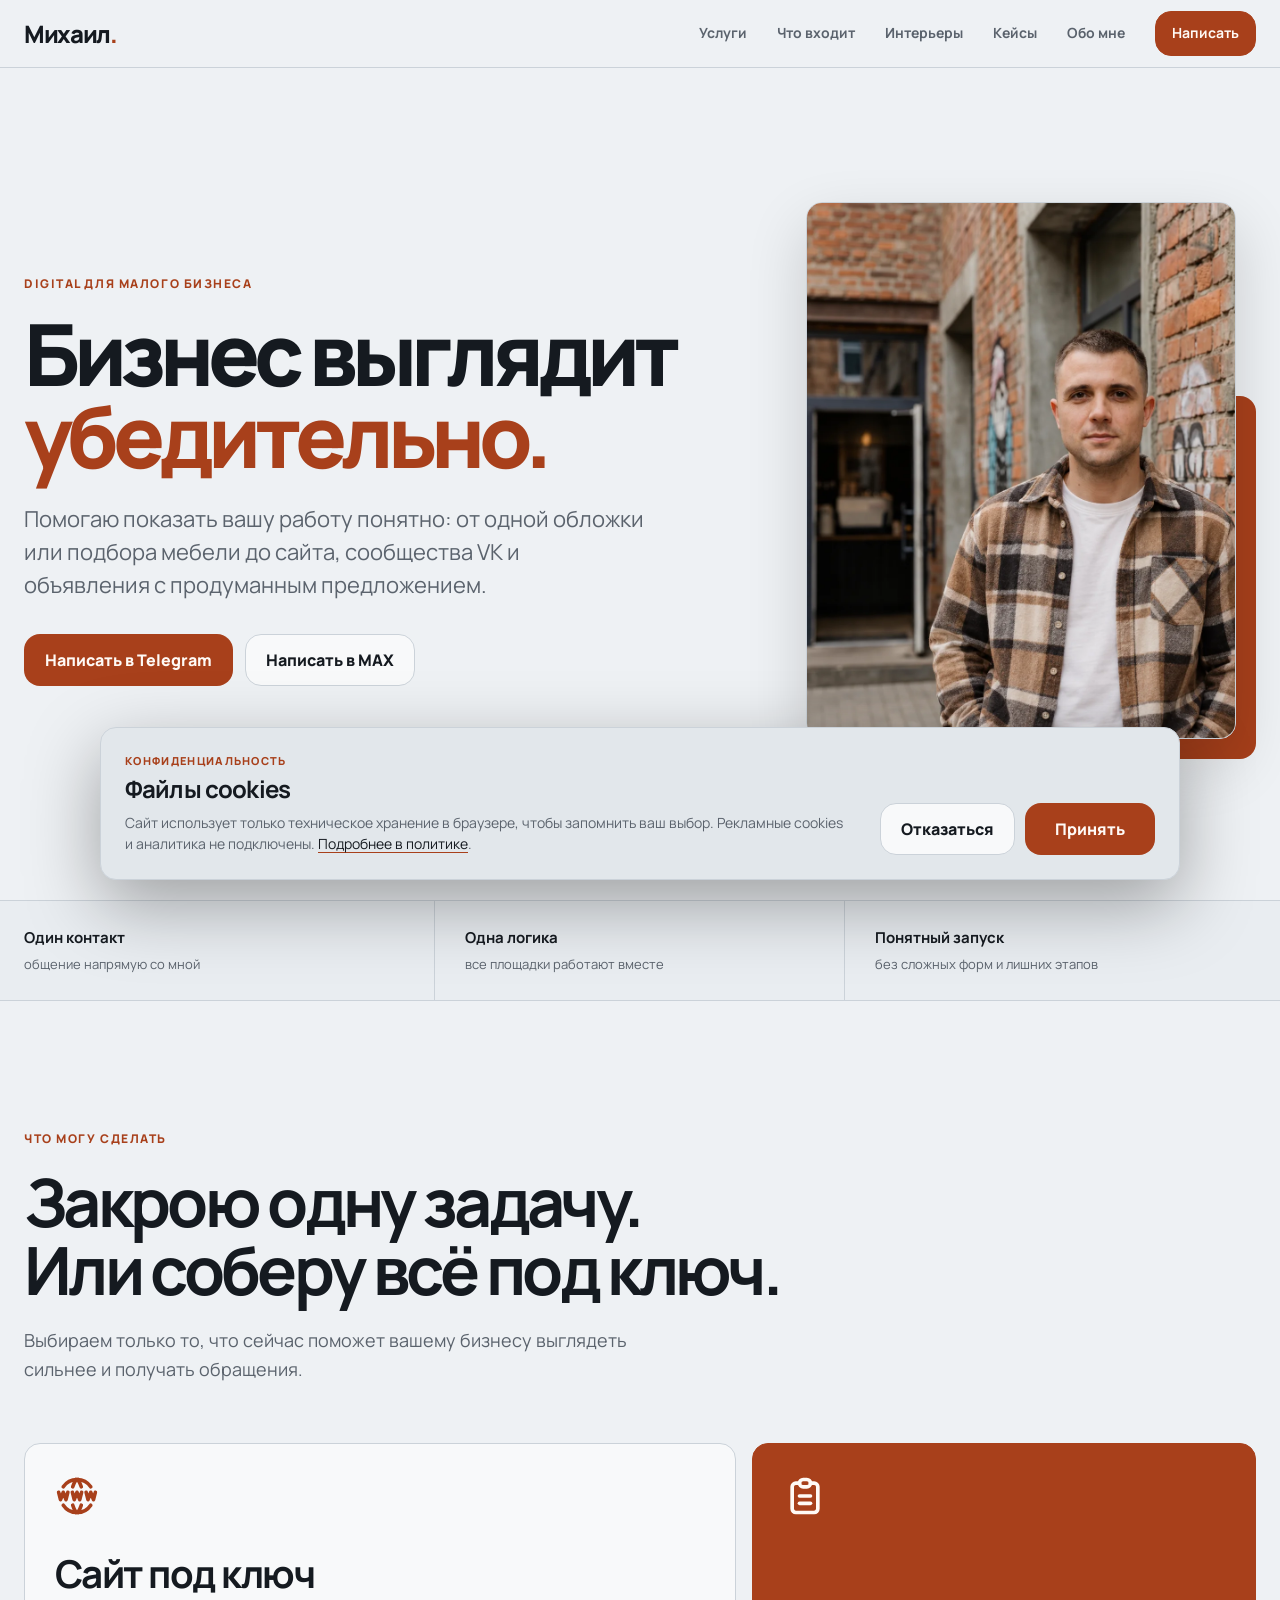
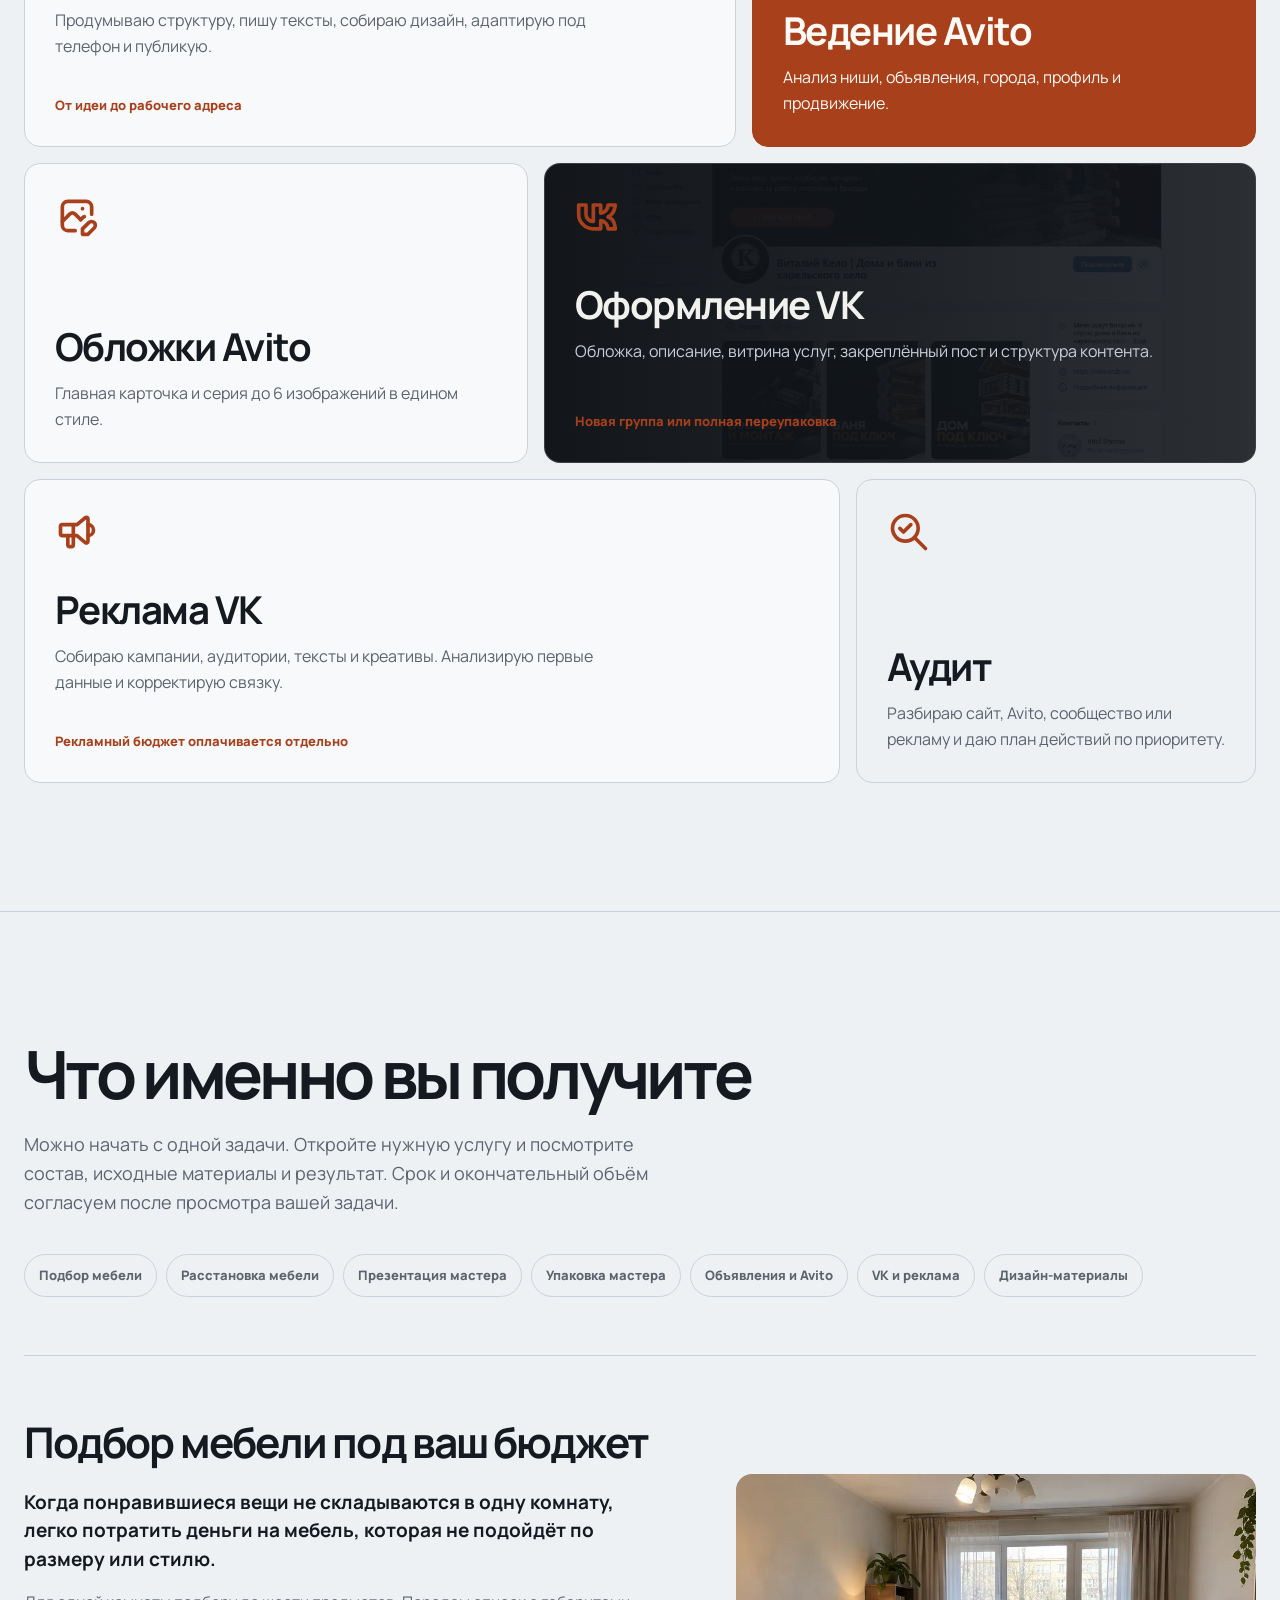
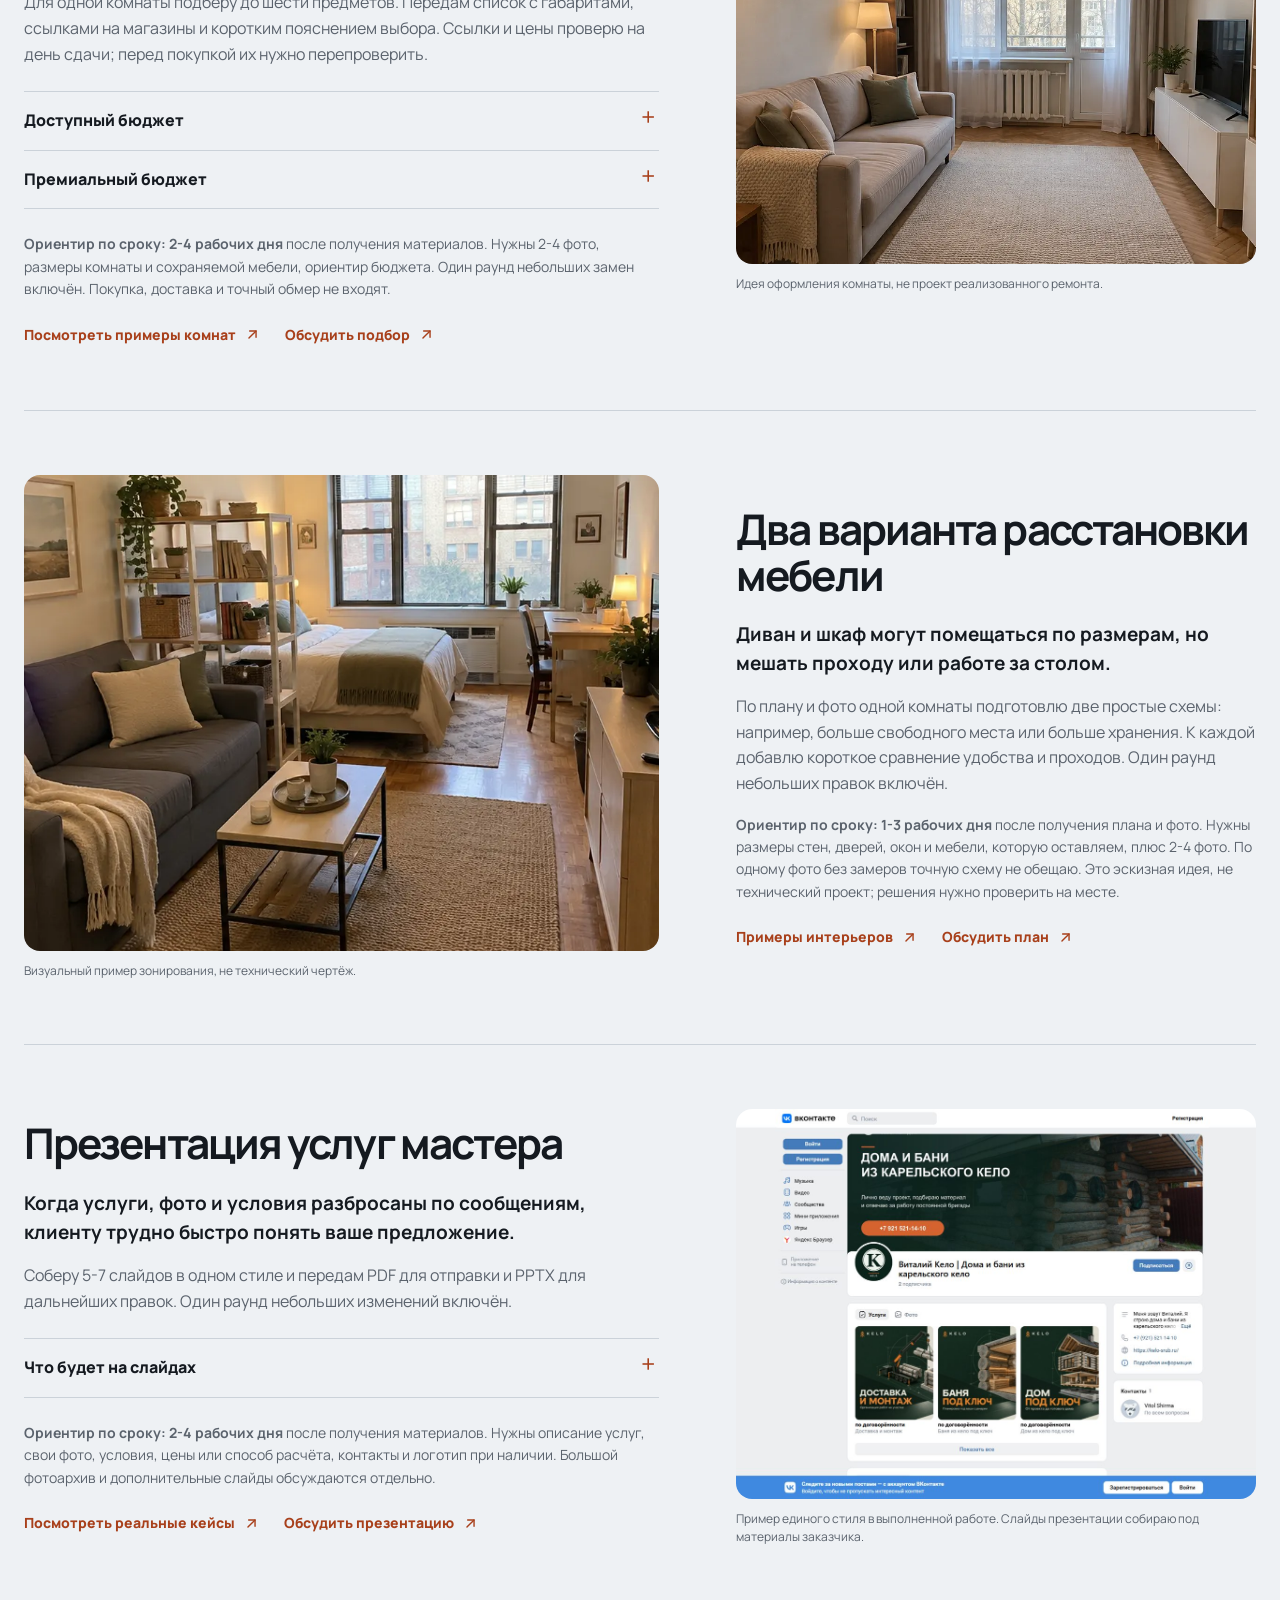
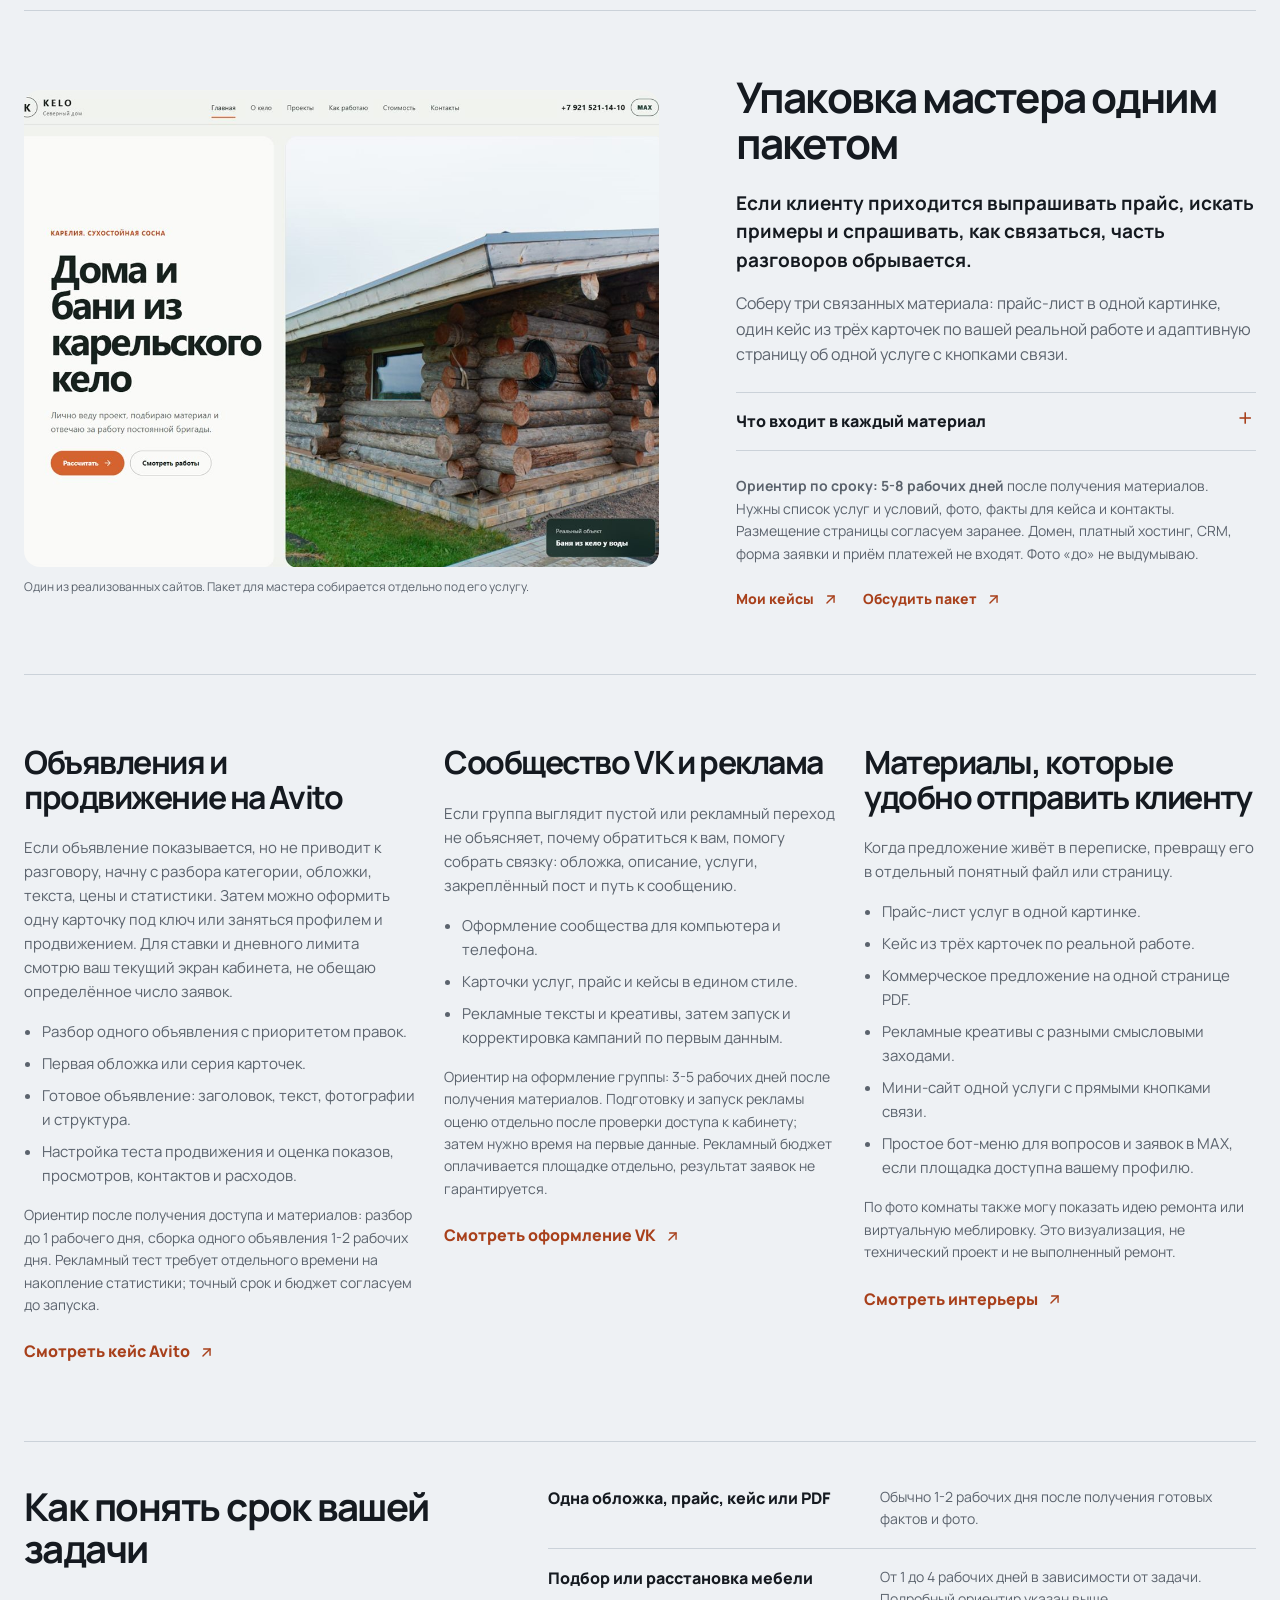
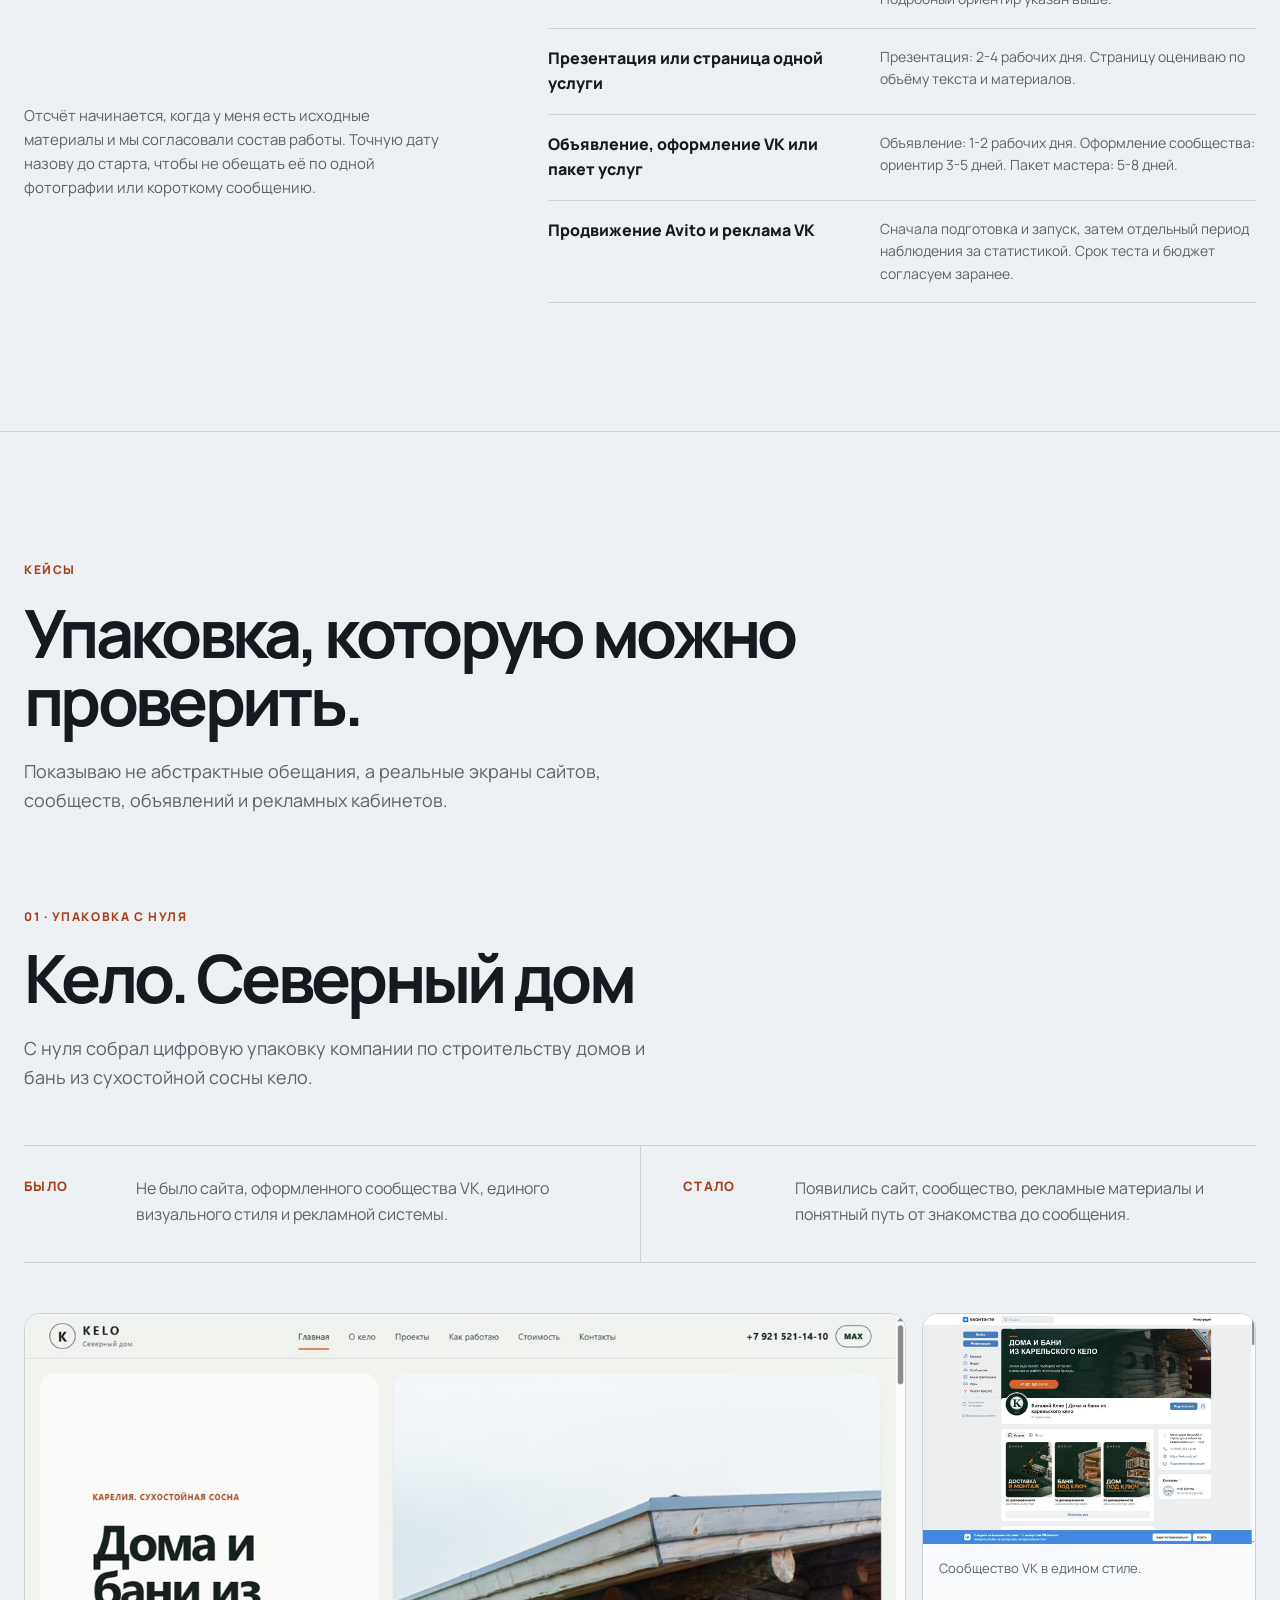
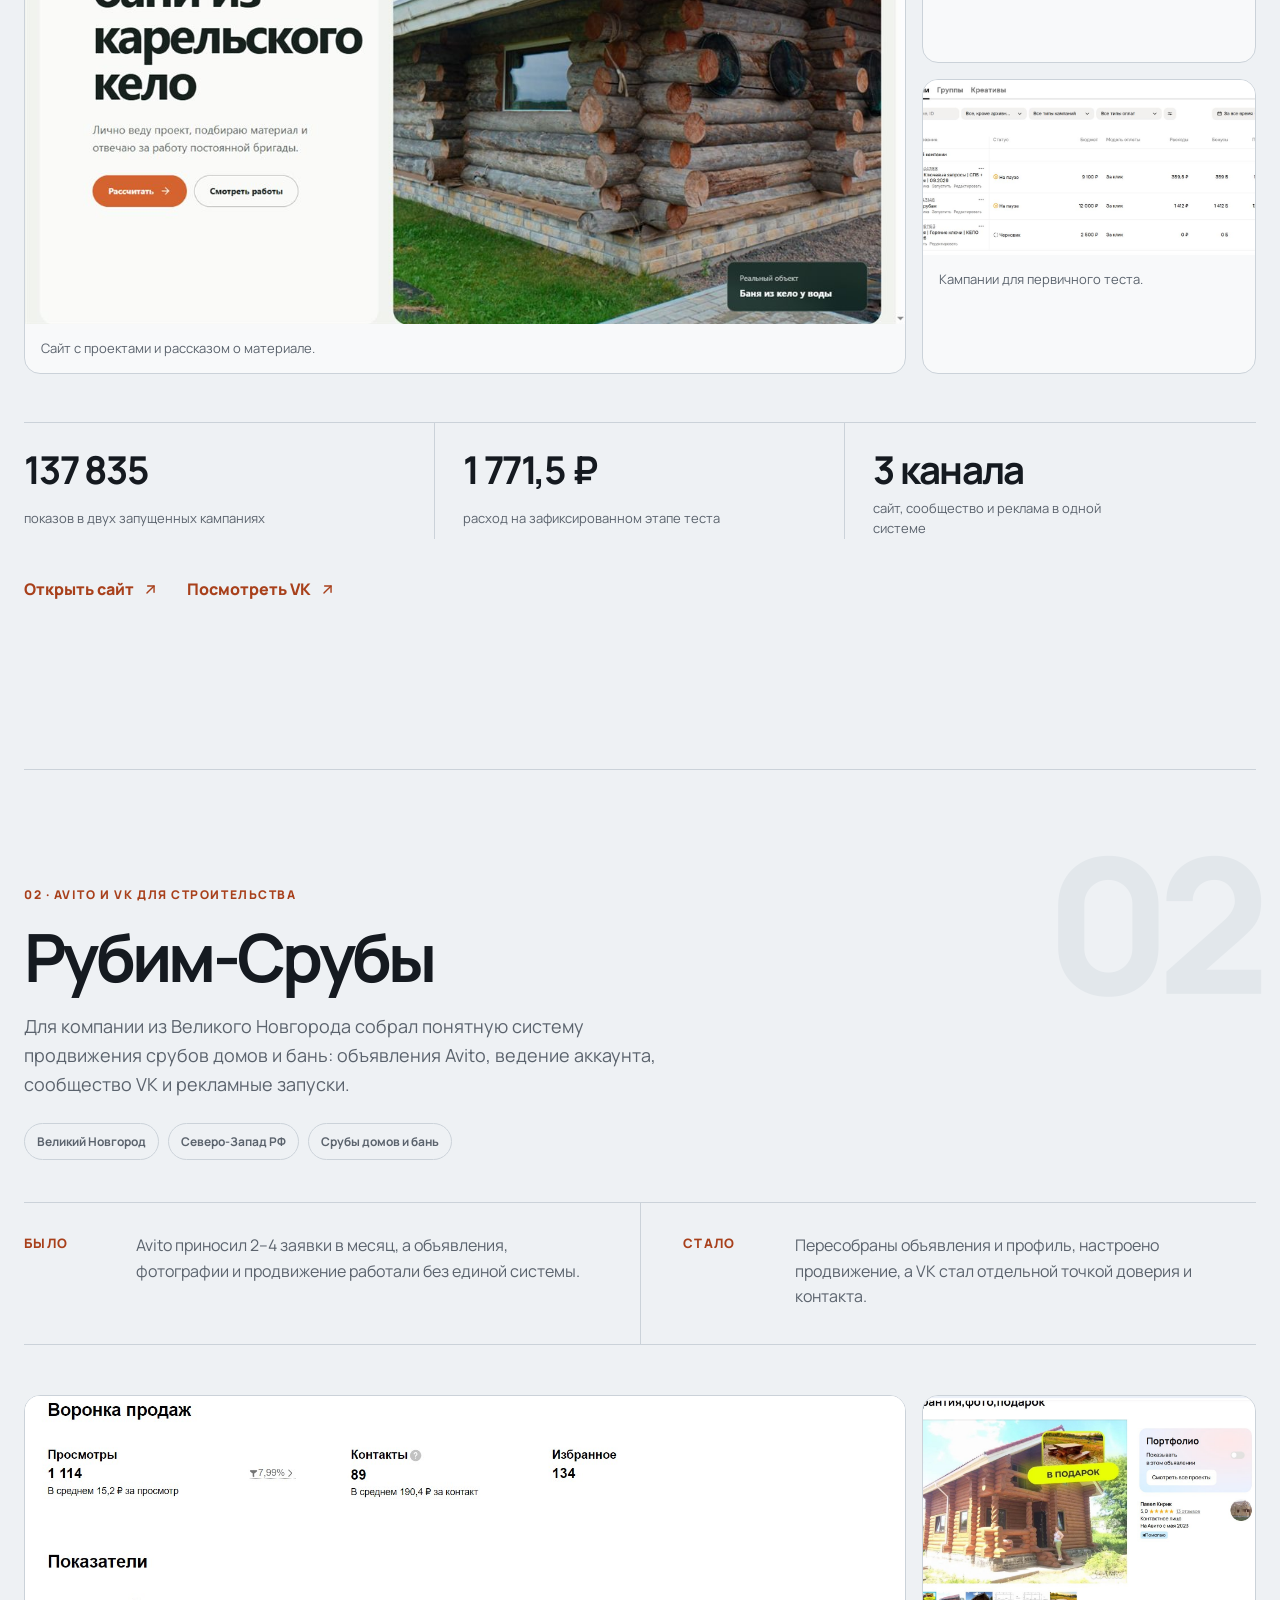
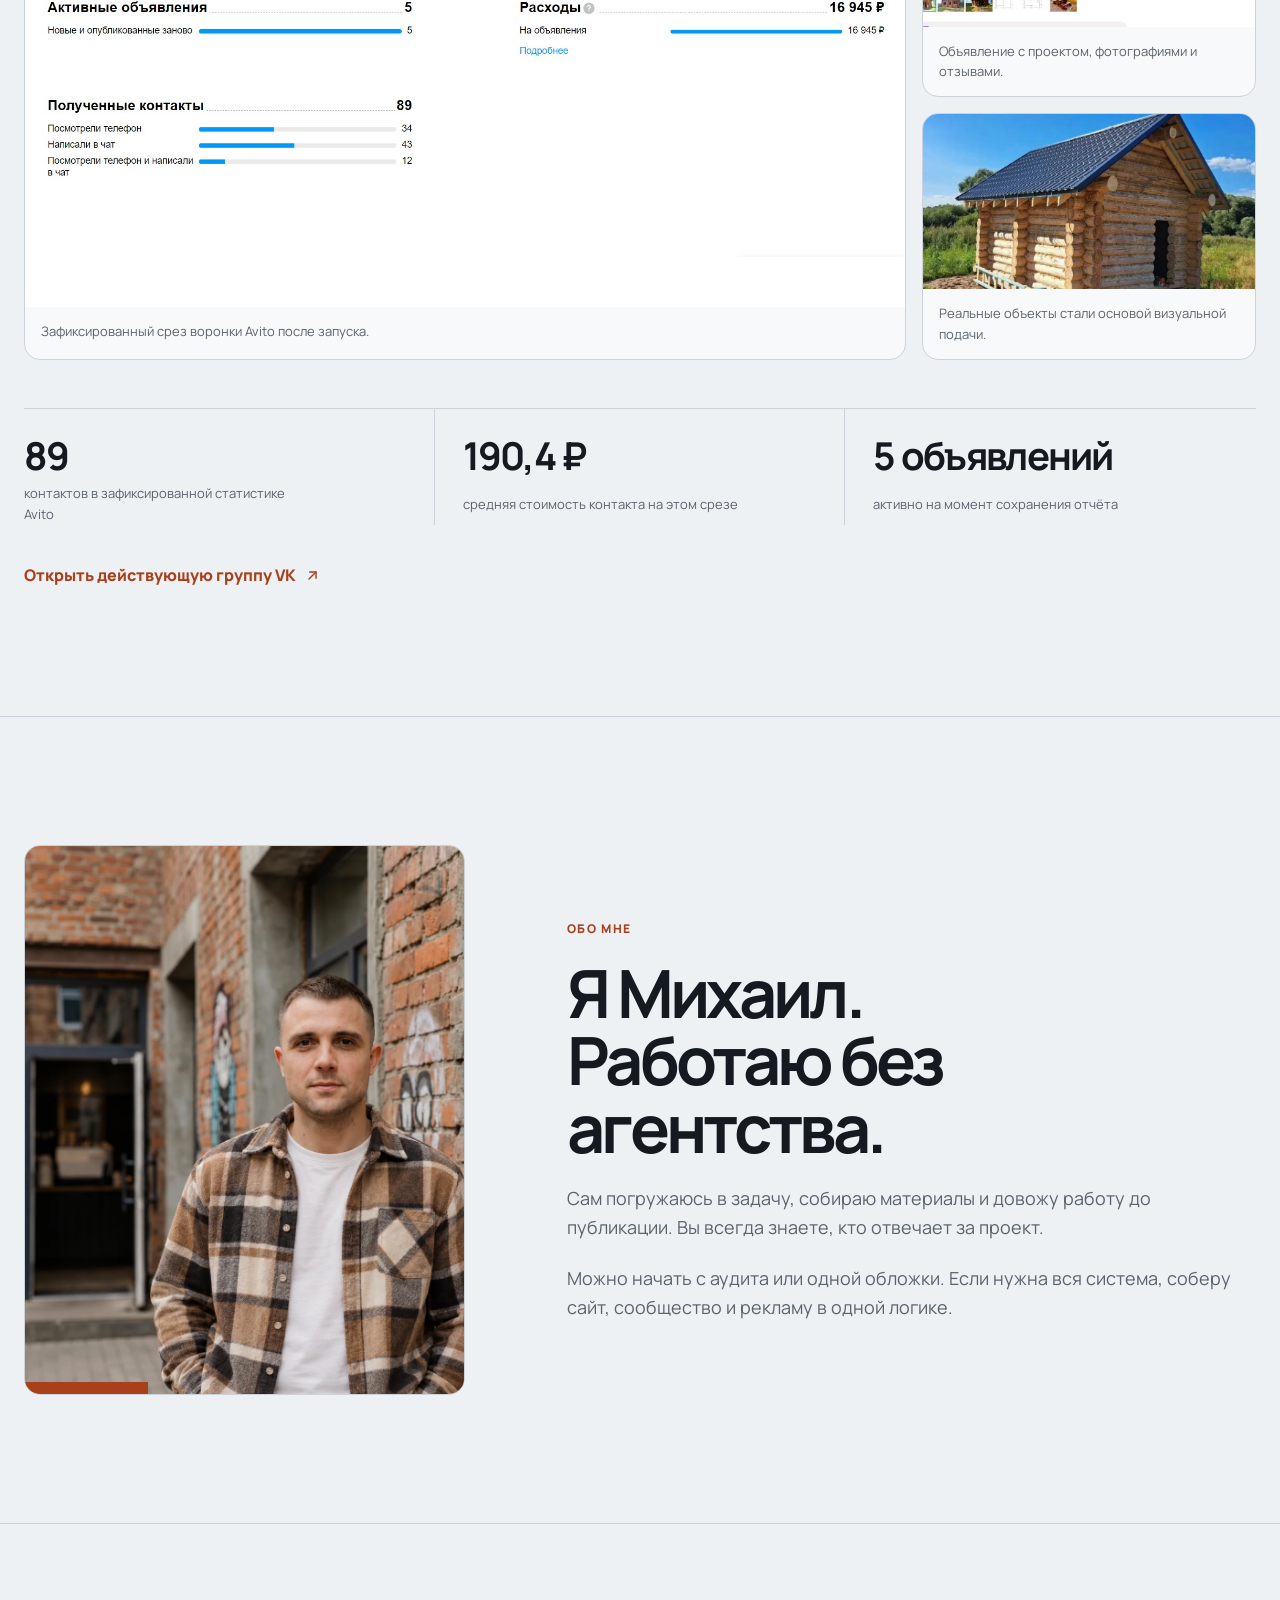
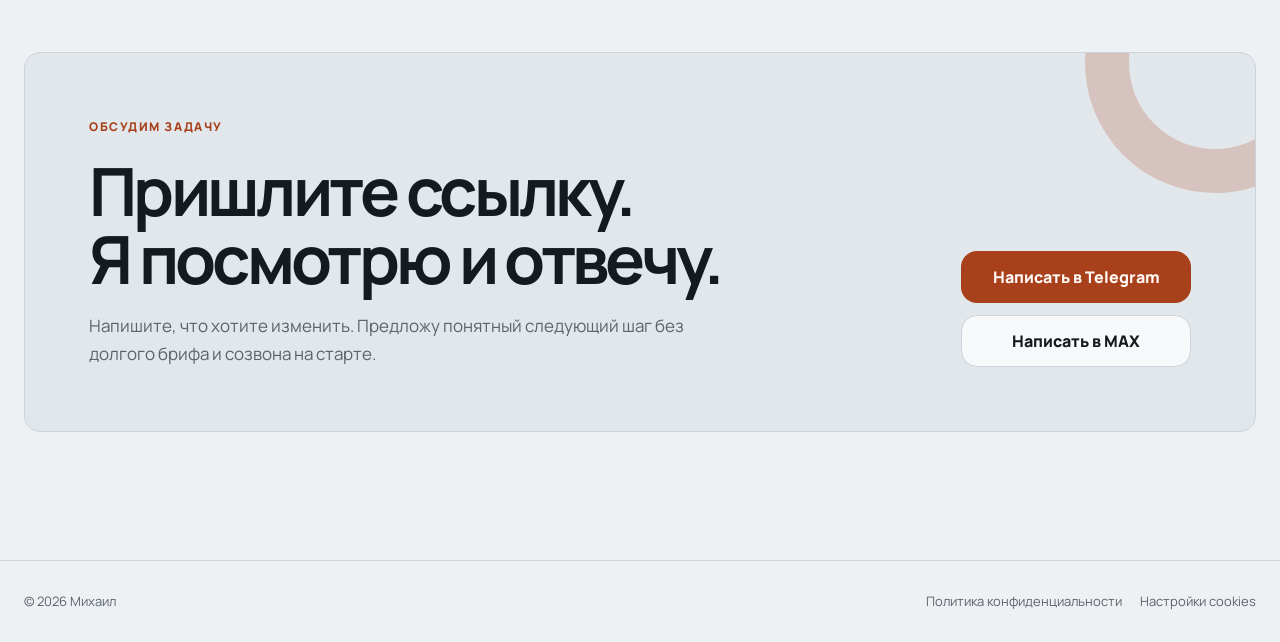
<file: index.html>
<!DOCTYPE html>
<html lang="ru">
<head>
  <meta charset="utf-8">
  <meta name="viewport" content="width=device-width, initial-scale=1">
  <title>Михаил | Портфолио услуг и идей для интерьера</title>
  <meta name="description" content="Портфолио Михаила: подбор и расстановка мебели, презентации и упаковка услуг мастера, объявления Avito, оформление VK, сайты и визуальные материалы.">
  <meta name="theme-color" content="#101318">
  <meta property="og:type" content="website">
  <meta property="og:locale" content="ru_RU">
  <meta property="og:title" content="Михаил | Портфолио услуг и идей для интерьера">
  <meta property="og:description" content="Посмотрите состав услуг и примеры: мебель, презентации, сайты, объявления Avito, оформление VK.">
  <meta property="og:url" content="https://mixailalecseevich-glitch.github.io/mihailavi-ru/">
  <meta property="og:image" content="https://mixailalecseevich-glitch.github.io/mihailavi-ru/assets/images/og-cover.jpg">
  <link rel="canonical" href="https://mixailalecseevich-glitch.github.io/mihailavi-ru/">
  <link rel="icon" href="assets/images/favicon.png" type="image/png">
  <link rel="preload" href="assets/fonts/manrope-700.ttf" as="font" type="font/ttf" crossorigin>
  <link rel="preload" href="assets/images/mikhail-cafe-approved.webp" as="image" type="image/webp" fetchpriority="high">
  <link rel="stylesheet" href="assets/fonts/manrope.css">
  <link rel="stylesheet" href="css/style.css">
  <script src="js/main.js" defer></script>
</head>
<body>
  <a class="skip-link" href="#main">Перейти к содержанию</a>

  <header class="site-header" data-header>
    <div class="shell header-inner">
      <a class="brand" href="#top" aria-label="Михаил, на главную">Михаил<span aria-hidden="true">.</span></a>
      <button class="menu-button" type="button" aria-expanded="false" aria-controls="site-nav" data-menu-button>
        <span class="menu-button-label">Меню</span>
        <span class="menu-button-lines" aria-hidden="true"><i></i><i></i></span>
      </button>
      <nav class="site-nav" id="site-nav" aria-label="Основная навигация" data-menu>
        <a href="#services">Услуги</a>
        <a href="#offer-catalog">Что входит</a>
        <a href="interiors/">Интерьеры</a>
        <a href="#case">Кейсы</a>
        <a href="#about">Обо мне</a>
        <a class="nav-contact" href="https://t.me/Mixail_AVITO" target="_blank" rel="noopener noreferrer">Написать</a>
      </nav>
    </div>
  </header>

  <main id="main">
    <section class="hero" id="top">
      <div class="shell hero-grid">
        <div class="hero-copy">
          <p class="kicker">Digital для малого бизнеса</p>
          <h1>Бизнес выглядит <span>убедительно.</span></h1>
          <p class="hero-lead">Помогаю показать вашу работу понятно: от одной обложки или подбора мебели до сайта, сообщества VK и объявления с продуманным предложением.</p>
          <div class="hero-actions" role="group" aria-label="Связаться с Михаилом">
            <a class="button button-primary" href="https://t.me/Mixail_AVITO" target="_blank" rel="noopener noreferrer">Написать в Telegram</a>
            <a class="button button-secondary" href="https://max.ru/u/f9LHodD0cOINee3s1_-P0YZuIoNThUuMHRry6sGb1ITDshGQPJgu8Gu2pZQ">Написать в MAX</a>
          </div>
        </div>

        <figure class="hero-photo">
          <div class="hero-photo-frame">
            <img src="assets/images/mikhail-cafe-approved.webp" width="1000" height="1200" alt="Михаил у кирпичной кофейни" fetchpriority="high">
          </div>
        </figure>
      </div>
    </section>

    <section class="proof-strip" aria-label="Принципы работы">
      <div class="shell proof-grid">
        <p><strong>Один контакт</strong><span>общение напрямую со мной</span></p>
        <p><strong>Одна логика</strong><span>все площадки работают вместе</span></p>
        <p><strong>Понятный запуск</strong><span>без сложных форм и лишних этапов</span></p>
      </div>
    </section>

    <section class="section services" id="services">
      <div class="shell">
        <header class="section-heading">
          <p class="kicker">Что могу сделать</p>
          <h2>Закрою одну задачу.<br>Или соберу всё под ключ.</h2>
          <p>Выбираем только то, что сейчас поможет вашему бизнесу выглядеть сильнее и получать обращения.</p>
        </header>

        <div class="service-grid">
          <article class="service-card service-card-wide">
            <span class="service-icon icon-site" aria-hidden="true"></span>
            <div><h3>Сайт под ключ</h3><p>Продумываю структуру, пишу тексты, собираю дизайн, адаптирую под телефон и публикую.</p></div>
            <span class="service-note">От идеи до рабочего адреса</span>
          </article>
          <article class="service-card service-card-compact service-card-accent">
            <span class="service-icon icon-avito" aria-hidden="true"></span>
            <div><h3>Ведение Avito</h3><p>Анализ ниши, объявления, города, профиль и продвижение.</p></div>
          </article>
          <article class="service-card service-card-compact">
            <span class="service-icon icon-covers" aria-hidden="true"></span>
            <div><h3>Обложки Avito</h3><p>Главная карточка и серия до 6 изображений в едином стиле.</p></div>
          </article>
          <article class="service-card service-card-wide service-card-photo">
            <span class="service-icon icon-vk" aria-hidden="true"></span>
            <div><h3>Оформление VK</h3><p>Обложка, описание, витрина услуг, закреплённый пост и структура контента.</p></div>
            <span class="service-note">Новая группа или полная переупаковка</span>
          </article>
          <article class="service-card service-card-wide">
            <span class="service-icon icon-ads" aria-hidden="true"></span>
            <div><h3>Реклама VK</h3><p>Собираю кампании, аудитории, тексты и креативы. Анализирую первые данные и корректирую связку.</p></div>
            <span class="service-note">Рекламный бюджет оплачивается отдельно</span>
          </article>
          <article class="service-card service-card-compact service-card-outline">
            <span class="service-icon icon-audit" aria-hidden="true"></span>
            <div><h3>Аудит</h3><p>Разбираю сайт, Avito, сообщество или рекламу и даю план действий по приоритету.</p></div>
          </article>
        </div>
      </div>
    </section>

    <section class="section offer-catalog" id="offer-catalog" aria-labelledby="catalog-title">
      <div class="shell">
        <header class="section-heading offer-heading">
          <h2 id="catalog-title">Что именно вы получите</h2>
          <p>Можно начать с одной задачи. Откройте нужную услугу и посмотрите состав, исходные материалы и результат. Срок и окончательный объём согласуем после просмотра вашей задачи.</p>
        </header>
        <nav class="offer-links" aria-label="Каталог услуг">
          <a href="#furniture-selection">Подбор мебели</a>
          <a href="#furniture-layout">Расстановка мебели</a>
          <a href="#master-presentation">Презентация мастера</a>
          <a href="#master-package">Упаковка мастера</a>
          <a href="#avito-offers">Объявления и Avito</a>
          <a href="#vk-offers">VK и реклама</a>
          <a href="#visual-offers">Дизайн-материалы</a>
        </nav>

        <article class="offer-feature" id="furniture-selection" aria-labelledby="furniture-title">
          <div class="offer-feature-copy">
            <h3 id="furniture-title">Подбор мебели под ваш бюджет</h3>
            <p class="offer-pain">Когда понравившиеся вещи не складываются в одну комнату, легко потратить деньги на мебель, которая не подойдёт по размеру или стилю.</p>
            <p>Для одной комнаты подберу до шести предметов. Передам список с габаритами, ссылками на магазины и коротким пояснением выбора. Ссылки и цены проверю на день сдачи; перед покупкой их нужно перепроверить.</p>
            <div class="offer-accordions" aria-label="Варианты подбора">
              <details><summary>Доступный бюджет</summary><p>Ищу практичные предметы в согласованном диапазоне и показываю, на чём можно сэкономить без потери удобства. Состав результата тот же: до шести предметов, размеры и ссылки.</p></details>
              <details><summary>Премиальный бюджет</summary><p>Подбираю вещи в более высоком ценовом сегменте с акцентом на материалы и сочетание. Состав результата также согласуем до старта; дорогой сегмент сам по себе не увеличивает число предметов.</p></details>
            </div>
            <p class="offer-fine"><strong>Ориентир по сроку: 2-4 рабочих дня</strong> после получения материалов. Нужны 2-4 фото, размеры комнаты и сохраняемой мебели, ориентир бюджета. Один раунд небольших замен включён. Покупка, доставка и точный обмер не входят.</p>
            <div class="offer-actions"><a class="text-link" href="interiors/">Посмотреть примеры комнат<span class="icon icon-arrow" aria-hidden="true"></span></a><a class="text-link" href="https://t.me/Mixail_AVITO" target="_blank" rel="noopener noreferrer">Обсудить подбор<span class="icon icon-arrow" aria-hidden="true"></span></a></div>
          </div>
          <figure class="offer-visual"><img src="interiors/images/living-after.webp" width="900" height="650" loading="lazy" alt="Демонстрационный вариант оформления гостиной"><figcaption>Идея оформления комнаты, не проект реализованного ремонта.</figcaption></figure>
        </article>

        <article class="offer-feature offer-feature-reverse" id="furniture-layout" aria-labelledby="layout-title">
          <div class="offer-feature-copy">
            <h3 id="layout-title">Два варианта расстановки мебели</h3>
            <p class="offer-pain">Диван и шкаф могут помещаться по размерам, но мешать проходу или работе за столом.</p>
            <p>По плану и фото одной комнаты подготовлю две простые схемы: например, больше свободного места или больше хранения. К каждой добавлю короткое сравнение удобства и проходов. Один раунд небольших правок включён.</p>
            <p class="offer-fine"><strong>Ориентир по сроку: 1-3 рабочих дня</strong> после получения плана и фото. Нужны размеры стен, дверей, окон и мебели, которую оставляем, плюс 2-4 фото. По одному фото без замеров точную схему не обещаю. Это эскизная идея, не технический проект; решения нужно проверить на месте.</p>
            <div class="offer-actions"><a class="text-link" href="interiors/">Примеры интерьеров<span class="icon icon-arrow" aria-hidden="true"></span></a><a class="text-link" href="https://t.me/Mixail_AVITO" target="_blank" rel="noopener noreferrer">Обсудить план<span class="icon icon-arrow" aria-hidden="true"></span></a></div>
          </div>
          <figure class="offer-visual"><img src="interiors/images/studio-after.webp" width="900" height="650" loading="lazy" alt="Демонстрационный вариант зонирования студии"><figcaption>Визуальный пример зонирования, не технический чертёж.</figcaption></figure>
        </article>

        <article class="offer-feature" id="master-presentation" aria-labelledby="presentation-title">
          <div class="offer-feature-copy">
            <h3 id="presentation-title">Презентация услуг мастера</h3>
            <p class="offer-pain">Когда услуги, фото и условия разбросаны по сообщениям, клиенту трудно быстро понять ваше предложение.</p>
            <p>Соберу 5-7 слайдов в одном стиле и передам PDF для отправки и PPTX для дальнейших правок. Один раунд небольших изменений включён.</p>
            <details class="offer-details"><summary>Что будет на слайдах</summary><ol><li>Кто вы и чем помогаете.</li><li>Основные услуги.</li><li>Как проходит работа.</li><li>Реальные фото и примеры.</li><li>Условия и порядок расчёта.</li><li>Ответы на частые вопросы, если они нужны.</li><li>Контакты и следующий шаг.</li></ol><p>Точный порядок и число слайдов определим по вашим материалам. Не выдумываю отзывы и результаты.</p></details>
            <p class="offer-fine"><strong>Ориентир по сроку: 2-4 рабочих дня</strong> после получения материалов. Нужны описание услуг, свои фото, условия, цены или способ расчёта, контакты и логотип при наличии. Большой фотоархив и дополнительные слайды обсуждаются отдельно.</p>
            <div class="offer-actions"><a class="text-link" href="#case">Посмотреть реальные кейсы<span class="icon icon-arrow" aria-hidden="true"></span></a><a class="text-link" href="https://t.me/Mixail_AVITO" target="_blank" rel="noopener noreferrer">Обсудить презентацию<span class="icon icon-arrow" aria-hidden="true"></span></a></div>
          </div>
          <figure class="offer-visual offer-photo"><img src="assets/images/kelo-vk.jpg" width="1200" height="833" loading="lazy" alt="Реальный пример визуального оформления сообщества Кело"><figcaption>Пример единого стиля в выполненной работе. Слайды презентации собираю под материалы заказчика.</figcaption></figure>
        </article>

        <article class="offer-feature offer-feature-reverse" id="master-package" aria-labelledby="package-title">
          <div class="offer-feature-copy">
            <h3 id="package-title">Упаковка мастера одним пакетом</h3>
            <p class="offer-pain">Если клиенту приходится выпрашивать прайс, искать примеры и спрашивать, как связаться, часть разговоров обрывается.</p>
            <p>Соберу три связанных материала: прайс-лист в одной картинке, один кейс из трёх карточек по вашей реальной работе и адаптивную страницу об одной услуге с кнопками связи.</p>
            <details class="offer-details"><summary>Что входит в каждый материал</summary><ul><li>Прайс: ваши услуги и цены в читаемом формате.</li><li>Кейс: задача, работа и результат по вашим фактам и фото.</li><li>Страница: описание одной услуги, примеры, условия и способы связи.</li></ul></details>
            <p class="offer-fine"><strong>Ориентир по сроку: 5-8 рабочих дней</strong> после получения материалов. Нужны список услуг и условий, фото, факты для кейса и контакты. Размещение страницы согласуем заранее. Домен, платный хостинг, CRM, форма заявки и приём платежей не входят. Фото «до» не выдумываю.</p>
            <div class="offer-actions"><a class="text-link" href="#case">Мои кейсы<span class="icon icon-arrow" aria-hidden="true"></span></a><a class="text-link" href="https://t.me/Mixail_AVITO" target="_blank" rel="noopener noreferrer">Обсудить пакет<span class="icon icon-arrow" aria-hidden="true"></span></a></div>
          </div>
          <figure class="offer-visual offer-photo"><img src="assets/images/kelo-site.jpg" width="1200" height="833" loading="lazy" alt="Главный экран выполненного сайта Кело"><figcaption>Один из реализованных сайтов. Пакет для мастера собирается отдельно под его услугу.</figcaption></figure>
        </article>

        <div class="offer-groups">
          <section class="offer-group" id="avito-offers" aria-labelledby="avito-title"><h3 id="avito-title">Объявления и продвижение на Avito</h3><p>Если объявление показывается, но не приводит к разговору, начну с разбора категории, обложки, текста, цены и статистики. Затем можно оформить одну карточку под ключ или заняться профилем и продвижением. Для ставки и дневного лимита смотрю ваш текущий экран кабинета, не обещаю определённое число заявок.</p><ul><li>Разбор одного объявления с приоритетом правок.</li><li>Первая обложка или серия карточек.</li><li>Готовое объявление: заголовок, текст, фотографии и структура.</li><li>Настройка теста продвижения и оценка показов, просмотров, контактов и расходов.</li></ul><p class="offer-fine">Ориентир после получения доступа и материалов: разбор до 1 рабочего дня, сборка одного объявления 1-2 рабочих дня. Рекламный тест требует отдельного времени на накопление статистики; точный срок и бюджет согласуем до запуска.</p><a class="text-link" href="#case-sruby">Смотреть кейс Avito<span class="icon icon-arrow" aria-hidden="true"></span></a></section>
          <section class="offer-group" id="vk-offers" aria-labelledby="vk-title"><h3 id="vk-title">Сообщество VK и реклама</h3><p>Если группа выглядит пустой или рекламный переход не объясняет, почему обратиться к вам, помогу собрать связку: обложка, описание, услуги, закреплённый пост и путь к сообщению.</p><ul><li>Оформление сообщества для компьютера и телефона.</li><li>Карточки услуг, прайс и кейсы в едином стиле.</li><li>Рекламные тексты и креативы, затем запуск и корректировка кампаний по первым данным.</li></ul><p class="offer-fine">Ориентир на оформление группы: 3-5 рабочих дней после получения материалов. Подготовку и запуск рекламы оценю отдельно после проверки доступа к кабинету; затем нужно время на первые данные. Рекламный бюджет оплачивается площадке отдельно, результат заявок не гарантируется.</p><a class="text-link" href="#case">Смотреть оформление VK<span class="icon icon-arrow" aria-hidden="true"></span></a></section>
          <section class="offer-group" id="visual-offers" aria-labelledby="visual-title"><h3 id="visual-title">Материалы, которые удобно отправить клиенту</h3><p>Когда предложение живёт в переписке, превращу его в отдельный понятный файл или страницу.</p><ul><li>Прайс-лист услуг в одной картинке.</li><li>Кейс из трёх карточек по реальной работе.</li><li>Коммерческое предложение на одной странице PDF.</li><li>Рекламные креативы с разными смысловыми заходами.</li><li>Мини-сайт одной услуги с прямыми кнопками связи.</li><li>Простое бот-меню для вопросов и заявок в MAX, если площадка доступна вашему профилю.</li></ul><p class="offer-fine">По фото комнаты также могу показать идею ремонта или виртуальную меблировку. Это визуализация, не технический проект и не выполненный ремонт.</p><a class="text-link" href="interiors/">Смотреть интерьеры<span class="icon icon-arrow" aria-hidden="true"></span></a></section>
        </div>
        <div class="delivery-guide" aria-labelledby="delivery-title">
          <h3 id="delivery-title">Как понять срок вашей задачи</h3>
          <p>Отсчёт начинается, когда у меня есть исходные материалы и мы согласовали состав работы. Точную дату назову до старта, чтобы не обещать её по одной фотографии или короткому сообщению.</p>
          <dl>
            <div><dt>Одна обложка, прайс, кейс или PDF</dt><dd>Обычно 1-2 рабочих дня после получения готовых фактов и фото.</dd></div>
            <div><dt>Подбор или расстановка мебели</dt><dd>От 1 до 4 рабочих дней в зависимости от задачи. Подробный ориентир указан выше.</dd></div>
            <div><dt>Презентация или страница одной услуги</dt><dd>Презентация: 2-4 рабочих дня. Страницу оцениваю по объёму текста и материалов.</dd></div>
            <div><dt>Объявление, оформление VK или пакет услуг</dt><dd>Объявление: 1-2 рабочих дня. Оформление сообщества: ориентир 3-5 дней. Пакет мастера: 5-8 дней.</dd></div>
            <div><dt>Продвижение Avito и реклама VK</dt><dd>Сначала подготовка и запуск, затем отдельный период наблюдения за статистикой. Срок теста и бюджет согласуем заранее.</dd></div>
          </dl>
        </div>
      </div>
    </section>

    <section class="section case" id="case">
      <div class="shell">
        <header class="section-heading case-overview">
          <p class="kicker">Кейсы</p>
          <h2>Упаковка, которую можно проверить.</h2>
          <p>Показываю не абстрактные обещания, а реальные экраны сайтов, сообществ, объявлений и рекламных кабинетов.</p>
        </header>

        <article class="project-case">
          <header class="section-heading case-intro">
            <p class="case-label">01 · упаковка с нуля</p>
            <h3>Кело. Северный дом</h3>
            <p>С нуля собрал цифровую упаковку компании по строительству домов и бань из сухостойной сосны кело.</p>
          </header>

          <div class="case-story">
            <div class="case-state"><span>Было</span><p>Не было сайта, оформленного сообщества VK, единого визуального стиля и рекламной системы.</p></div>
            <div class="case-state case-state-result"><span>Стало</span><p>Появились сайт, сообщество, рекламные материалы и понятный путь от знакомства до сообщения.</p></div>
          </div>

          <div class="case-gallery">
            <figure class="case-main-shot"><img src="assets/images/kelo-site.jpg" width="1200" height="833" loading="lazy" alt="Главный экран сайта Кело Северный дом"><figcaption>Сайт с проектами и рассказом о материале.</figcaption></figure>
            <div class="case-side-shots">
              <figure><img src="assets/images/kelo-vk.jpg" width="1200" height="833" loading="lazy" alt="Оформленное сообщество Кело Северный дом во ВКонтакте"><figcaption>Сообщество VK в едином стиле.</figcaption></figure>
              <figure><img src="assets/images/kelo-ads.jpg" width="1200" height="515" loading="lazy" alt="Рекламные кампании проекта Кело в кабинете VK"><figcaption>Кампании для первичного теста.</figcaption></figure>
            </div>
          </div>

          <div class="case-facts">
            <p><strong>137 835</strong><span>показов в двух запущенных кампаниях</span></p>
            <p><strong>1 771,5 ₽</strong><span>расход на зафиксированном этапе теста</span></p>
            <p><strong>3 канала</strong><span>сайт, сообщество и реклама в одной системе</span></p>
          </div>

          <div class="case-links">
            <a class="text-link" href="https://kelo-srub.ru/" target="_blank" rel="noopener">Открыть сайт<span class="icon icon-arrow" aria-hidden="true"></span></a>
            <a class="text-link" href="https://vk.ru/kelosevernyidom" target="_blank" rel="noopener">Посмотреть VK<span class="icon icon-arrow" aria-hidden="true"></span></a>
          </div>
        </article>

        <article class="project-case project-case-srub" id="case-sruby">
          <header class="section-heading case-intro">
            <p class="case-label">02 · Avito и VK для строительства</p>
            <h3>Рубим-Срубы</h3>
            <p>Для компании из Великого Новгорода собрал понятную систему продвижения срубов домов и бань: объявления Avito, ведение аккаунта, сообщество VK и рекламные запуски.</p>
          </header>

          <div class="case-meta">
            <span>Великий Новгород</span>
            <span>Северо-Запад РФ</span>
            <span>Срубы домов и бань</span>
          </div>

          <div class="case-story">
            <div class="case-state"><span>Было</span><p>Avito приносил 2–4 заявки в месяц, а объявления, фотографии и продвижение работали без единой системы.</p></div>
            <div class="case-state case-state-result"><span>Стало</span><p>Пересобраны объявления и профиль, настроено продвижение, а VK стал отдельной точкой доверия и контакта.</p></div>
          </div>

          <div class="case-gallery case-gallery-reverse">
            <figure class="case-main-shot case-main-shot-stats"><img src="assets/images/srub-avito-stats.jpg" width="1600" height="870" loading="lazy" alt="Статистика продвижения объявлений срубов на Avito"><figcaption>Зафиксированный срез воронки Avito после запуска.</figcaption></figure>
            <div class="case-side-shots">
              <figure><img src="assets/images/srub-avito-listing.jpg" width="1500" height="798" loading="lazy" alt="Оформленное объявление о строительстве сруба на Avito"><figcaption>Объявление с проектом, фотографиями и отзывами.</figcaption></figure>
              <figure class="case-photo-shot"><img src="assets/images/srub-house.jpg" width="880" height="868" loading="lazy" alt="Построенная баня из бревна"><figcaption>Реальные объекты стали основой визуальной подачи.</figcaption></figure>
            </div>
          </div>

          <div class="case-facts">
            <p><strong>89</strong><span>контактов в зафиксированной статистике Avito</span></p>
            <p><strong>190,4 ₽</strong><span>средняя стоимость контакта на этом срезе</span></p>
            <p><strong>5 объявлений</strong><span>активно на момент сохранения отчёта</span></p>
          </div>

          <div class="case-links">
            <a class="text-link" href="https://vk.ru/rubim_srubi53" target="_blank" rel="noopener">Открыть действующую группу VK<span class="icon icon-arrow" aria-hidden="true"></span></a>
          </div>
        </article>
      </div>
    </section>

    <section class="section about" id="about">
      <div class="shell about-grid">
        <figure class="about-photo"><img src="assets/images/mikhail-cafe-approved.webp" width="1000" height="1200" loading="lazy" alt="Михаил у кирпичной кофейни в клетчатой рубашке"></figure>
        <div class="about-copy">
          <p class="kicker">Обо мне</p>
          <h2>Я Михаил.<br>Работаю без агентства.</h2>
          <p>Сам погружаюсь в задачу, собираю материалы и довожу работу до публикации. Вы всегда знаете, кто отвечает за проект.</p>
          <p>Можно начать с аудита или одной обложки. Если нужна вся система, соберу сайт, сообщество и рекламу в одной логике.</p>
        </div>
      </div>
    </section>

    <section class="section contact" id="contact">
      <div class="shell contact-panel">
        <div class="contact-copy">
          <p class="kicker">Обсудим задачу</p>
          <h2>Пришлите ссылку.<br>Я посмотрю и отвечу.</h2>
          <p>Напишите, что хотите изменить. Предложу понятный следующий шаг без долгого брифа и созвона на старте.</p>
        </div>
        <div class="contact-actions">
          <a class="button button-primary" href="https://t.me/Mixail_AVITO" target="_blank" rel="noopener noreferrer">Написать в Telegram</a>
          <a class="button button-secondary" href="https://max.ru/u/f9LHodD0cOINee3s1_-P0YZuIoNThUuMHRry6sGb1ITDshGQPJgu8Gu2pZQ">Написать в MAX</a>
        </div>
      </div>
    </section>
  </main>

  <footer class="site-footer">
    <div class="shell footer-inner">
      <p>© <span data-year>2026</span> Михаил</p>
      <nav class="footer-links" aria-label="Правовая информация">
        <a href="privacy.html">Политика конфиденциальности</a>
        <button type="button" data-cookie-settings>Настройки cookies</button>
      </nav>
    </div>
  </footer>

  <aside class="cookie-banner" data-cookie-banner role="dialog" aria-labelledby="cookie-title" aria-describedby="cookie-description" hidden>
    <div class="cookie-copy">
      <p class="cookie-label">Конфиденциальность</p>
      <h2 id="cookie-title">Файлы cookies</h2>
      <p id="cookie-description">Сайт использует только техническое хранение в браузере, чтобы запомнить ваш выбор. Рекламные cookies и аналитика не подключены. <a href="privacy.html">Подробнее в политике</a>.</p>
    </div>
    <div class="cookie-actions" role="group" aria-label="Выбор использования cookies">
      <button class="button button-secondary" type="button" data-cookie-reject>Отказаться</button>
      <button class="button button-primary" type="button" data-cookie-accept>Принять</button>
    </div>
  </aside>
</body>
</html>
</file>
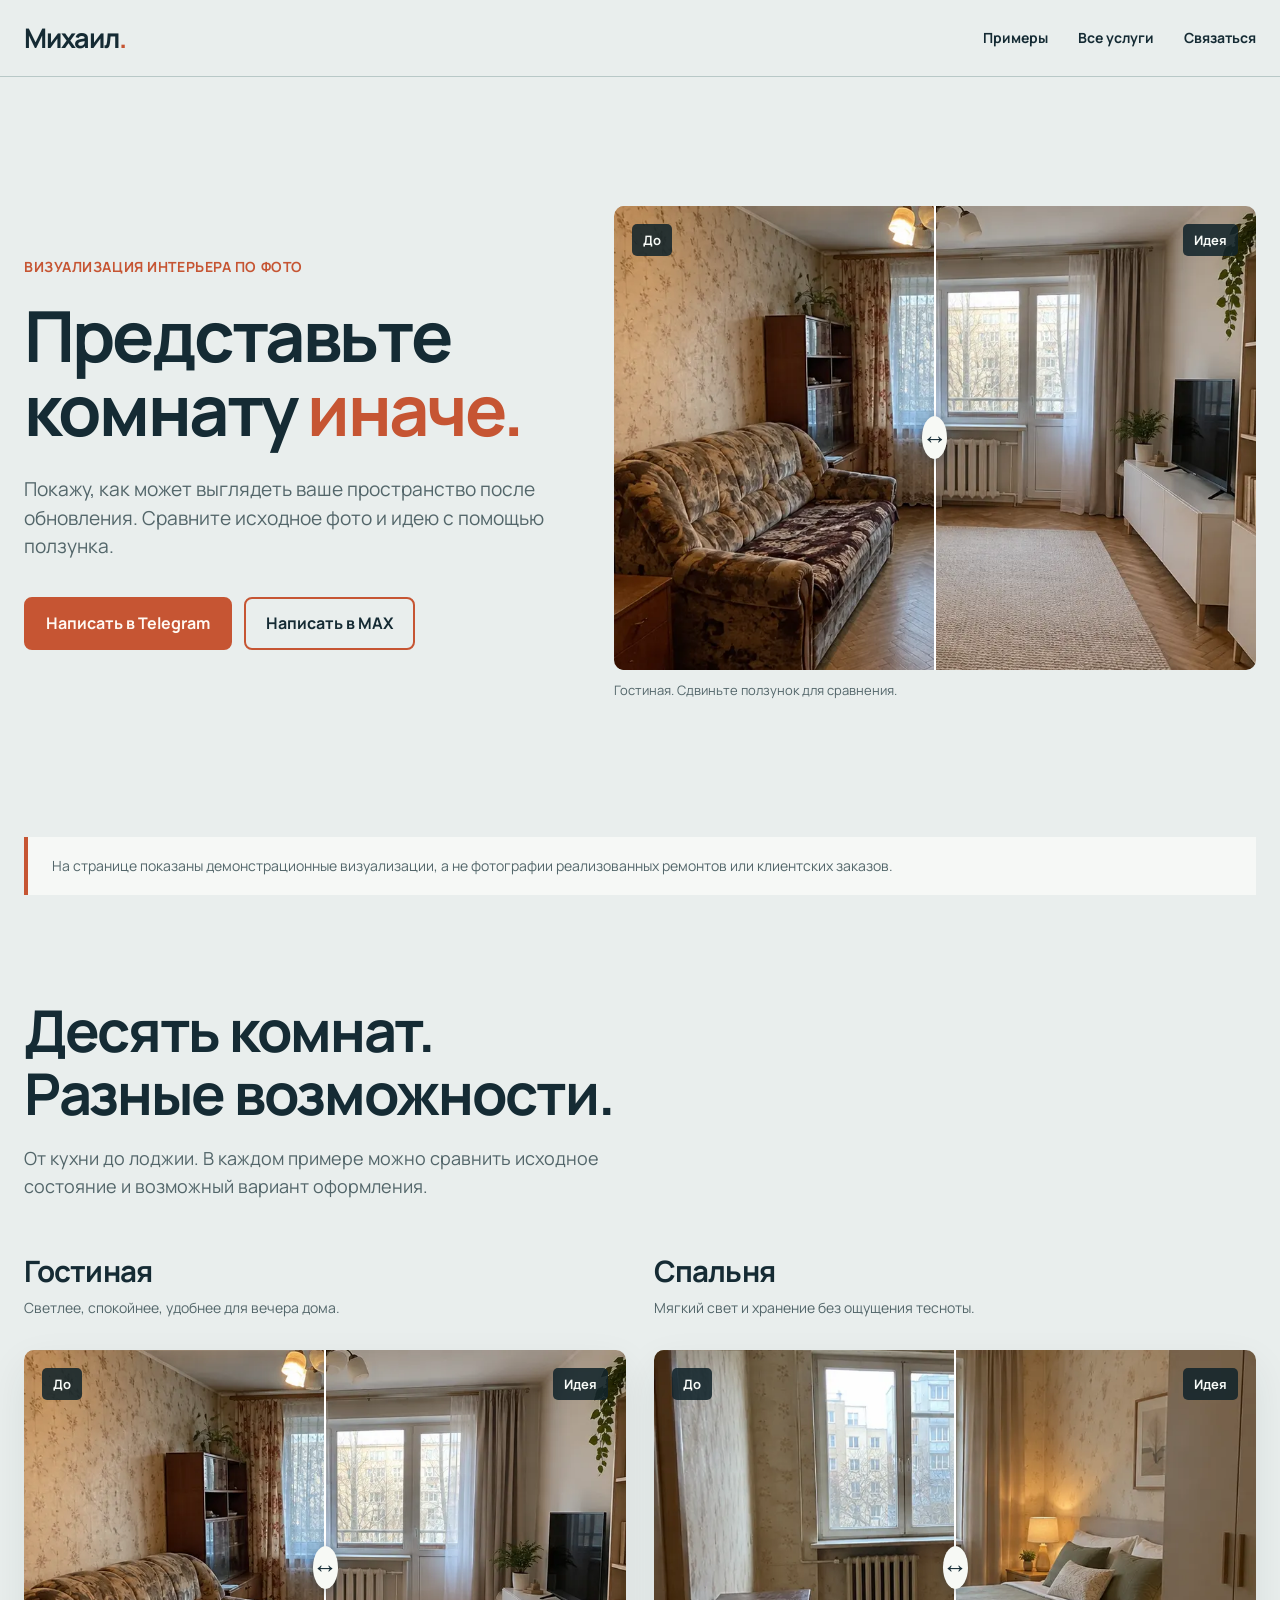
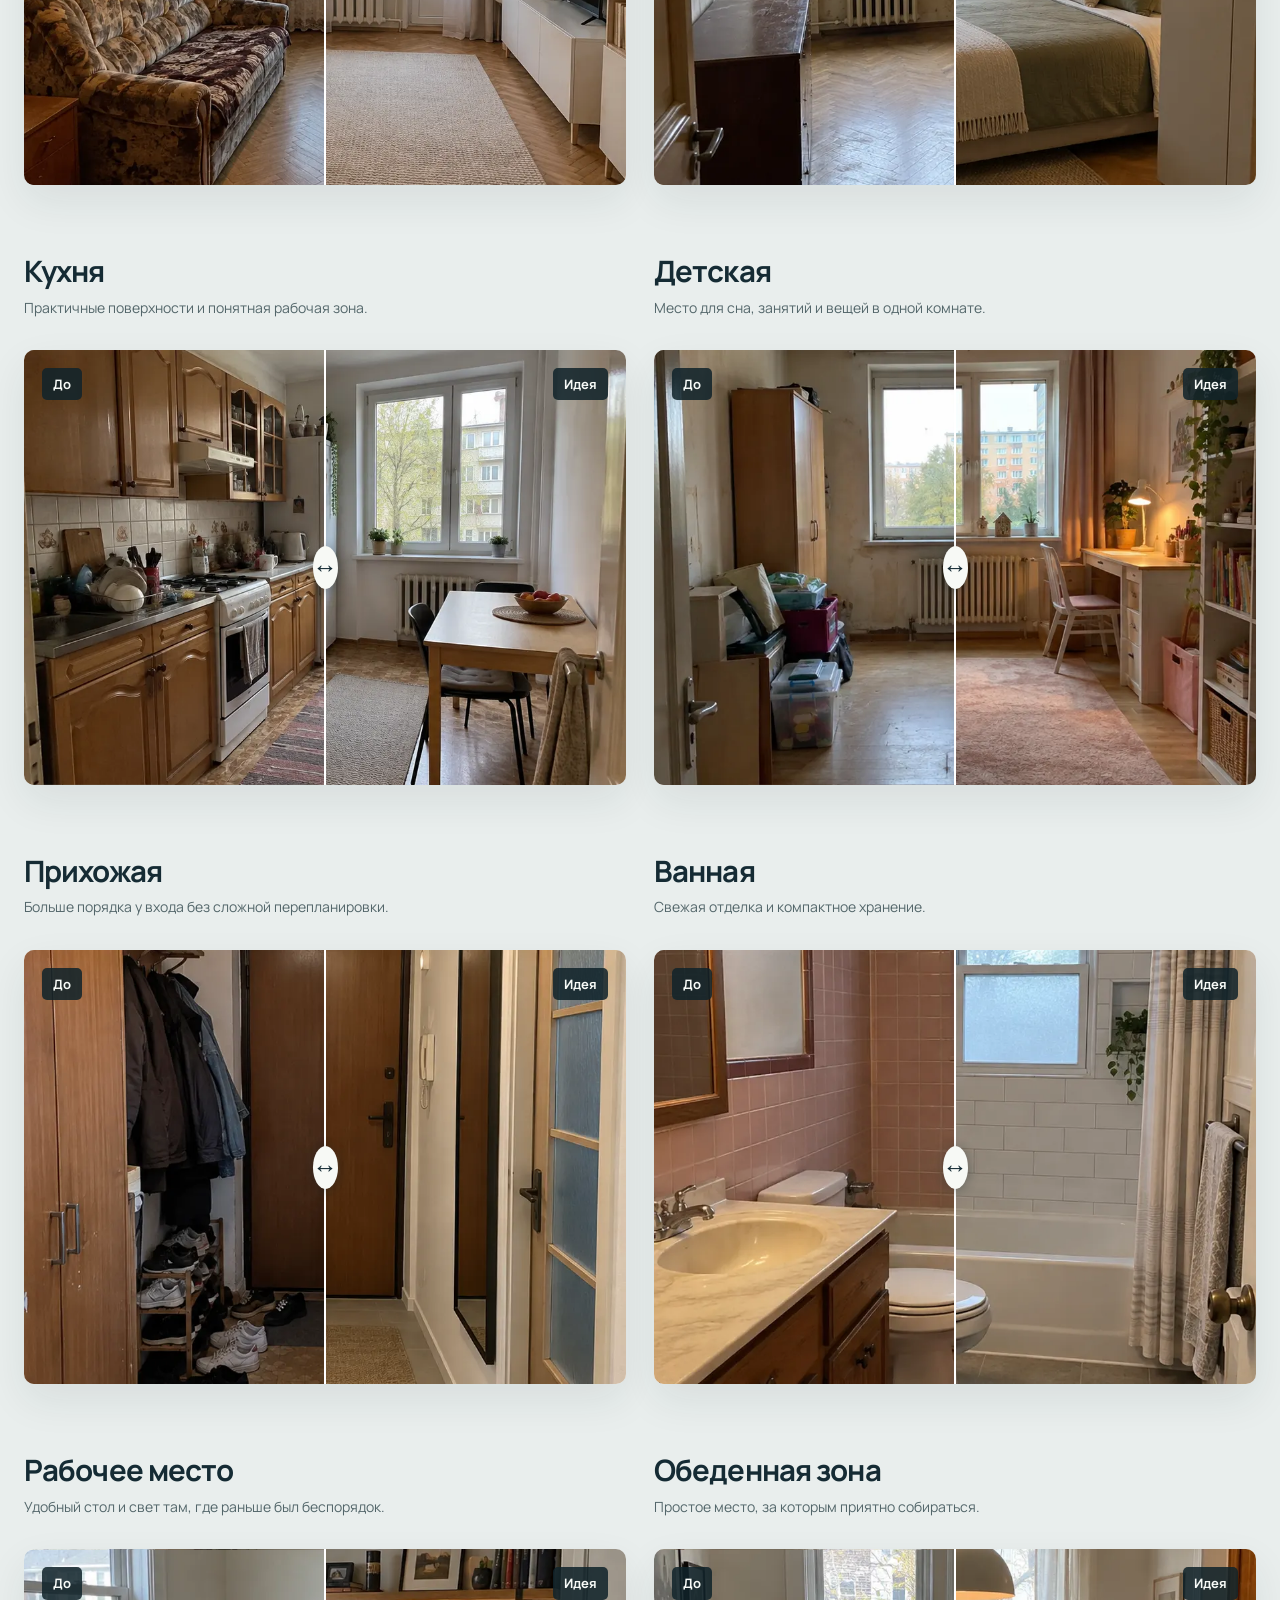
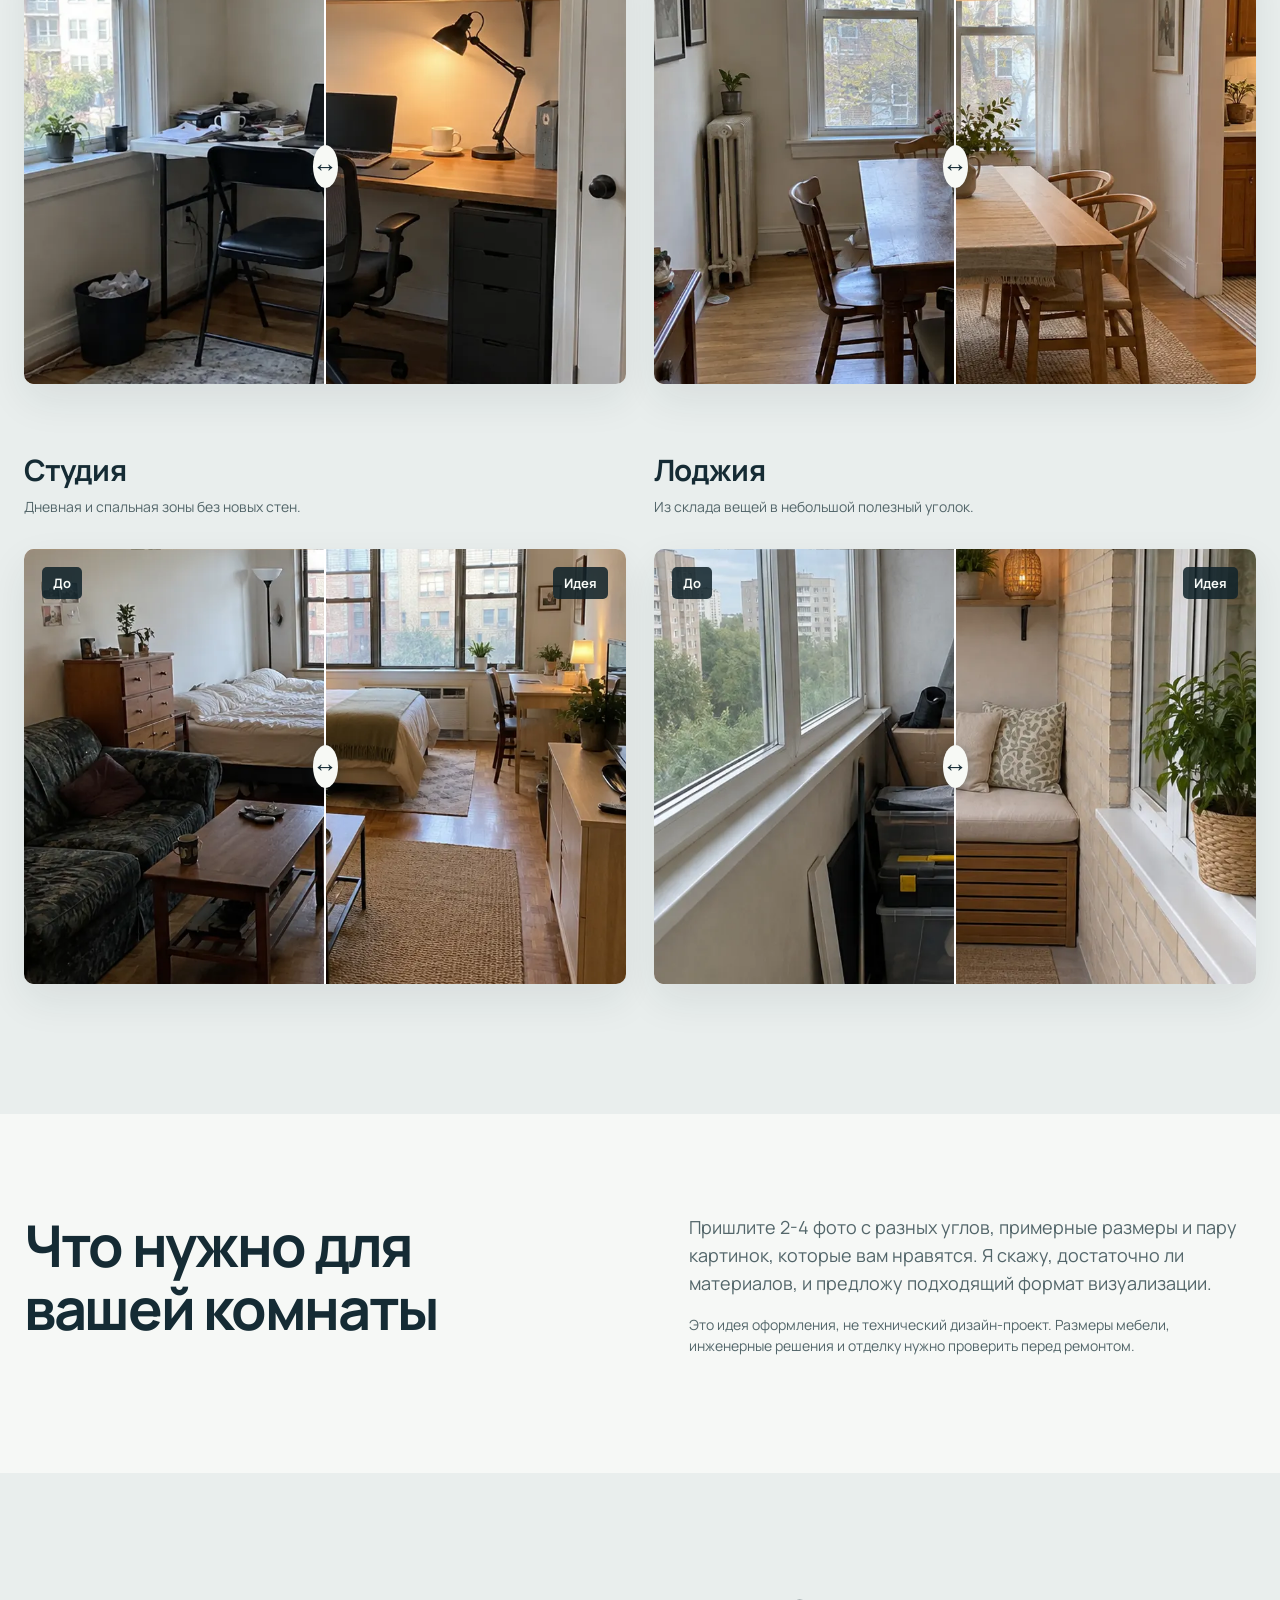
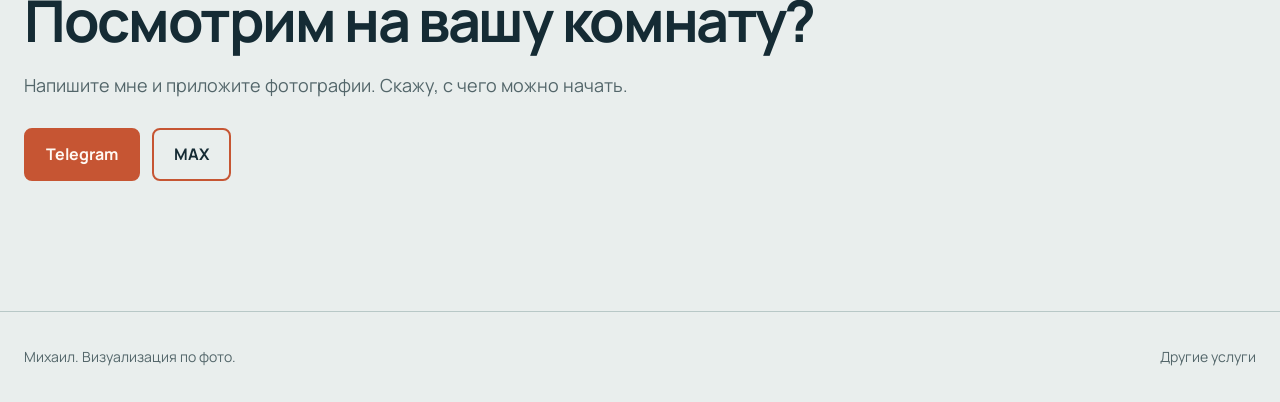
<file: interiors/index.html>
<!doctype html>
<html lang="ru">
<head>
  <meta charset="utf-8">
  <meta name="viewport" content="width=device-width, initial-scale=1">
  <meta name="theme-color" content="#e9eeed">
  <meta name="description" content="Демонстрационное портфолио визуализации интерьеров: десять комнат до и после. Идеи ремонта и меблировки по фото. Написать Михаилу в Telegram или MAX.">
  <title>Комната до и после | Интерьерные идеи Михаила</title>
  <link rel="icon" href="../assets/images/favicon.png" type="image/png">
  <link rel="canonical" href="https://mixailalecseevich-glitch.github.io/mihailavi-ru/interiors/">
  <link rel="stylesheet" href="../assets/fonts/manrope.css">
  <link rel="stylesheet" href="style.css">
  <script src="script.js" defer></script>
</head>
<body>
  <a class="skip" href="#gallery">К примерам комнат</a>
  <header class="header">
    <div class="wrap header-inner">
      <a class="wordmark" href="../" aria-label="Михаил, перейти на основной сайт">Михаил<span>.</span></a>
      <nav aria-label="Навигация"><a href="#gallery">Примеры</a><a href="../#offer-catalog">Все услуги</a><a href="#contact">Связаться</a></nav>
    </div>
  </header>

  <main>
    <section class="hero wrap" aria-labelledby="title">
      <div class="hero-copy">
        <p class="eyebrow">Визуализация интерьера по фото</p>
        <h1 id="title">Представьте комнату <em>иначе.</em></h1>
        <p class="lead">Покажу, как может выглядеть ваше пространство после обновления. Сравните исходное фото и идею с помощью ползунка.</p>
        <div class="actions">
          <a class="button button-primary" href="https://t.me/Mixail_AVITO" target="_blank" rel="noopener noreferrer">Написать в Telegram</a>
          <a class="button button-outline" href="https://max.ru/u/f9LHodD0cOINee3s1_-P0YZuIoNThUuMHRry6sGb1ITDshGQPJgu8Gu2pZQ" target="_blank" rel="noopener noreferrer">Написать в MAX</a>
        </div>
      </div>
      <div class="hero-visual">
        <div class="comparison" data-comparison style="--split:50%">
          <img class="after" src="images/living-after.webp" width="900" height="650" alt="Пример визуализации обновлённой гостиной" fetchpriority="high">
          <img class="before" src="images/living-before.webp" width="900" height="650" alt="Исходный вариант гостиной" fetchpriority="high">
          <span class="image-label label-before" aria-hidden="true">До</span><span class="image-label label-after" aria-hidden="true">Идея</span>
          <span class="divider" aria-hidden="true"><span>↔</span></span>
          <input type="range" min="0" max="100" value="50" aria-label="Сравнить гостиную до и после">
        </div>
        <p class="hero-caption">Гостиная. Сдвиньте ползунок для сравнения.</p>
      </div>
    </section>

    <div class="notice wrap" role="note">На странице показаны демонстрационные визуализации, а не фотографии реализованных ремонтов или клиентских заказов.</div>

    <section class="gallery-section wrap" id="gallery" aria-labelledby="gallery-title">
      <div class="section-intro"><h2 id="gallery-title">Десять комнат.<br>Разные возможности.</h2><p>От кухни до лоджии. В каждом примере можно сравнить исходное состояние и возможный вариант оформления.</p></div>
      <div class="gallery">
        <article class="project"><div class="project-head"><h3>Гостиная</h3><p>Светлее, спокойнее, удобнее для вечера дома.</p></div><div class="comparison" data-comparison style="--split:50%"><img class="after" src="images/living-after.webp" width="900" height="650" alt="Визуализация гостиной после обновления" loading="lazy"><img class="before" src="images/living-before.webp" width="900" height="650" alt="Гостиная до обновления" loading="lazy"><span class="image-label label-before" aria-hidden="true">До</span><span class="image-label label-after" aria-hidden="true">Идея</span><span class="divider" aria-hidden="true"><span>↔</span></span><input type="range" min="0" max="100" value="50" aria-label="Сравнить гостиную до и после"></div></article>
        <article class="project"><div class="project-head"><h3>Спальня</h3><p>Мягкий свет и хранение без ощущения тесноты.</p></div><div class="comparison" data-comparison style="--split:50%"><img class="after" src="images/bedroom-after.webp" width="900" height="650" alt="Визуализация спальни после обновления" loading="lazy"><img class="before" src="images/bedroom-before.webp" width="900" height="650" alt="Спальня до обновления" loading="lazy"><span class="image-label label-before" aria-hidden="true">До</span><span class="image-label label-after" aria-hidden="true">Идея</span><span class="divider" aria-hidden="true"><span>↔</span></span><input type="range" min="0" max="100" value="50" aria-label="Сравнить спальню до и после"></div></article>
        <article class="project"><div class="project-head"><h3>Кухня</h3><p>Практичные поверхности и понятная рабочая зона.</p></div><div class="comparison" data-comparison style="--split:50%"><img class="after" src="images/kitchen-after.webp" width="900" height="650" alt="Визуализация кухни после обновления" loading="lazy"><img class="before" src="images/kitchen-before.webp" width="900" height="650" alt="Кухня до обновления" loading="lazy"><span class="image-label label-before" aria-hidden="true">До</span><span class="image-label label-after" aria-hidden="true">Идея</span><span class="divider" aria-hidden="true"><span>↔</span></span><input type="range" min="0" max="100" value="50" aria-label="Сравнить кухню до и после"></div></article>
        <article class="project"><div class="project-head"><h3>Детская</h3><p>Место для сна, занятий и вещей в одной комнате.</p></div><div class="comparison" data-comparison style="--split:50%"><img class="after" src="images/kids-after.webp" width="900" height="650" alt="Визуализация детской после обновления" loading="lazy"><img class="before" src="images/kids-before.webp" width="900" height="650" alt="Детская до обновления" loading="lazy"><span class="image-label label-before" aria-hidden="true">До</span><span class="image-label label-after" aria-hidden="true">Идея</span><span class="divider" aria-hidden="true"><span>↔</span></span><input type="range" min="0" max="100" value="50" aria-label="Сравнить детскую до и после"></div></article>
        <article class="project"><div class="project-head"><h3>Прихожая</h3><p>Больше порядка у входа без сложной перепланировки.</p></div><div class="comparison" data-comparison style="--split:50%"><img class="after" src="images/hall-after.webp" width="900" height="650" alt="Визуализация прихожей после обновления" loading="lazy"><img class="before" src="images/hall-before.webp" width="900" height="650" alt="Прихожая до обновления" loading="lazy"><span class="image-label label-before" aria-hidden="true">До</span><span class="image-label label-after" aria-hidden="true">Идея</span><span class="divider" aria-hidden="true"><span>↔</span></span><input type="range" min="0" max="100" value="50" aria-label="Сравнить прихожую до и после"></div></article>
        <article class="project"><div class="project-head"><h3>Ванная</h3><p>Свежая отделка и компактное хранение.</p></div><div class="comparison" data-comparison style="--split:50%"><img class="after" src="images/bath-after.webp" width="900" height="650" alt="Визуализация ванной после обновления" loading="lazy"><img class="before" src="images/bath-before.webp" width="900" height="650" alt="Ванная до обновления" loading="lazy"><span class="image-label label-before" aria-hidden="true">До</span><span class="image-label label-after" aria-hidden="true">Идея</span><span class="divider" aria-hidden="true"><span>↔</span></span><input type="range" min="0" max="100" value="50" aria-label="Сравнить ванную до и после"></div></article>
        <article class="project"><div class="project-head"><h3>Рабочее место</h3><p>Удобный стол и свет там, где раньше был беспорядок.</p></div><div class="comparison" data-comparison style="--split:50%"><img class="after" src="images/office-after.webp" width="900" height="650" alt="Визуализация рабочего места после обновления" loading="lazy"><img class="before" src="images/office-before.webp" width="900" height="650" alt="Рабочее место до обновления" loading="lazy"><span class="image-label label-before" aria-hidden="true">До</span><span class="image-label label-after" aria-hidden="true">Идея</span><span class="divider" aria-hidden="true"><span>↔</span></span><input type="range" min="0" max="100" value="50" aria-label="Сравнить рабочее место до и после"></div></article>
        <article class="project"><div class="project-head"><h3>Обеденная зона</h3><p>Простое место, за которым приятно собираться.</p></div><div class="comparison" data-comparison style="--split:50%"><img class="after" src="images/dining-after.webp" width="900" height="650" alt="Визуализация обеденной зоны после обновления" loading="lazy"><img class="before" src="images/dining-before.webp" width="900" height="650" alt="Обеденная зона до обновления" loading="lazy"><span class="image-label label-before" aria-hidden="true">До</span><span class="image-label label-after" aria-hidden="true">Идея</span><span class="divider" aria-hidden="true"><span>↔</span></span><input type="range" min="0" max="100" value="50" aria-label="Сравнить обеденную зону до и после"></div></article>
        <article class="project"><div class="project-head"><h3>Студия</h3><p>Дневная и спальная зоны без новых стен.</p></div><div class="comparison" data-comparison style="--split:50%"><img class="after" src="images/studio-after.webp" width="900" height="650" alt="Визуализация студии после обновления" loading="lazy"><img class="before" src="images/studio-before.webp" width="900" height="650" alt="Студия до обновления" loading="lazy"><span class="image-label label-before" aria-hidden="true">До</span><span class="image-label label-after" aria-hidden="true">Идея</span><span class="divider" aria-hidden="true"><span>↔</span></span><input type="range" min="0" max="100" value="50" aria-label="Сравнить студию до и после"></div></article>
        <article class="project"><div class="project-head"><h3>Лоджия</h3><p>Из склада вещей в небольшой полезный уголок.</p></div><div class="comparison" data-comparison style="--split:50%"><img class="after" src="images/loggia-after.webp" width="900" height="650" alt="Визуализация лоджии после обновления" loading="lazy"><img class="before" src="images/loggia-before.webp" width="900" height="650" alt="Лоджия до обновления" loading="lazy"><span class="image-label label-before" aria-hidden="true">До</span><span class="image-label label-after" aria-hidden="true">Идея</span><span class="divider" aria-hidden="true"><span>↔</span></span><input type="range" min="0" max="100" value="50" aria-label="Сравнить лоджию до и после"></div></article>
      </div>
    </section>

    <section class="approach" id="approach"><div class="wrap approach-inner"><h2>Что нужно для вашей комнаты</h2><p>Пришлите 2-4 фото с разных углов, примерные размеры и пару картинок, которые вам нравятся. Я скажу, достаточно ли материалов, и предложу подходящий формат визуализации.</p><p class="small">Это идея оформления, не технический дизайн-проект. Размеры мебели, инженерные решения и отделку нужно проверить перед ремонтом.</p></div></section>
    <section class="contact wrap" id="contact"><h2>Посмотрим на вашу комнату?</h2><p>Напишите мне и приложите фотографии. Скажу, с чего можно начать.</p><div class="actions"><a class="button button-primary" href="https://t.me/Mixail_AVITO" target="_blank" rel="noopener noreferrer">Telegram</a><a class="button button-outline" href="https://max.ru/u/f9LHodD0cOINee3s1_-P0YZuIoNThUuMHRry6sGb1ITDshGQPJgu8Gu2pZQ" target="_blank" rel="noopener noreferrer">MAX</a></div></section>
  </main>
  <footer class="footer"><div class="wrap footer-inner"><span>Михаил. Визуализация по фото.</span><a href="../">Другие услуги</a></div></footer>
</body>
</html>
</file>
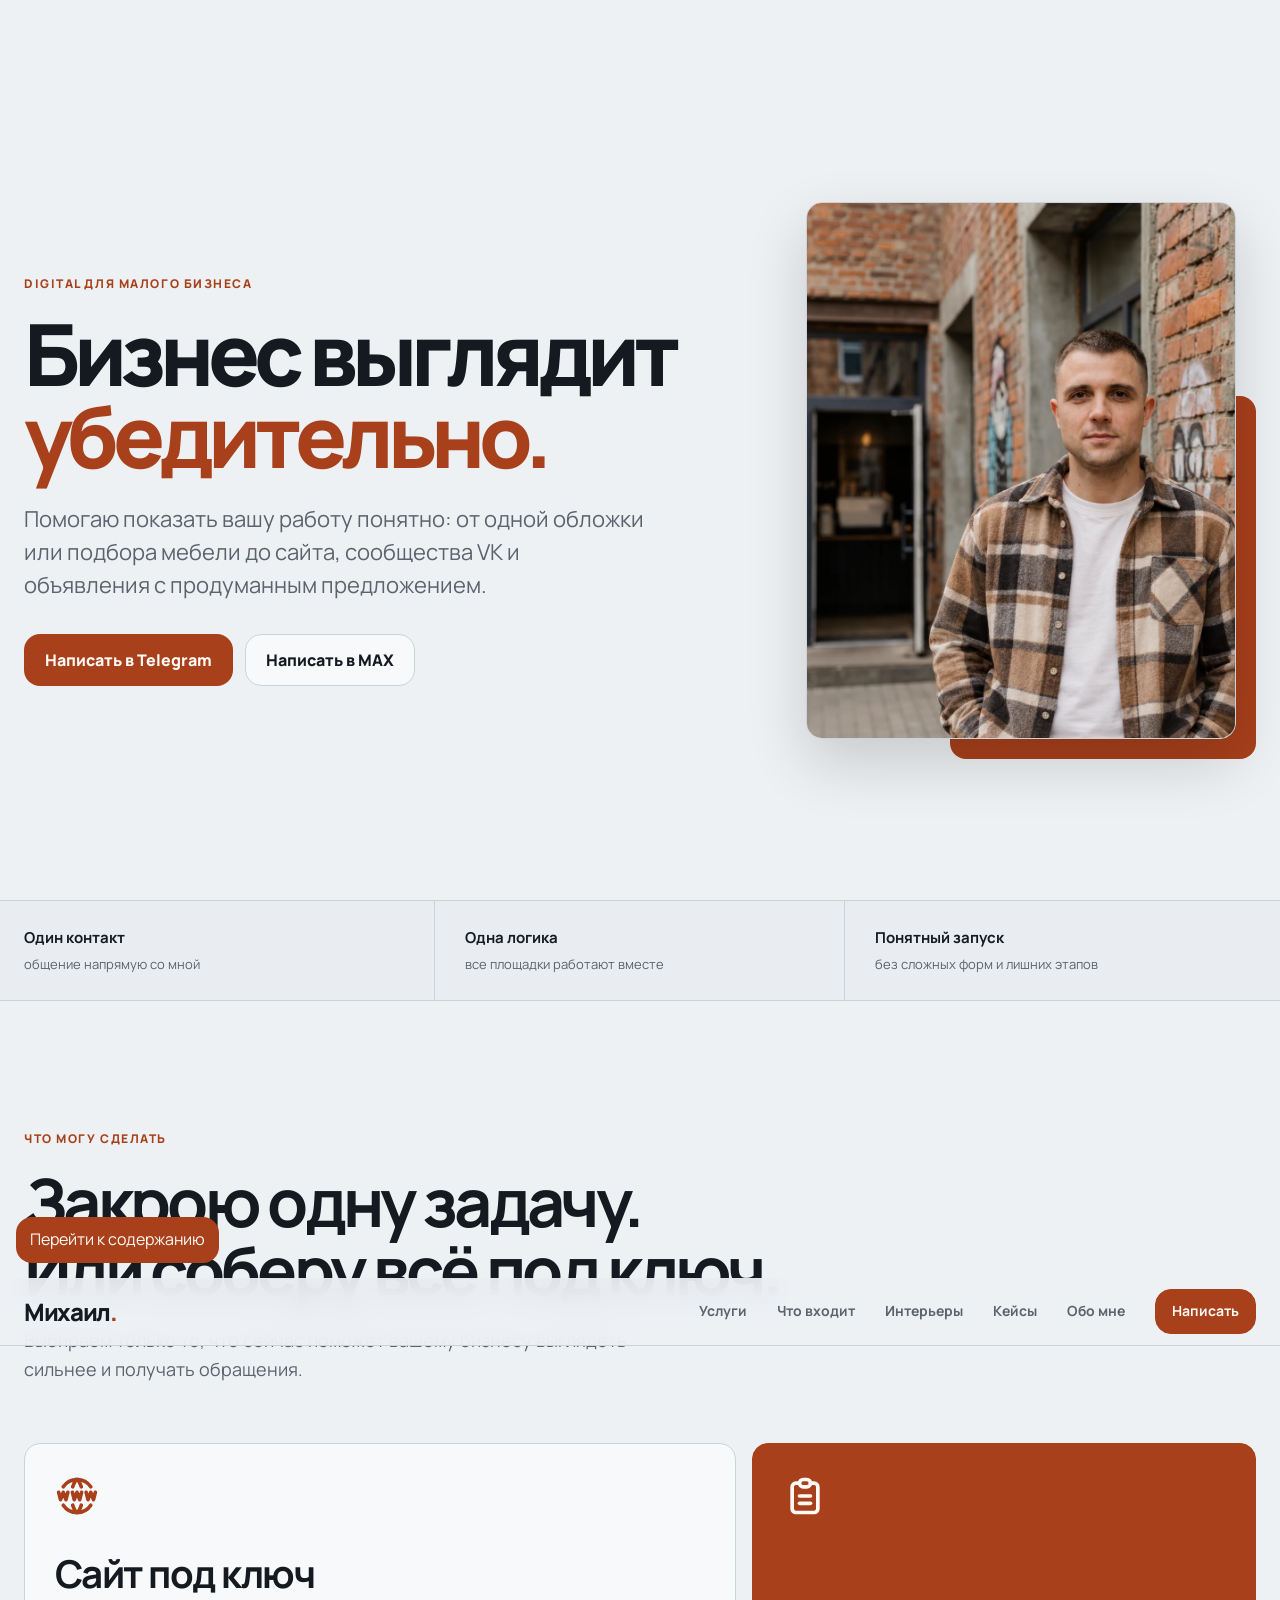
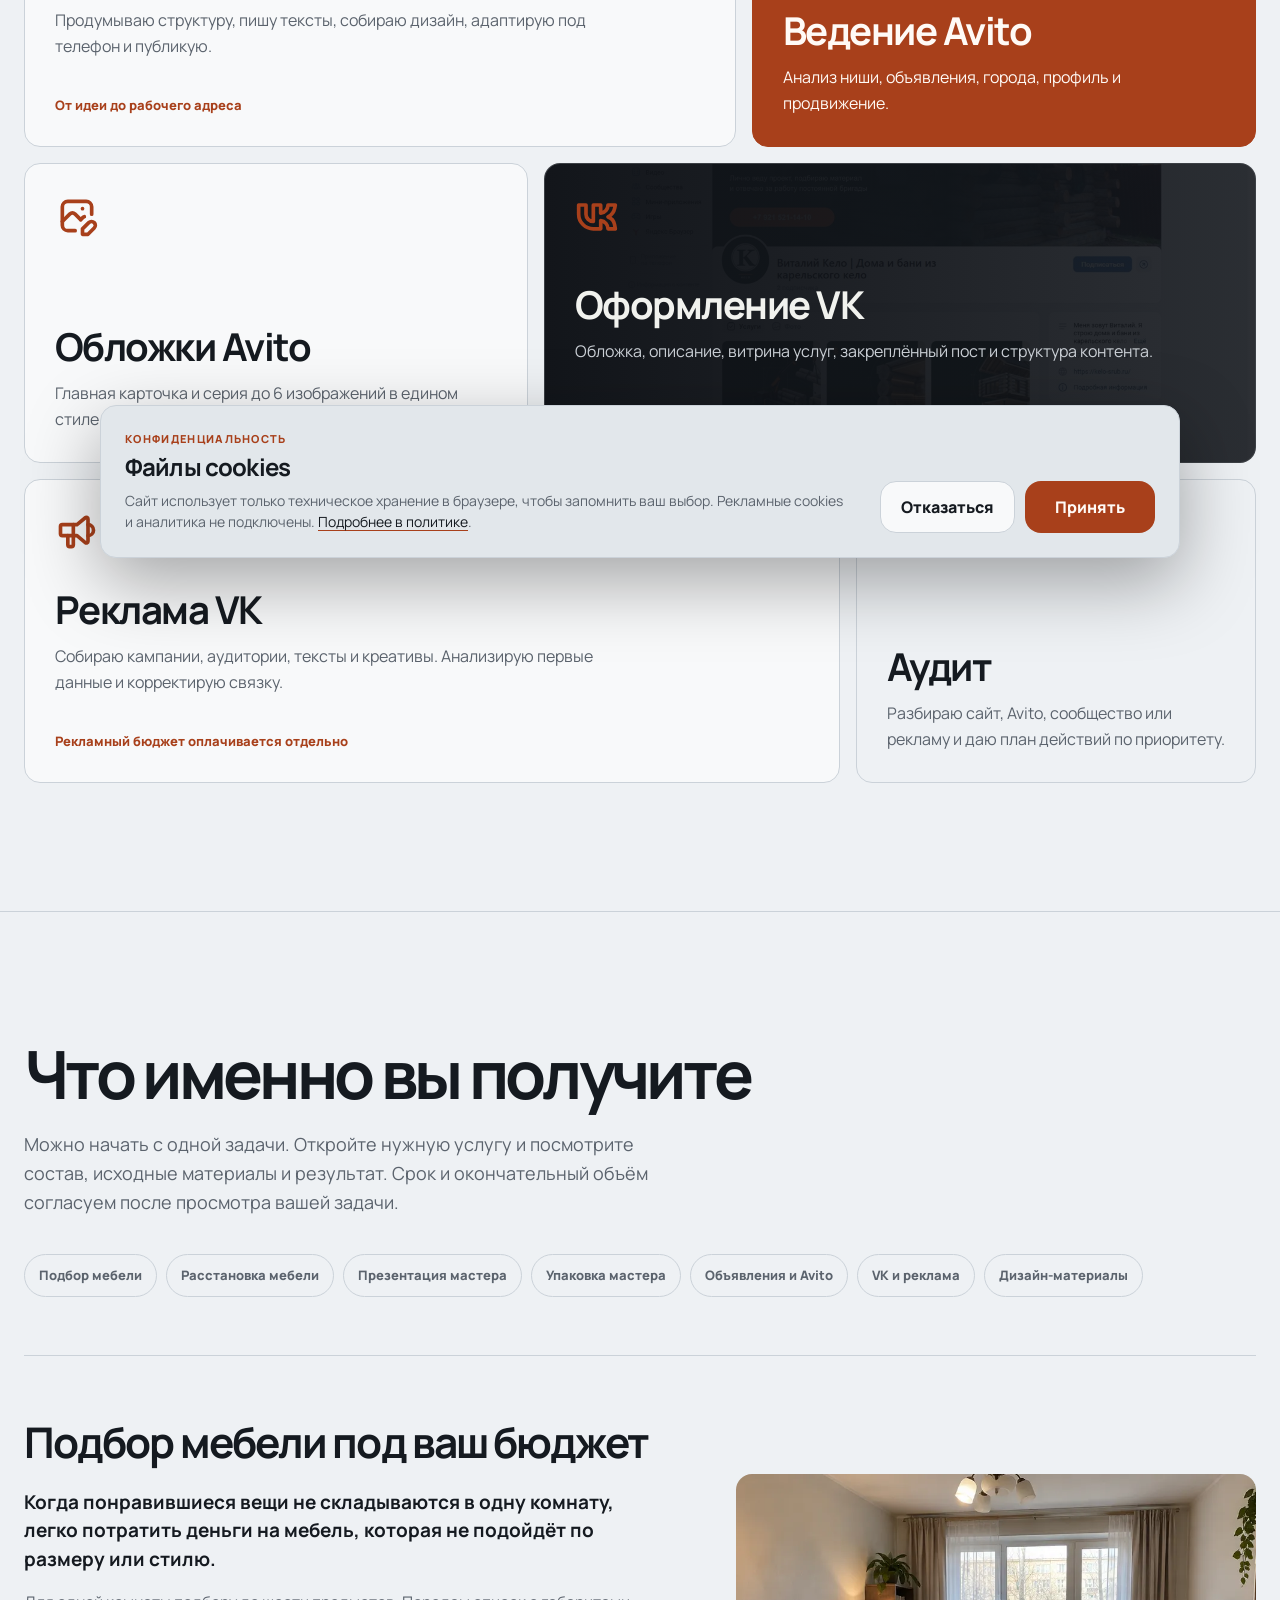
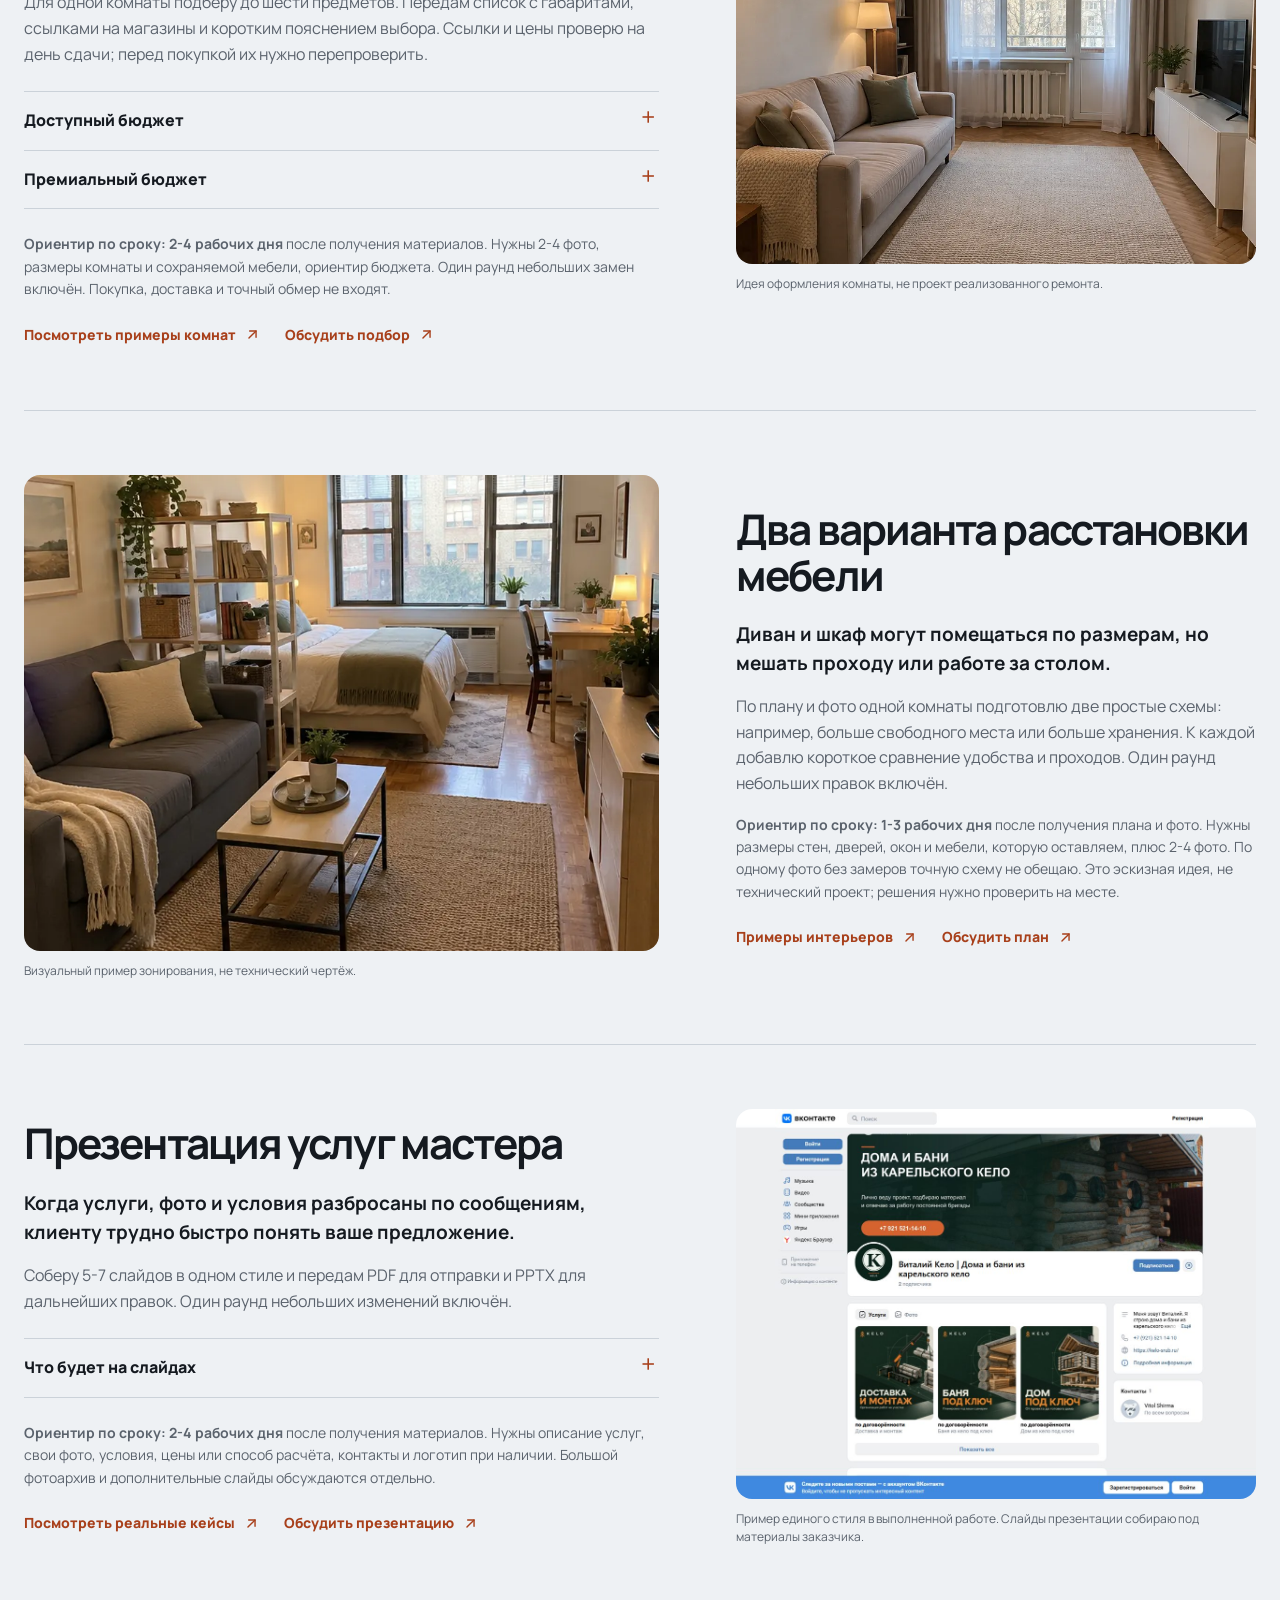
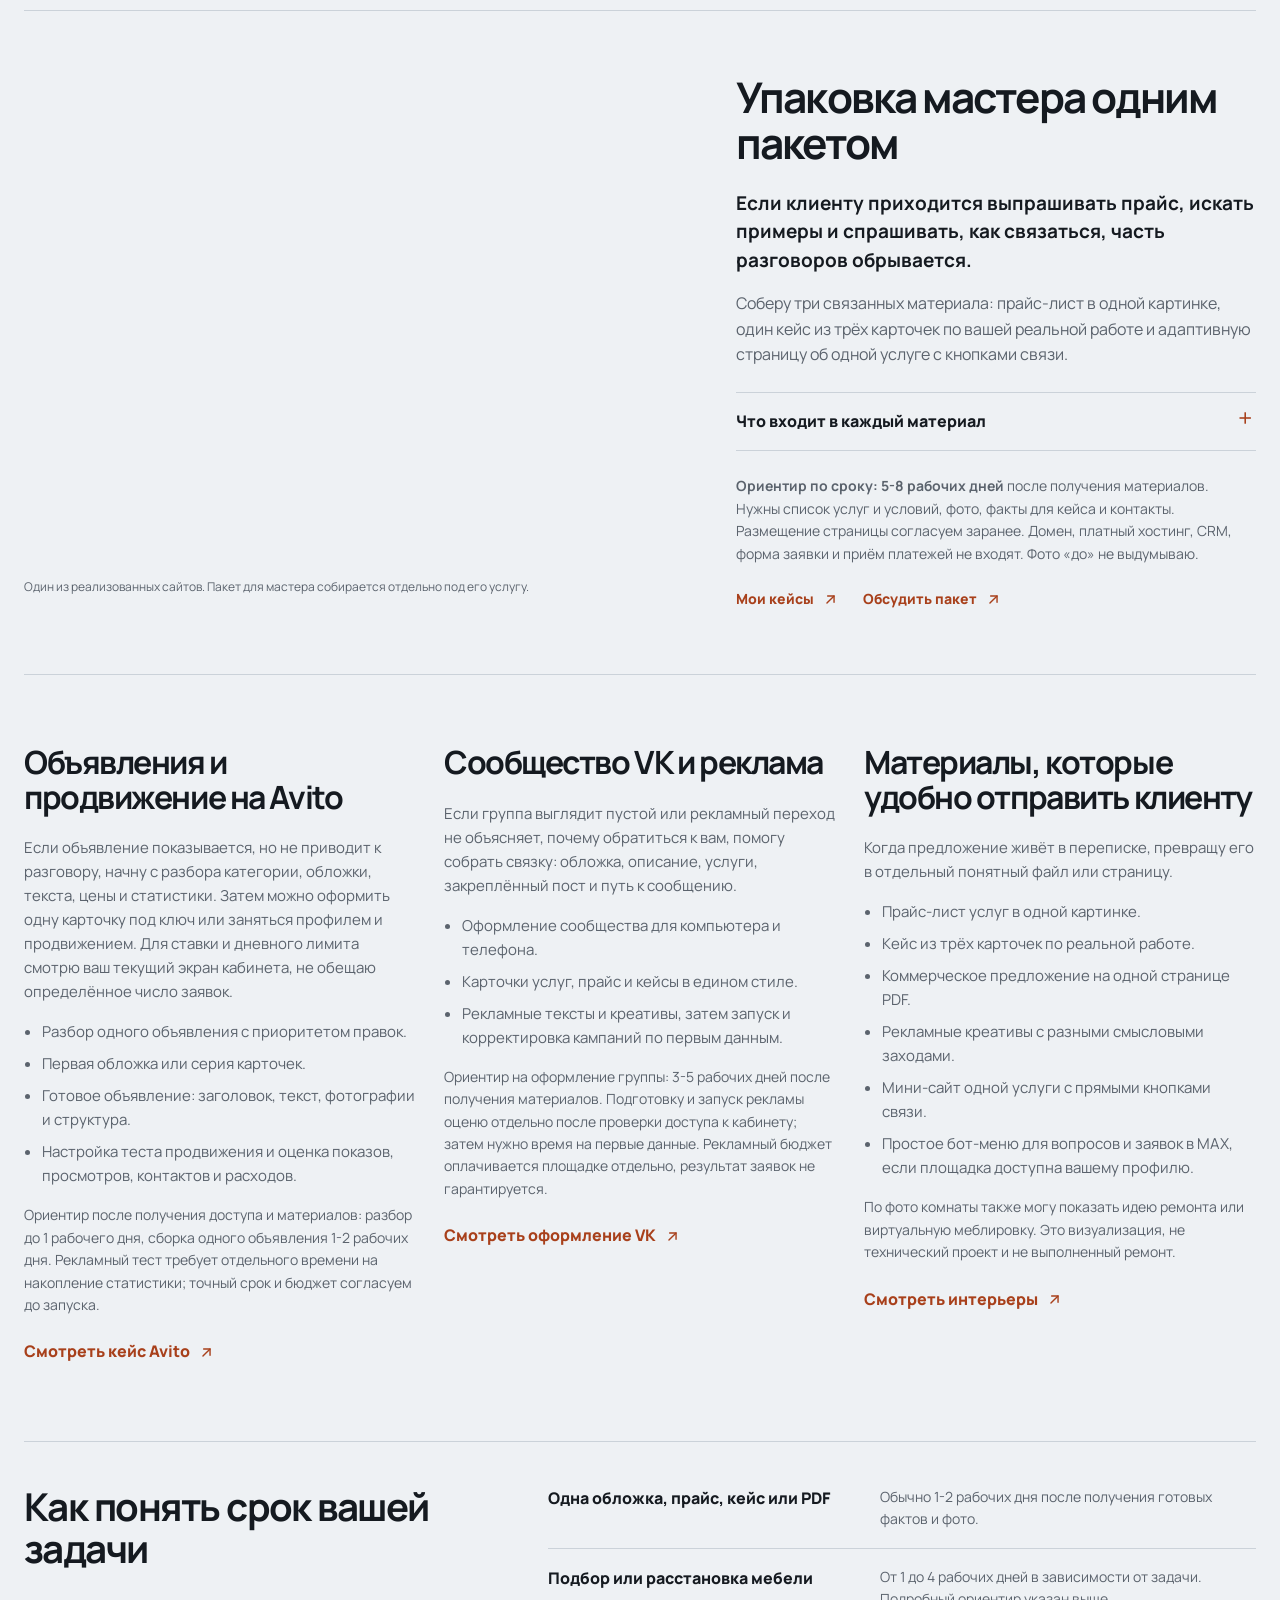
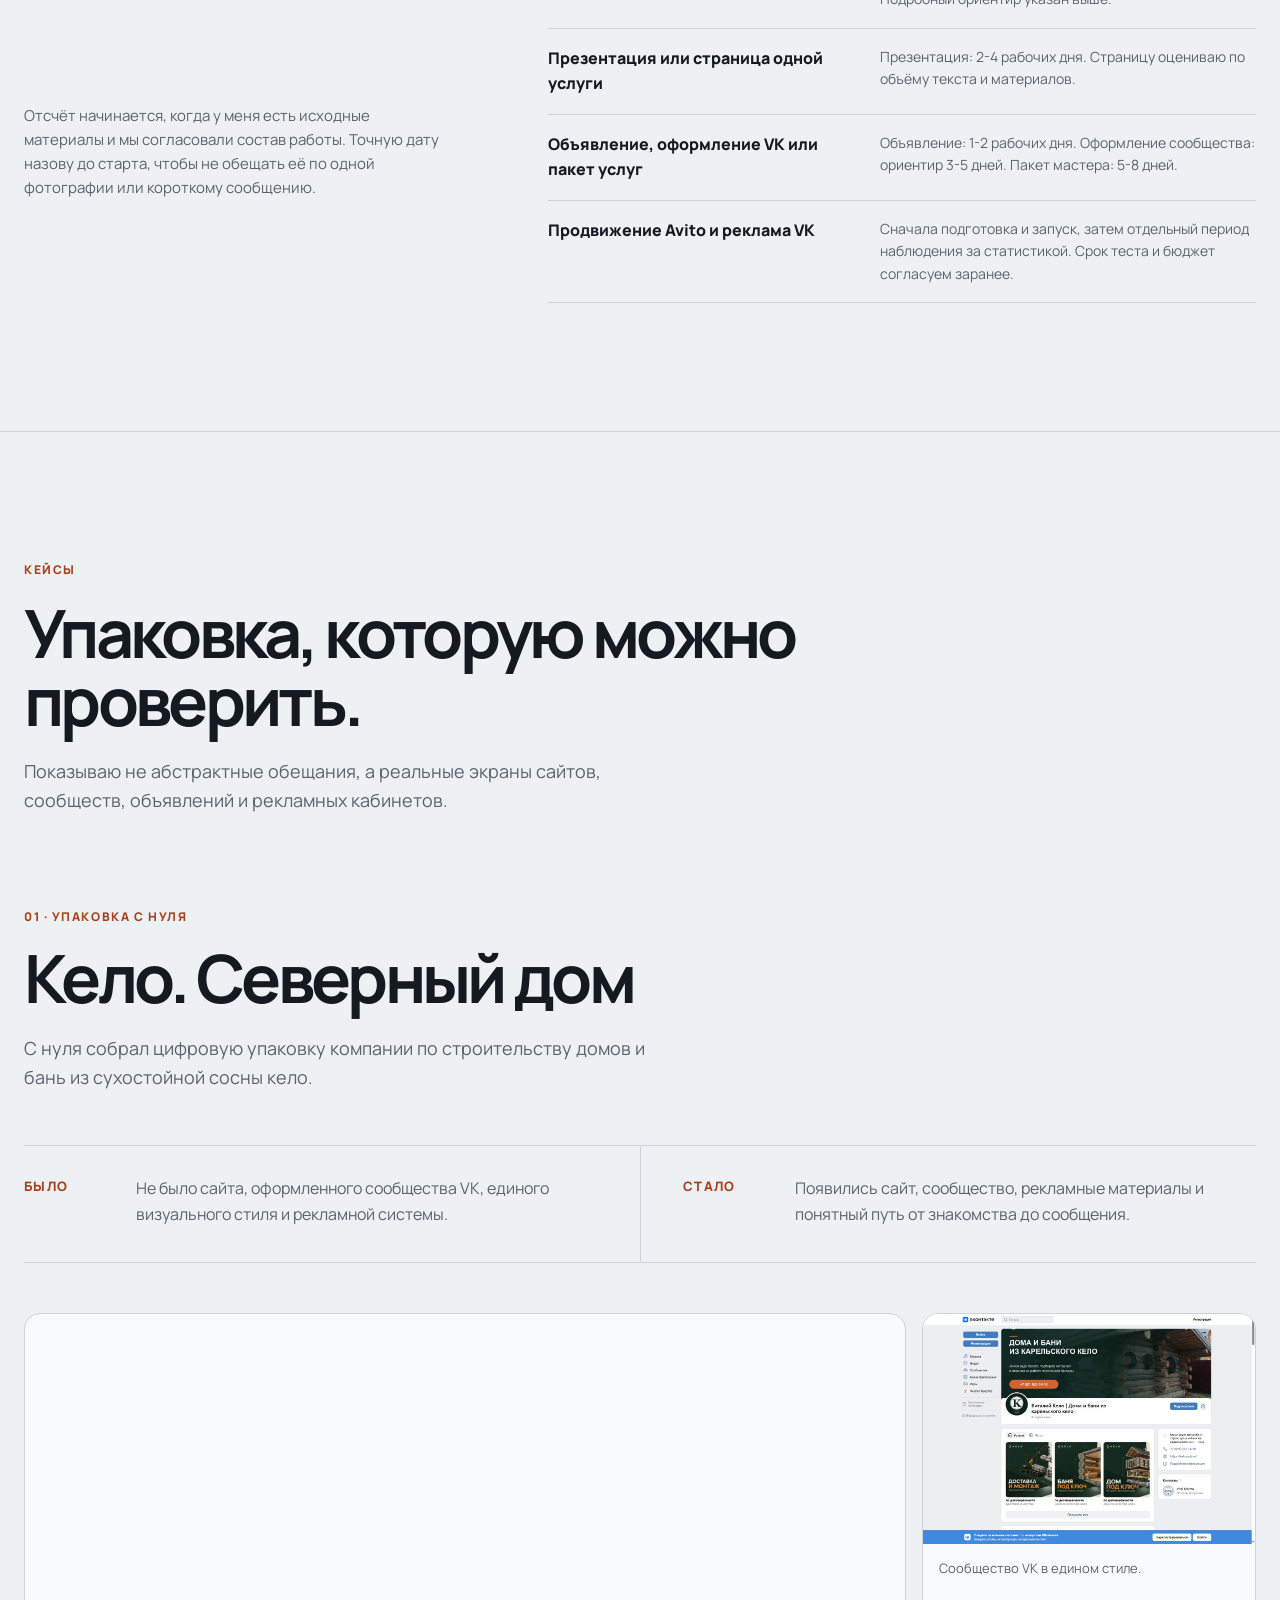
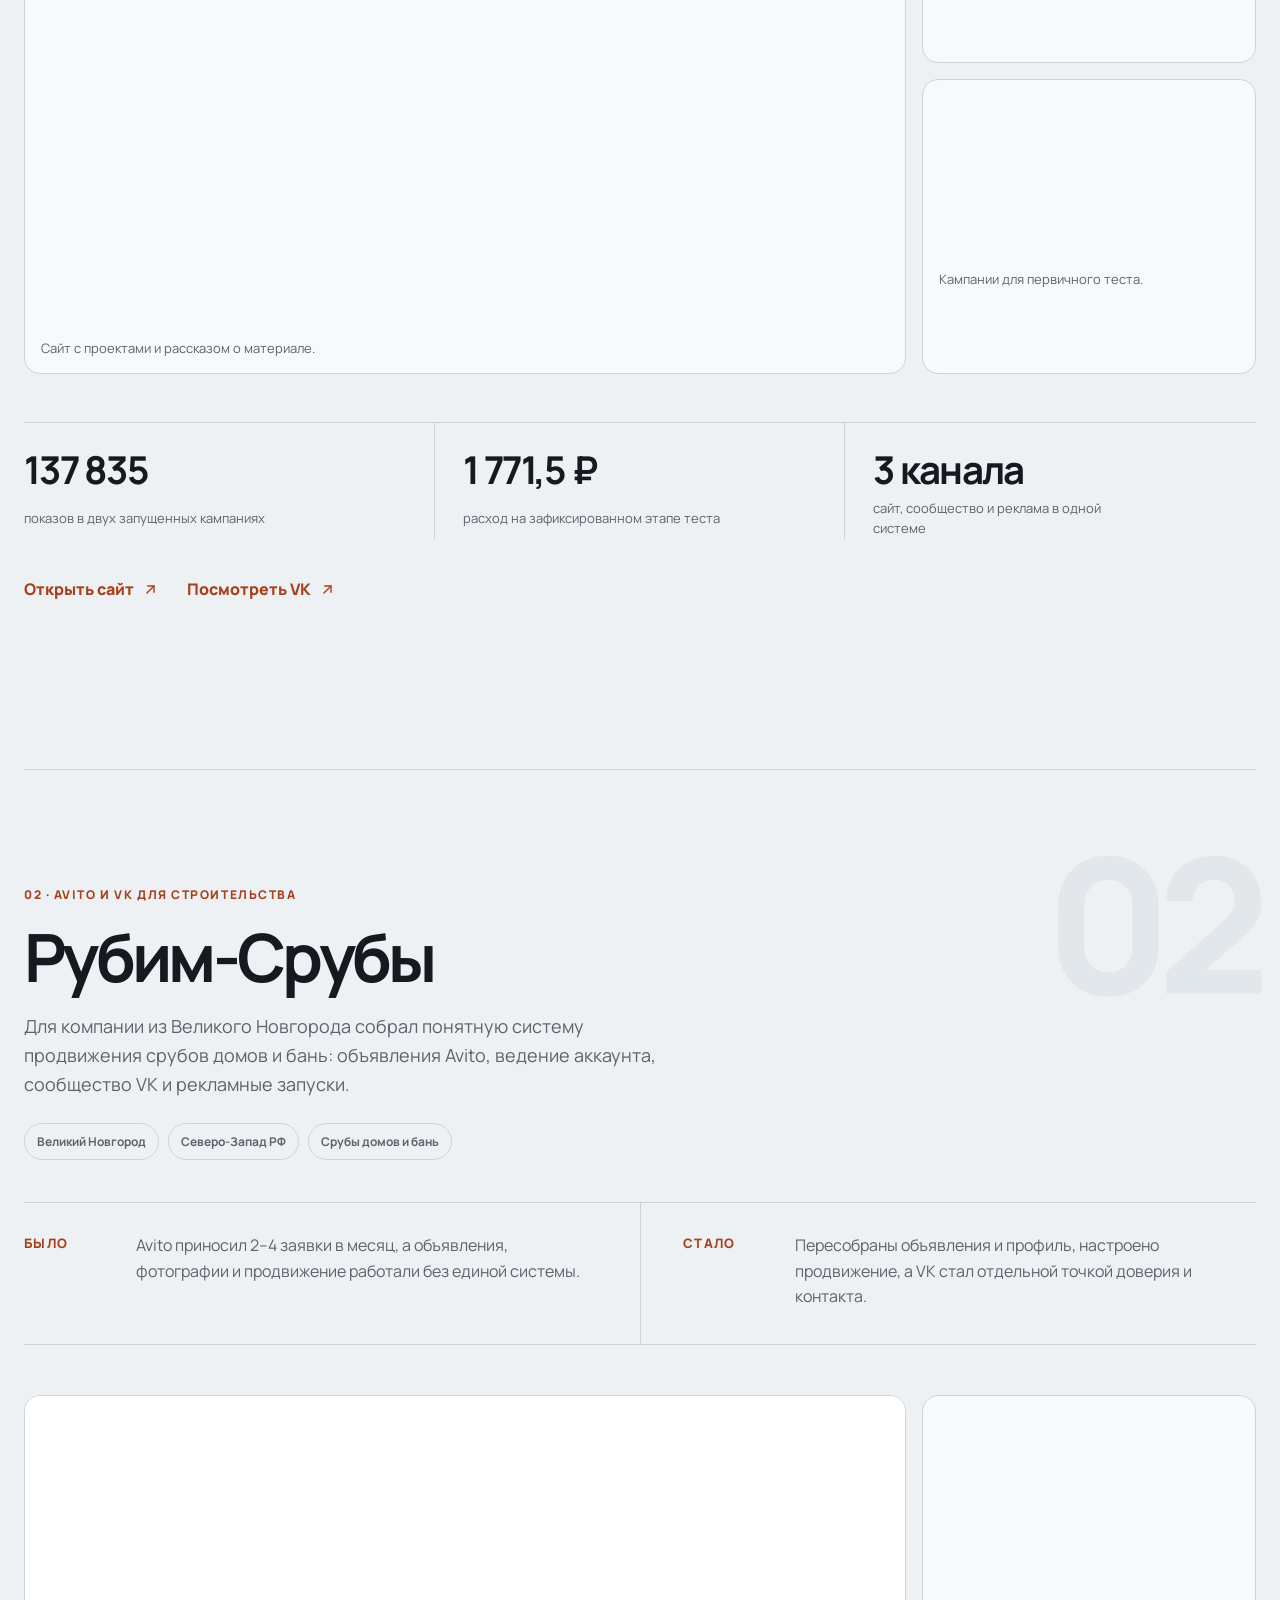
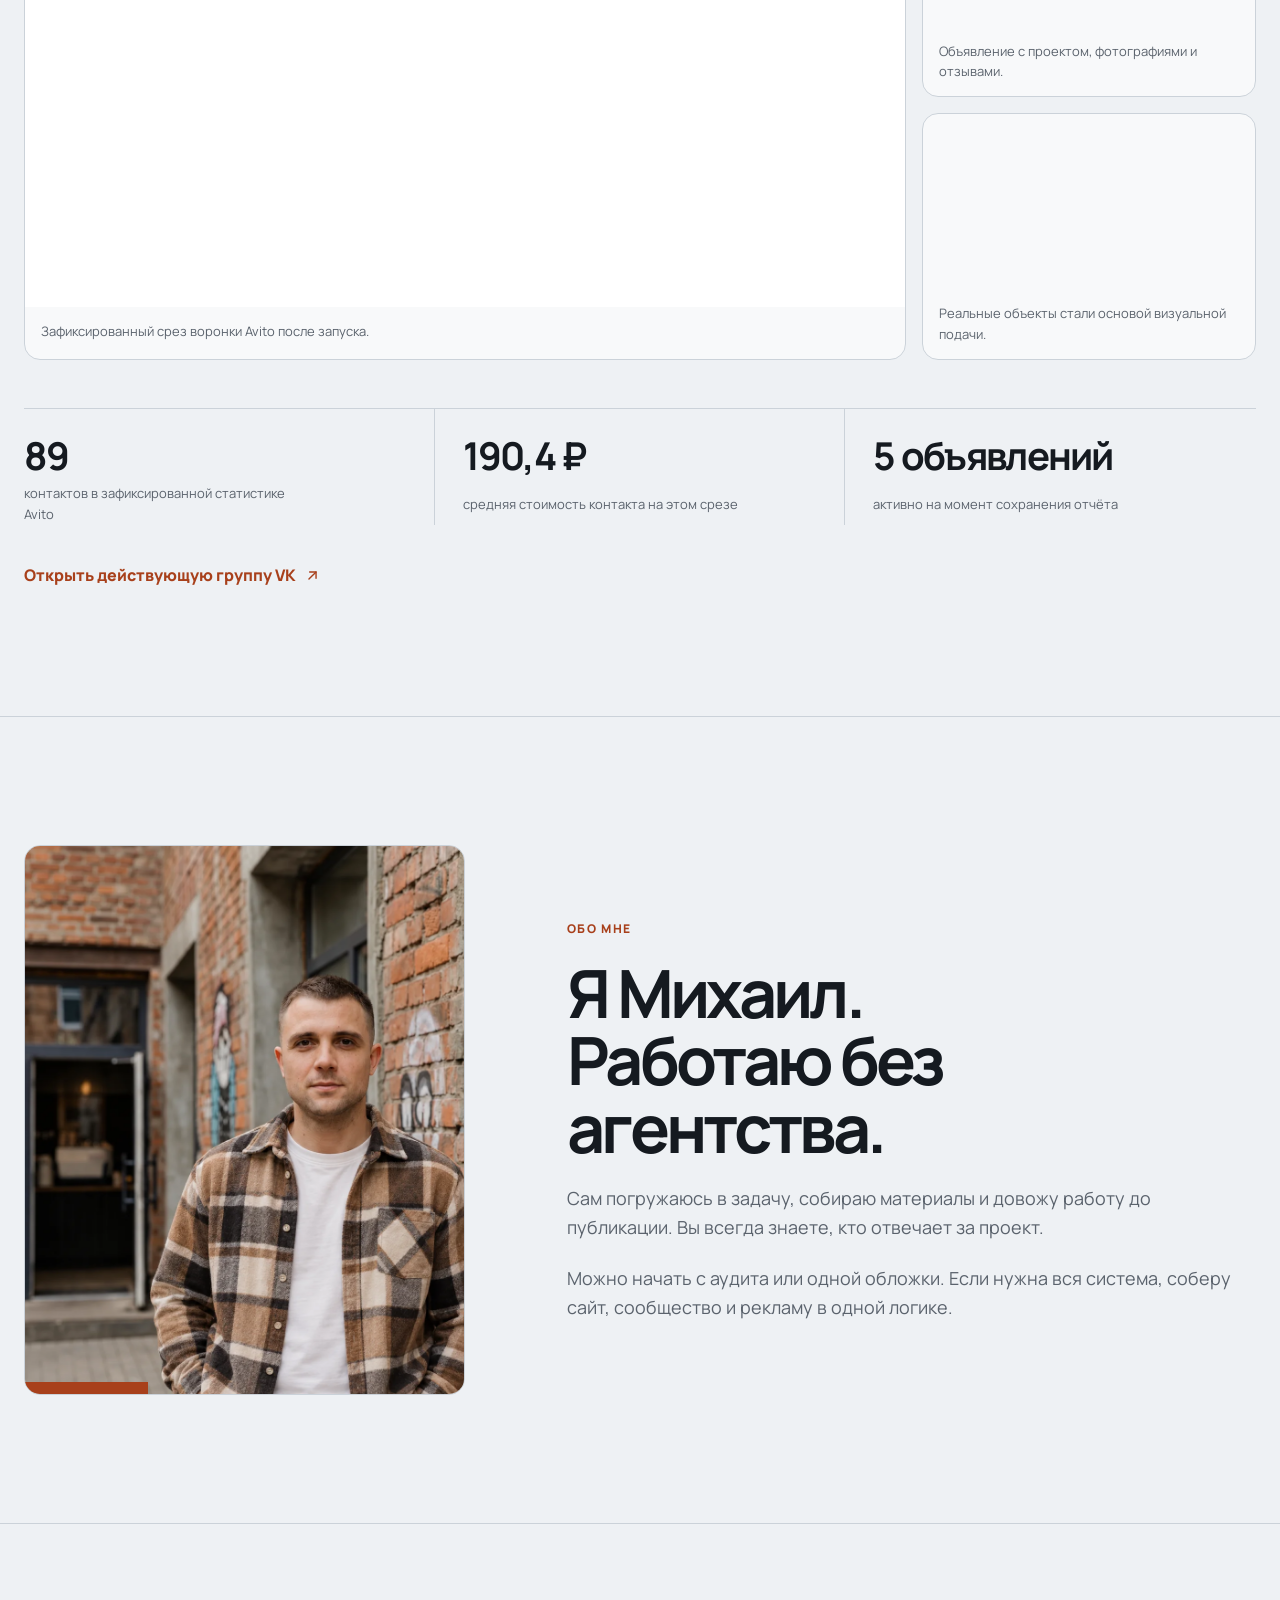
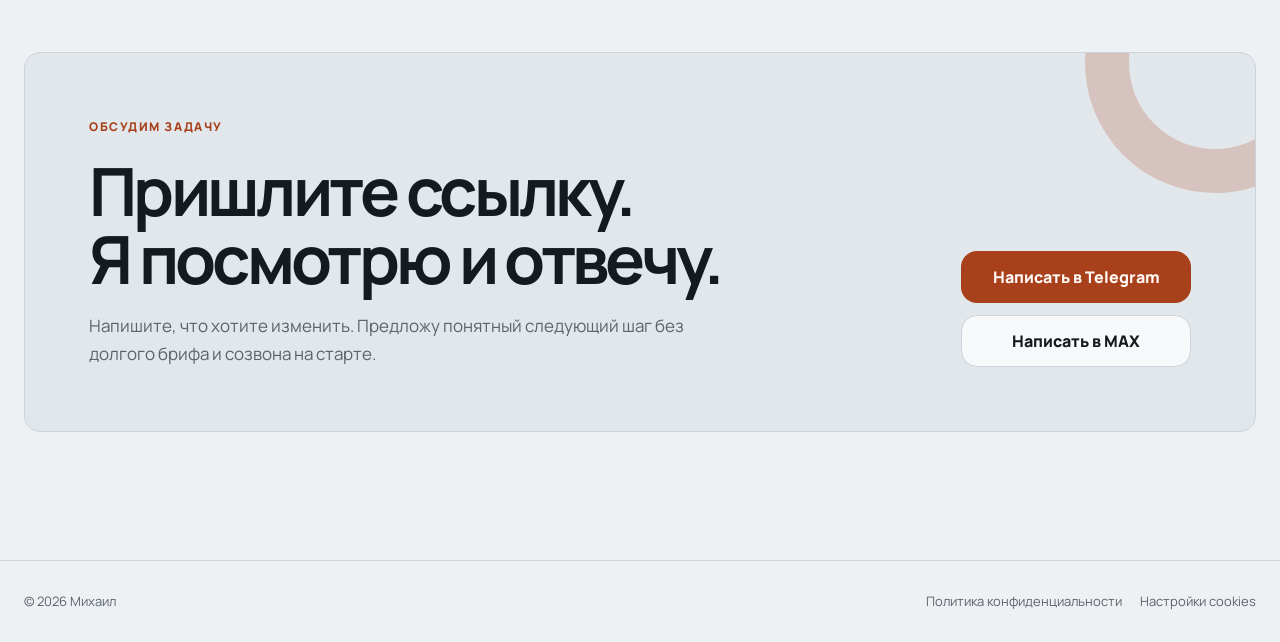
<file: contact.html>
<!doctype html><html lang="ru"><head><meta charset="utf-8"><meta name="viewport" content="width=device-width,initial-scale=1"><meta http-equiv="refresh" content="0;url=index.html#contact"><link rel="canonical" href="index.html#contact"><title>Связаться с Михаилом Косорубовым</title></head><body><p><a href="index.html#contact">Перейти к контактам</a></p></body></html>
</file>
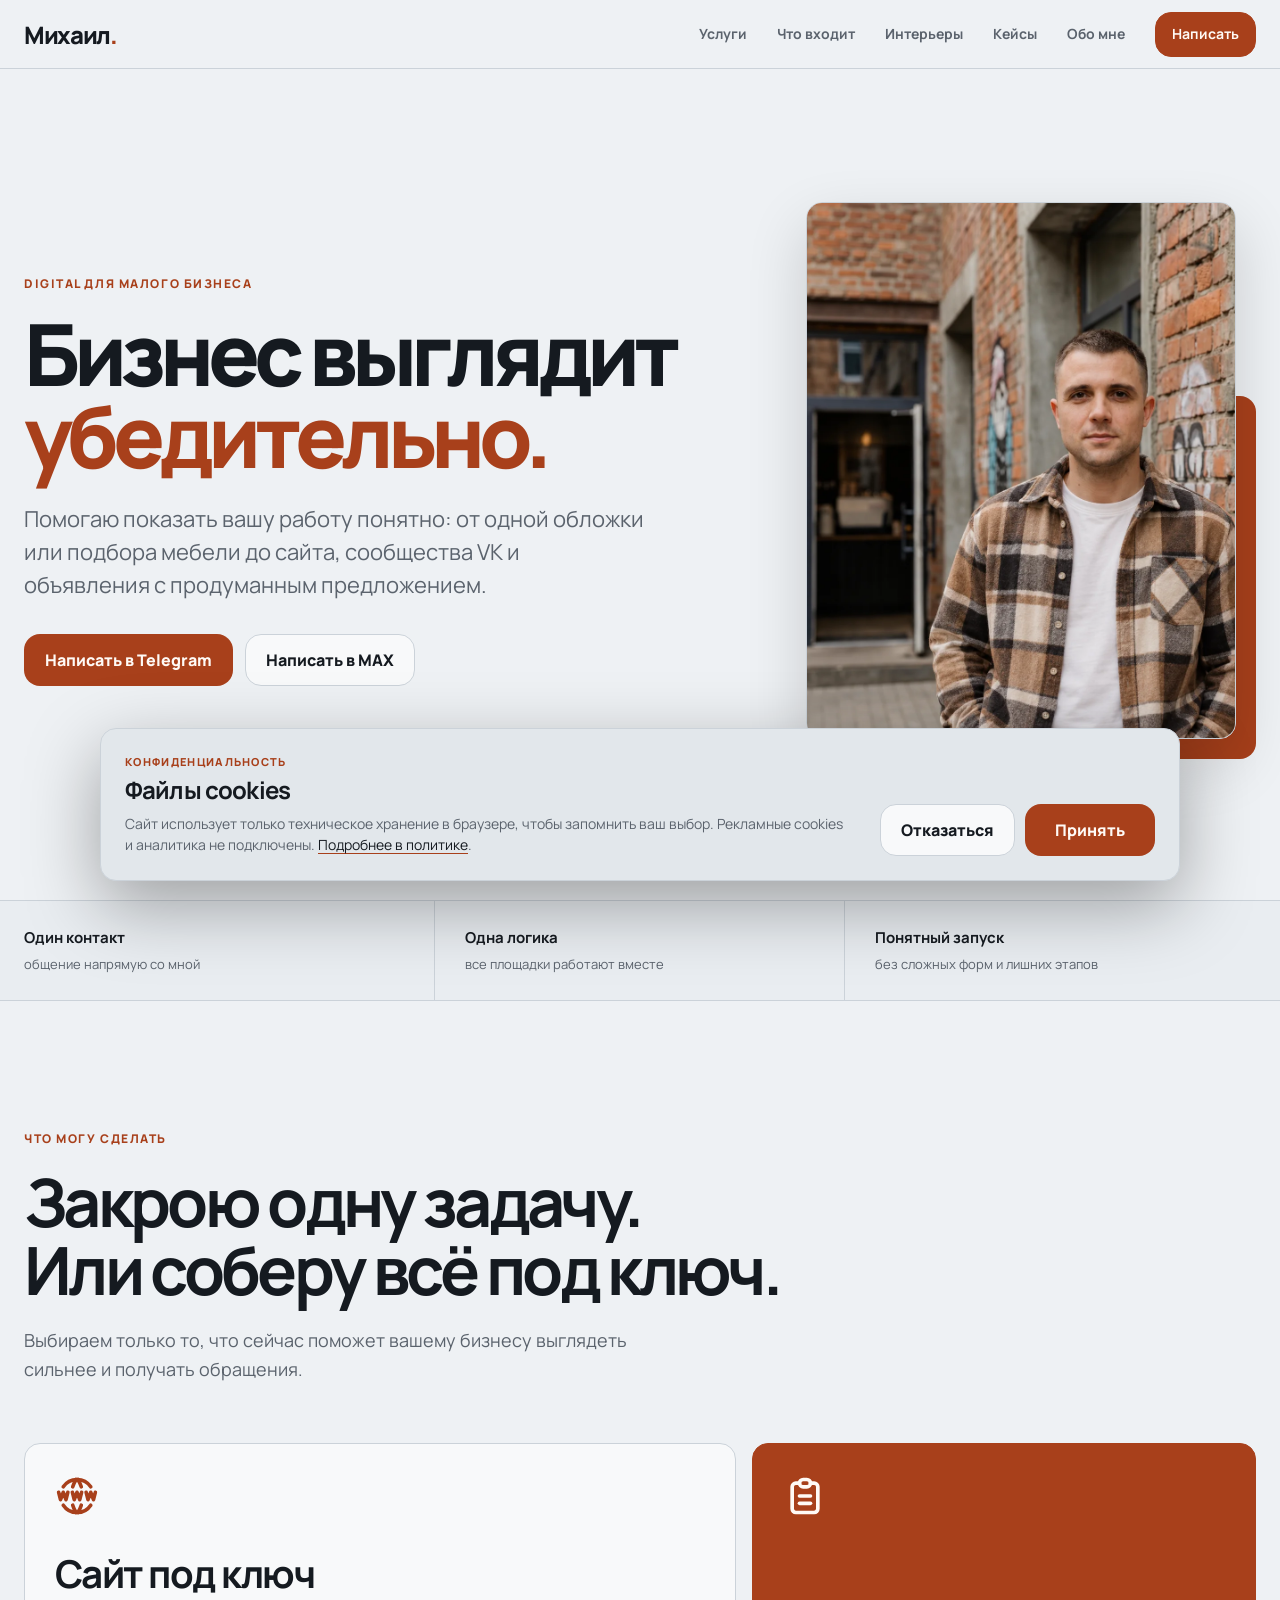
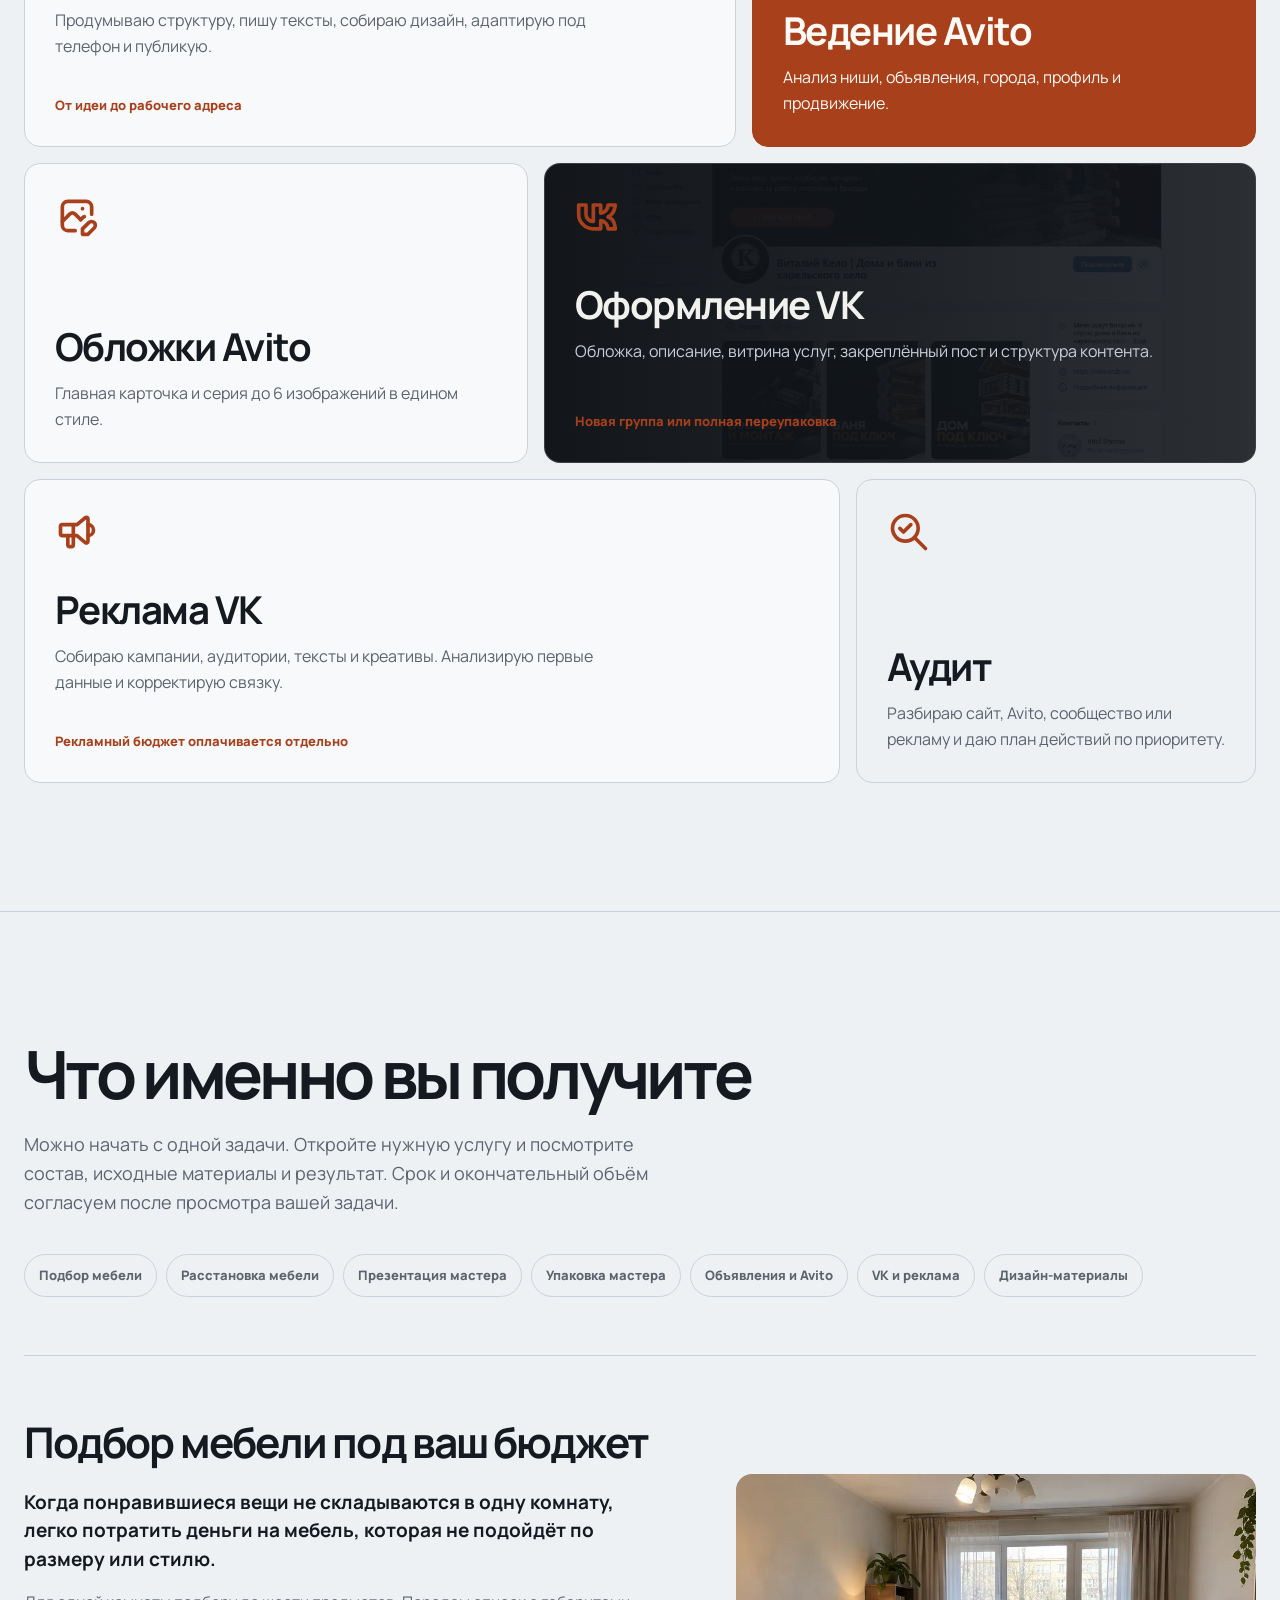
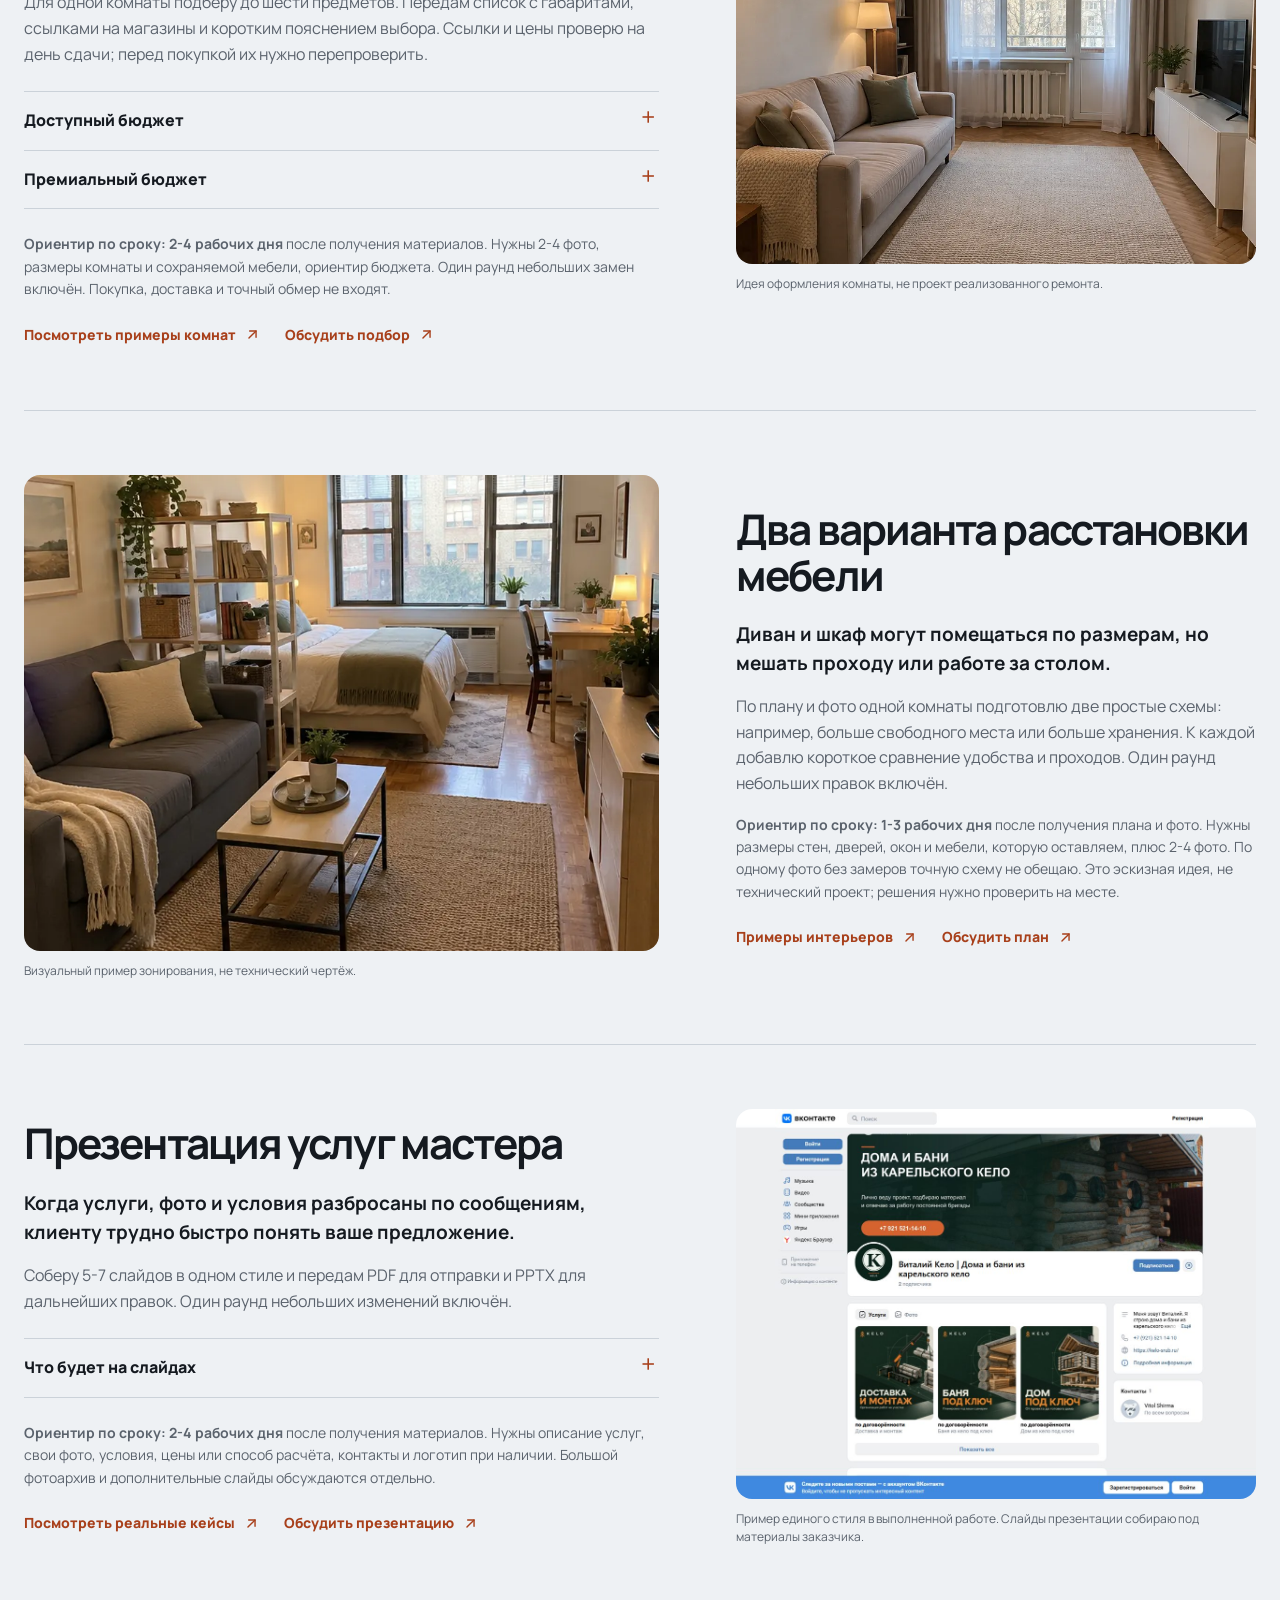
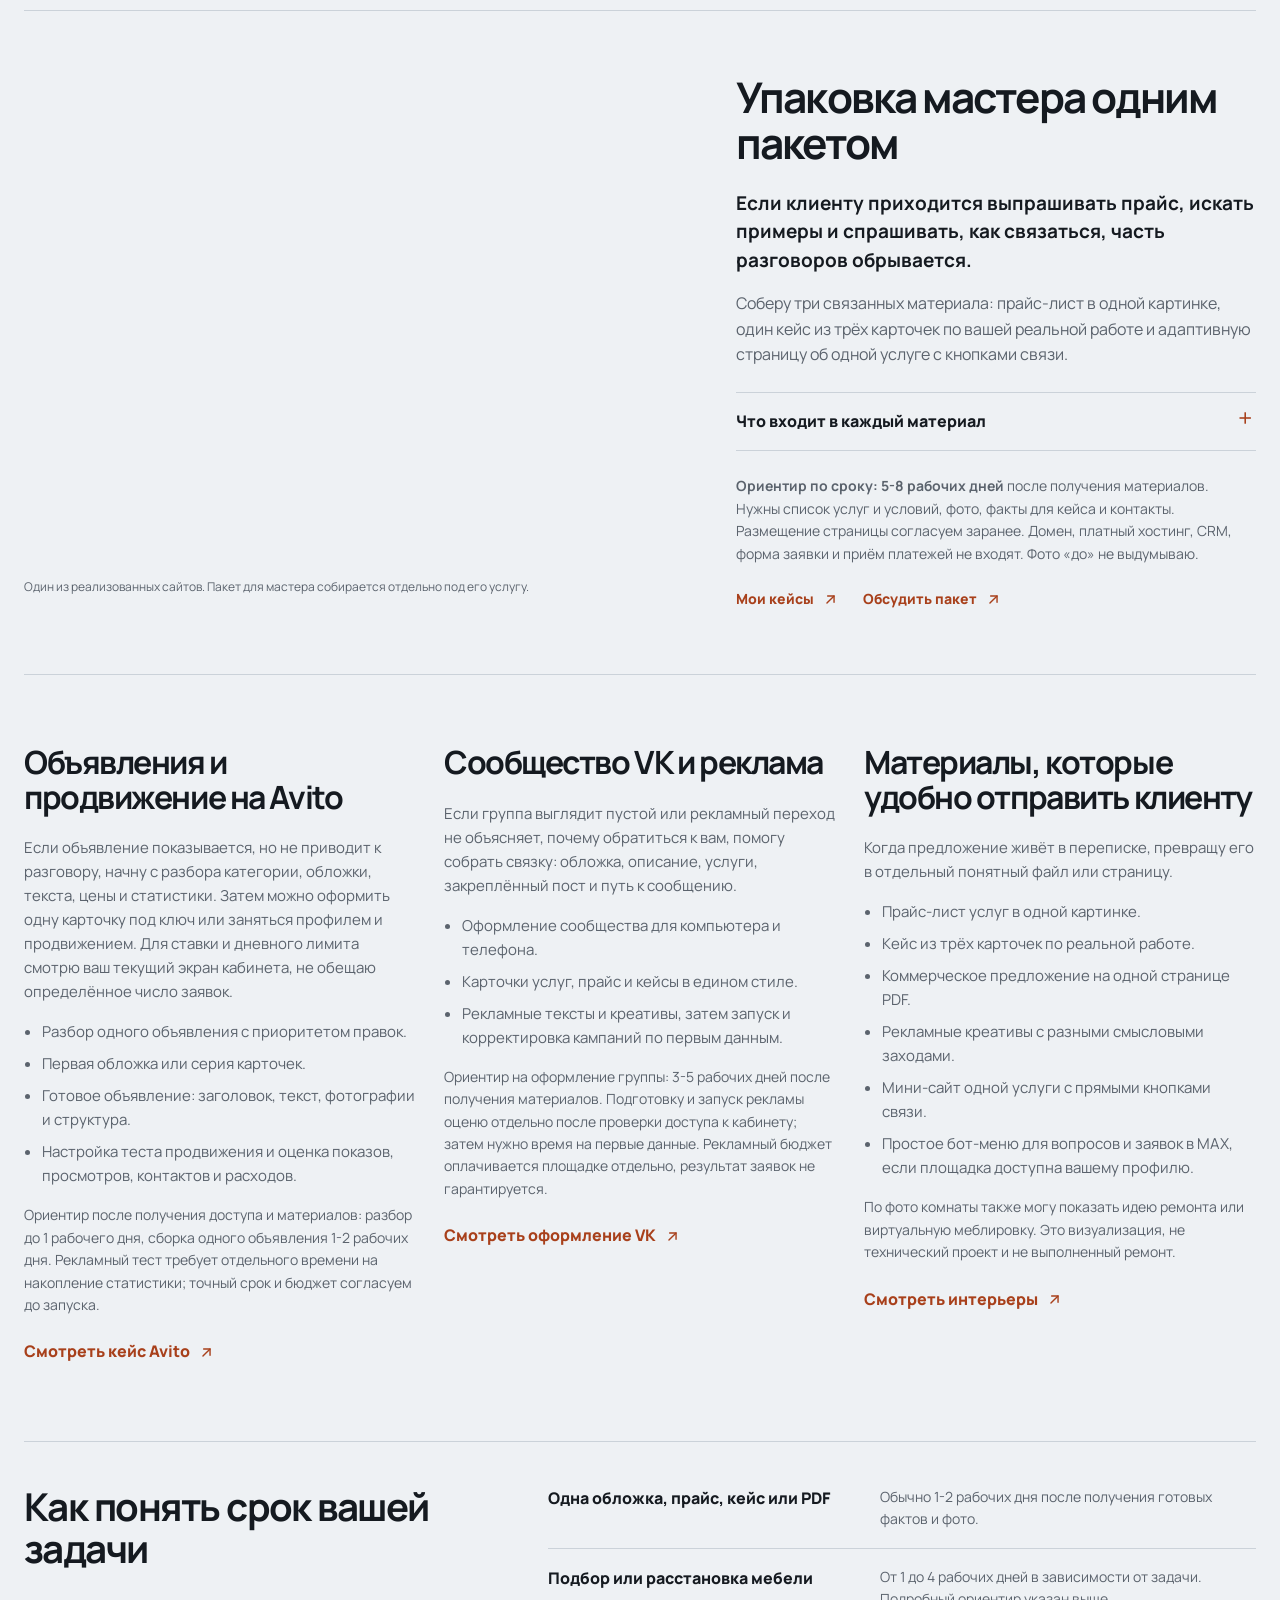
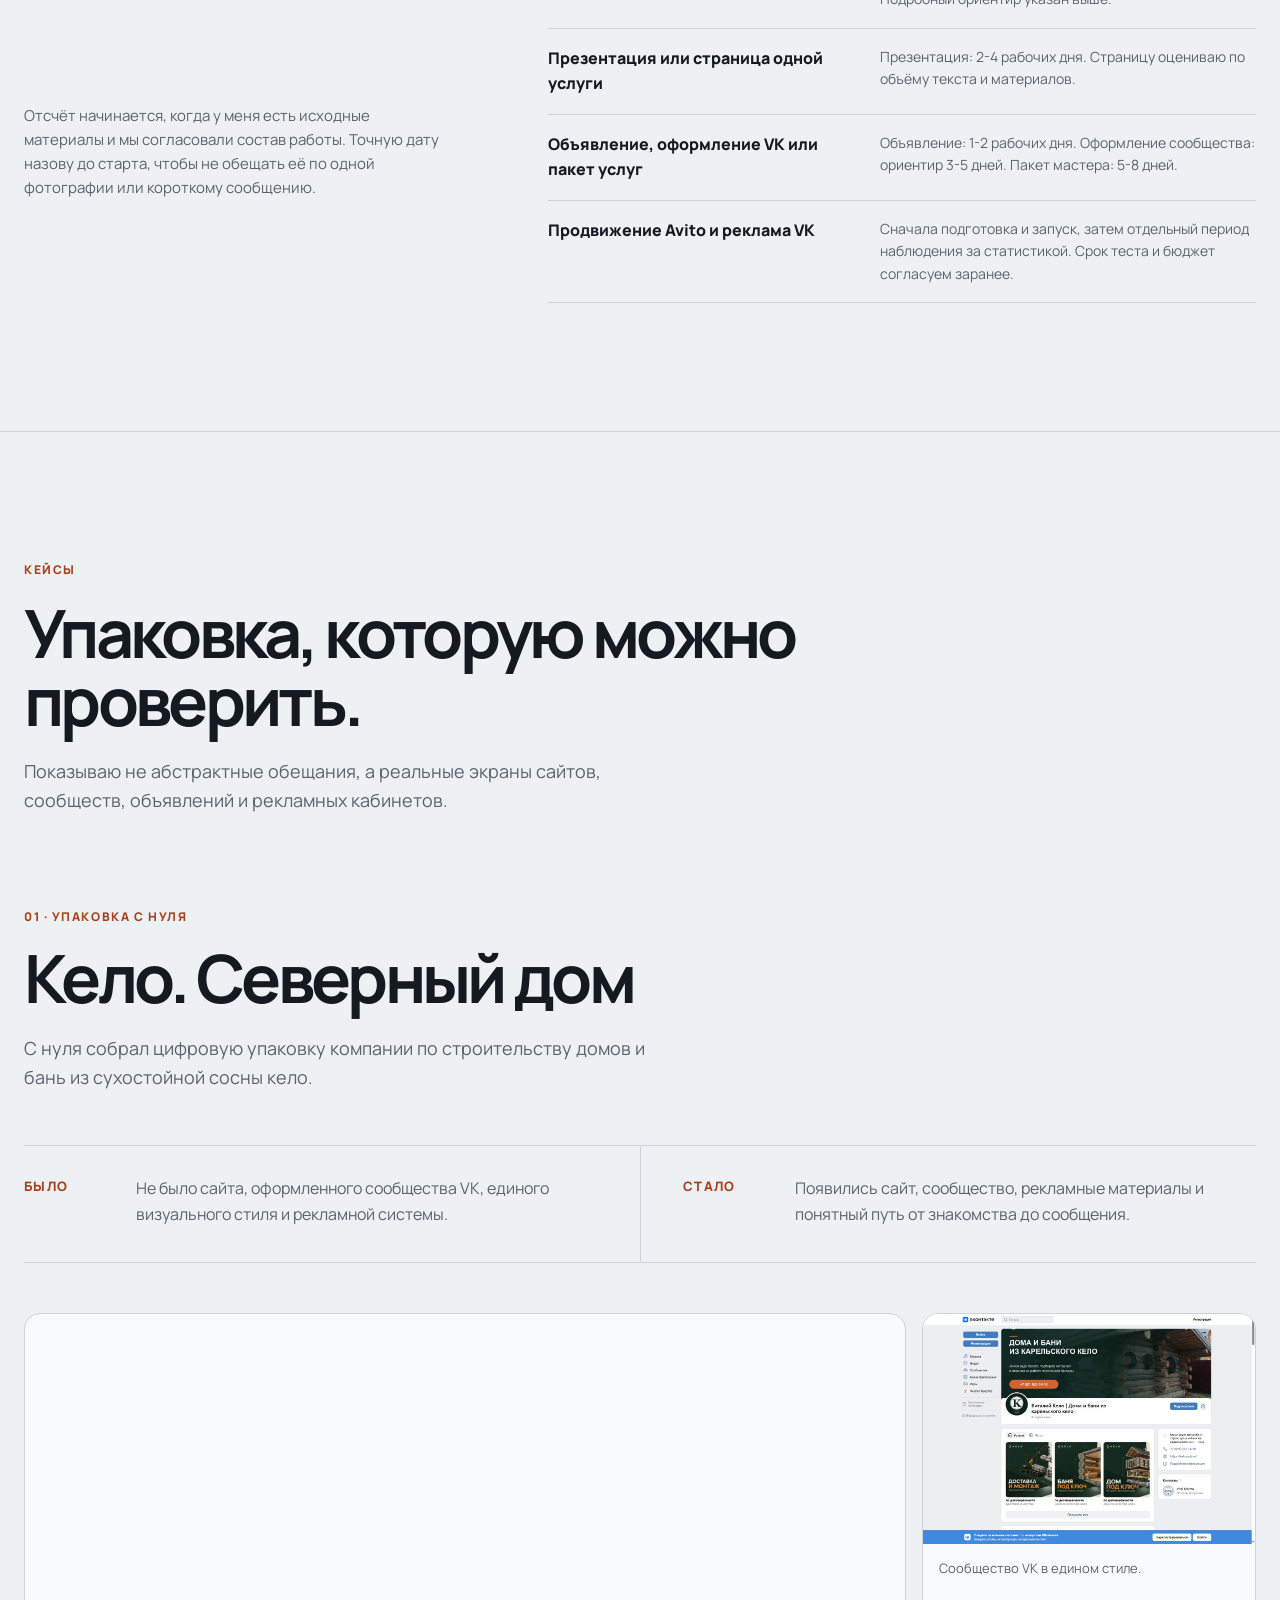
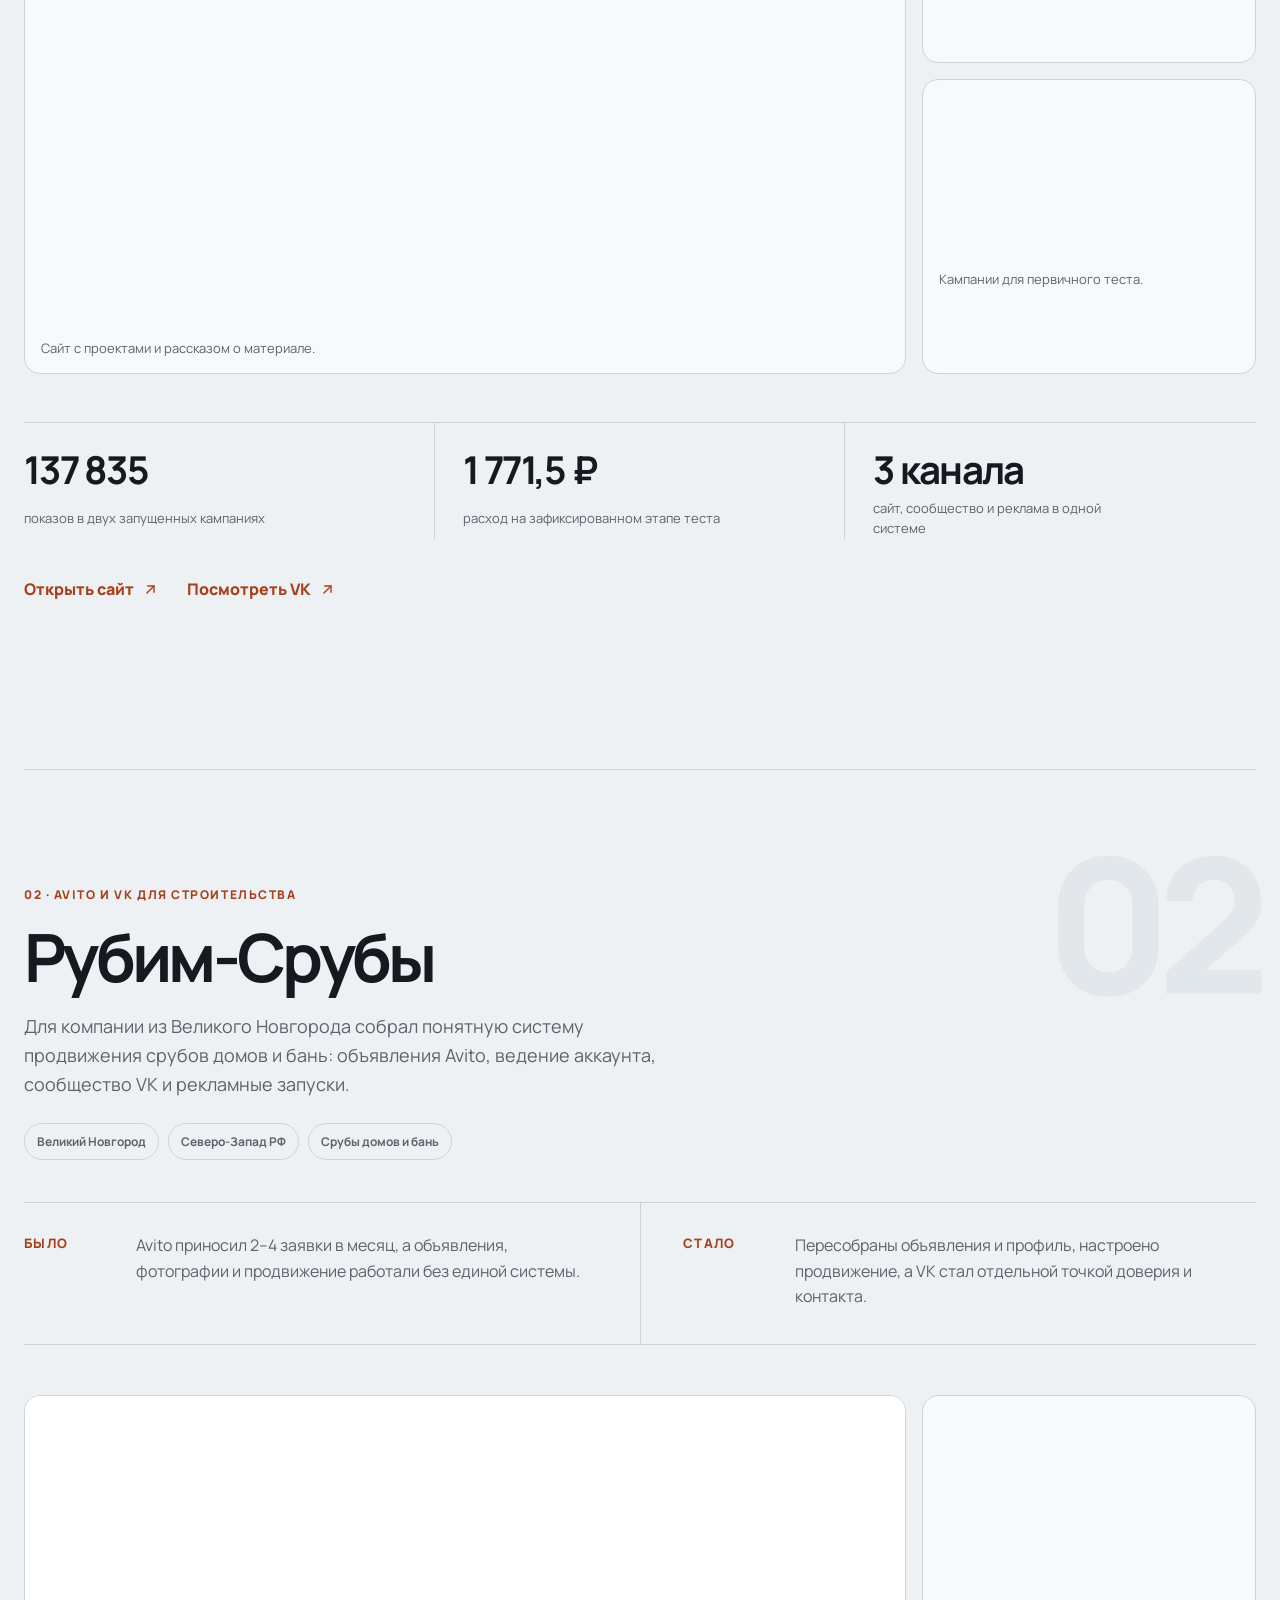
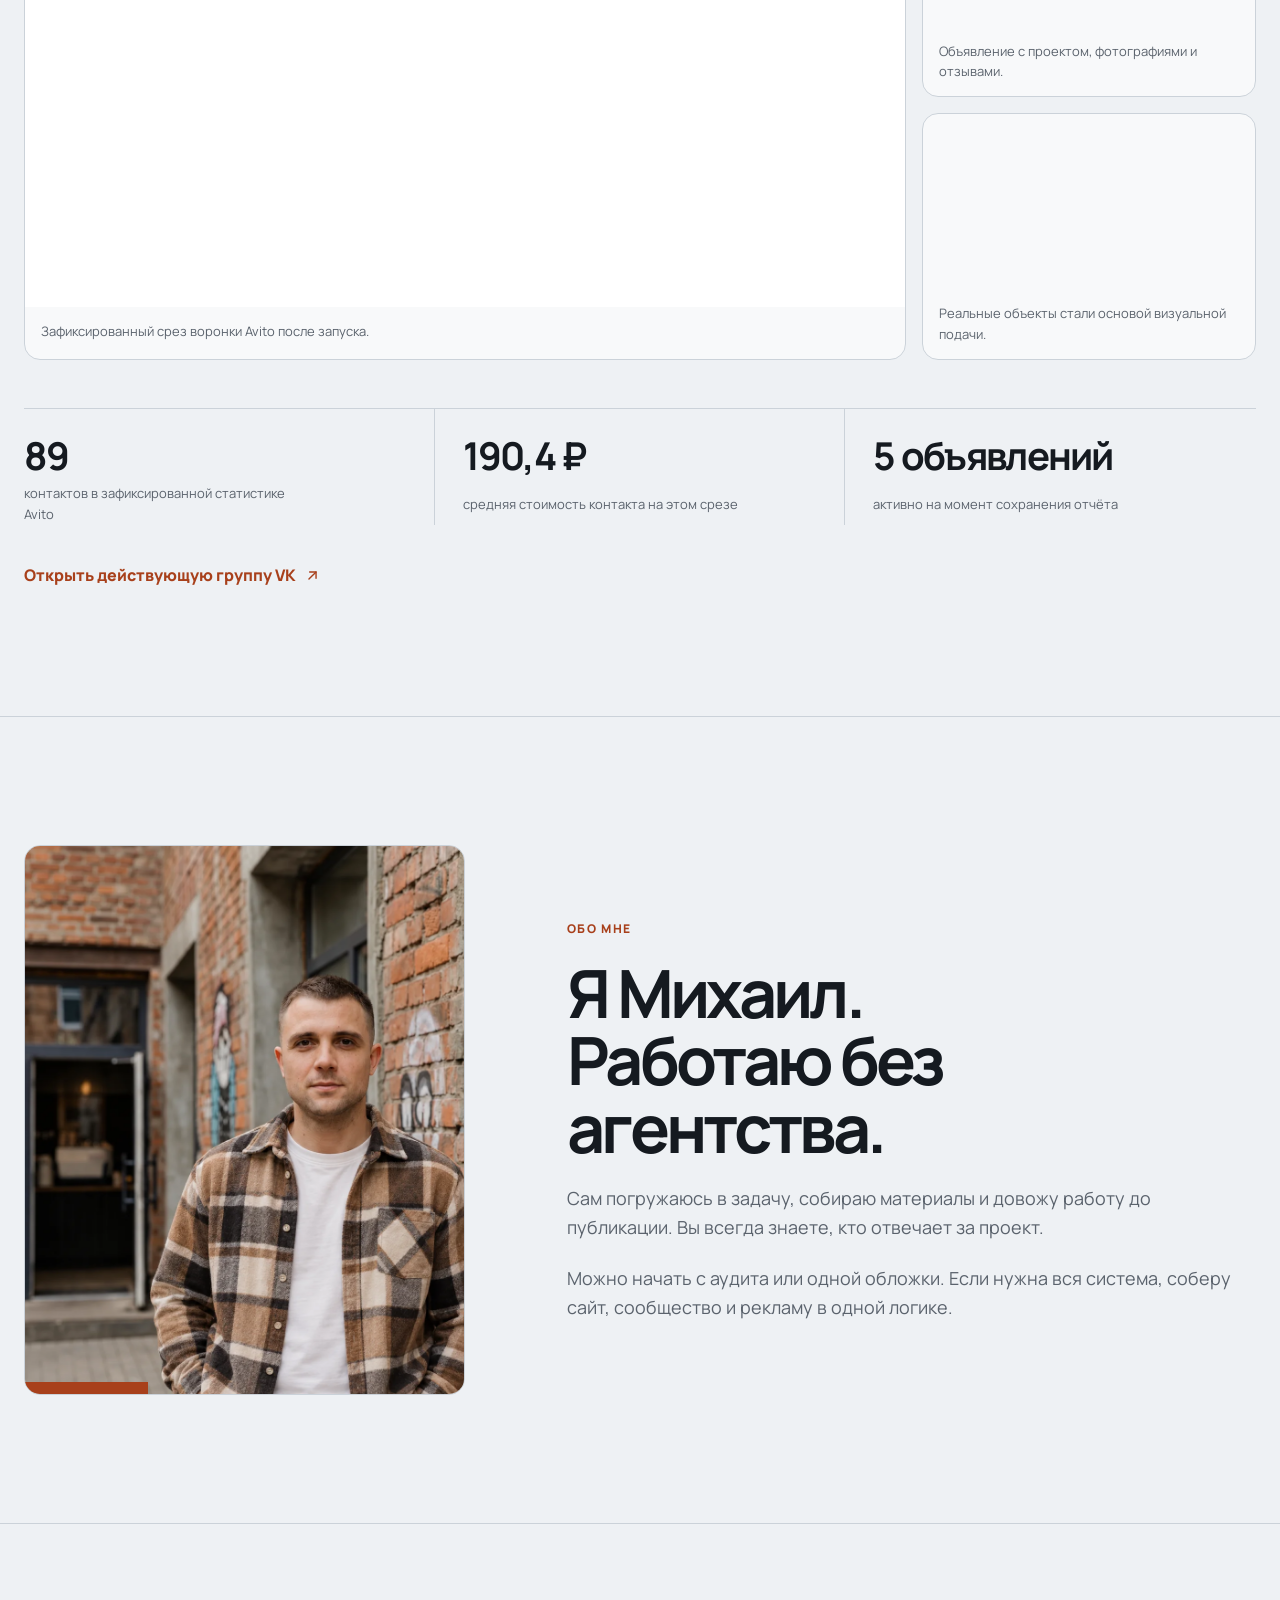
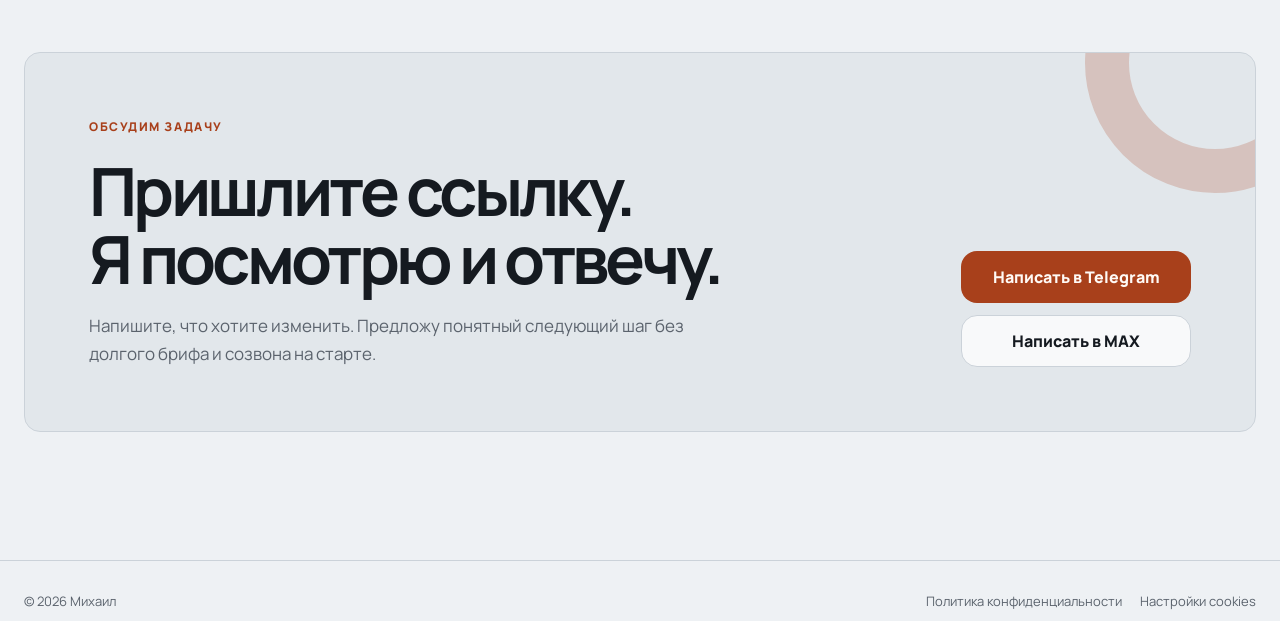
<file: niches.html>
<!doctype html><html lang="ru"><head><meta charset="utf-8"><meta name="viewport" content="width=device-width,initial-scale=1"><meta http-equiv="refresh" content="0;url=index.html#services"><link rel="canonical" href="index.html#services"><title>Услуги Михаила Косорубова</title></head><body><p><a href="index.html#services">Перейти к услугам</a></p></body></html>
</file>
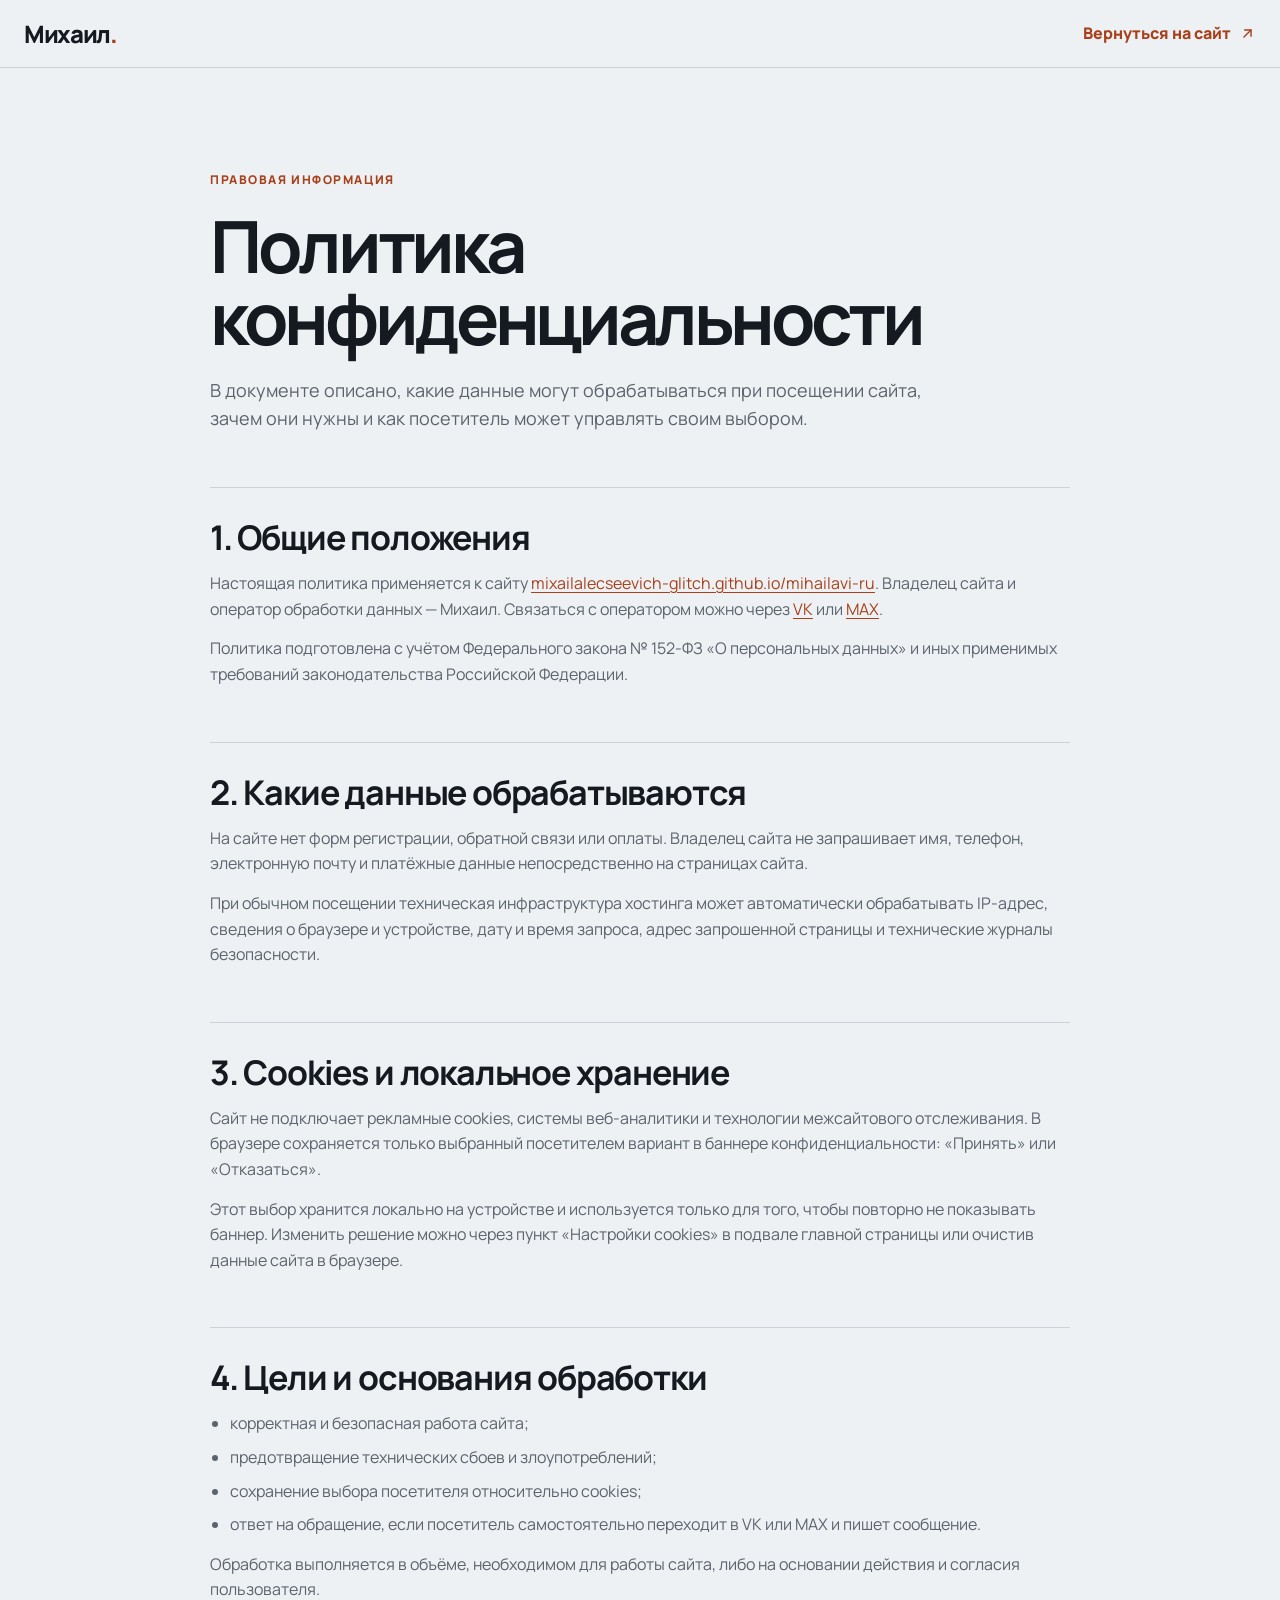
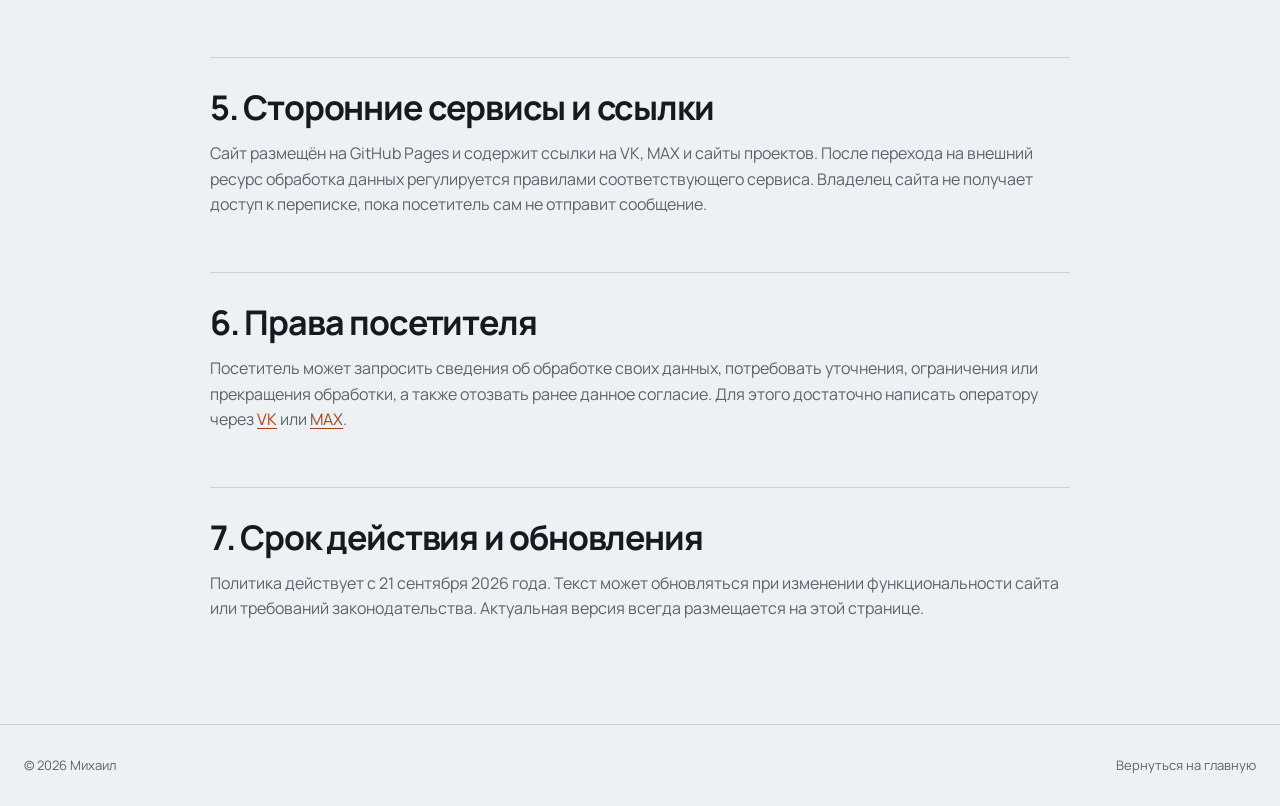
<file: privacy.html>
<!DOCTYPE html>
<html lang="ru">
<head>
  <meta charset="utf-8">
  <meta name="viewport" content="width=device-width, initial-scale=1">
  <title>Политика конфиденциальности | Михаил</title>
  <meta name="description" content="Политика обработки персональных данных и использования файлов cookies на сайте Михаила.">
  <meta name="robots" content="index,follow">
  <meta name="theme-color" content="#101318">
  <link rel="icon" href="assets/images/favicon.png" type="image/png">
  <link rel="preload" href="assets/fonts/manrope-700.ttf" as="font" type="font/ttf" crossorigin>
  <link rel="stylesheet" href="assets/fonts/manrope.css">
  <link rel="stylesheet" href="css/style.css">
  <script src="js/main.js" defer></script>
</head>
<body>
  <a class="skip-link" href="#main">Перейти к содержанию</a>

  <header class="site-header">
    <div class="shell header-inner">
      <a class="brand" href="index.html" aria-label="Михаил, на главную">Михаил<span aria-hidden="true">.</span></a>
      <a class="text-link" href="index.html">Вернуться на сайт<span class="icon icon-arrow" aria-hidden="true"></span></a>
    </div>
  </header>

  <main class="legal-main" id="main">
    <article class="shell legal-content">
      <p class="kicker">Правовая информация</p>
      <h1>Политика конфиденциальности</h1>
      <p class="legal-lead">В документе описано, какие данные могут обрабатываться при посещении сайта, зачем они нужны и как посетитель может управлять своим выбором.</p>

      <section class="legal-section">
        <h2>1. Общие положения</h2>
        <p>Настоящая политика применяется к сайту <a href="https://mixailalecseevich-glitch.github.io/mihailavi-ru/">mixailalecseevich-glitch.github.io/mihailavi-ru</a>. Владелец сайта и оператор обработки данных — Михаил. Связаться с оператором можно через <a href="https://vk.ru/im?sel=-217070896">VK</a> или <a href="https://max.ru/u/f9LHodD0cOINee3s1_-P0YZuIoNThUuMHRry6sGb1ITDshGQPJgu8Gu2pZQ">MAX</a>.</p>
        <p>Политика подготовлена с учётом Федерального закона № 152-ФЗ «О персональных данных» и иных применимых требований законодательства Российской Федерации.</p>
      </section>

      <section class="legal-section">
        <h2>2. Какие данные обрабатываются</h2>
        <p>На сайте нет форм регистрации, обратной связи или оплаты. Владелец сайта не запрашивает имя, телефон, электронную почту и платёжные данные непосредственно на страницах сайта.</p>
        <p>При обычном посещении техническая инфраструктура хостинга может автоматически обрабатывать IP-адрес, сведения о браузере и устройстве, дату и время запроса, адрес запрошенной страницы и технические журналы безопасности.</p>
      </section>

      <section class="legal-section">
        <h2>3. Cookies и локальное хранение</h2>
        <p>Сайт не подключает рекламные cookies, системы веб-аналитики и технологии межсайтового отслеживания. В браузере сохраняется только выбранный посетителем вариант в баннере конфиденциальности: «Принять» или «Отказаться».</p>
        <p>Этот выбор хранится локально на устройстве и используется только для того, чтобы повторно не показывать баннер. Изменить решение можно через пункт «Настройки cookies» в подвале главной страницы или очистив данные сайта в браузере.</p>
      </section>

      <section class="legal-section">
        <h2>4. Цели и основания обработки</h2>
        <ul>
          <li>корректная и безопасная работа сайта;</li>
          <li>предотвращение технических сбоев и злоупотреблений;</li>
          <li>сохранение выбора посетителя относительно cookies;</li>
          <li>ответ на обращение, если посетитель самостоятельно переходит в VK или MAX и пишет сообщение.</li>
        </ul>
        <p>Обработка выполняется в объёме, необходимом для работы сайта, либо на основании действия и согласия пользователя.</p>
      </section>

      <section class="legal-section">
        <h2>5. Сторонние сервисы и ссылки</h2>
        <p>Сайт размещён на GitHub Pages и содержит ссылки на VK, MAX и сайты проектов. После перехода на внешний ресурс обработка данных регулируется правилами соответствующего сервиса. Владелец сайта не получает доступ к переписке, пока посетитель сам не отправит сообщение.</p>
      </section>

      <section class="legal-section">
        <h2>6. Права посетителя</h2>
        <p>Посетитель может запросить сведения об обработке своих данных, потребовать уточнения, ограничения или прекращения обработки, а также отозвать ранее данное согласие. Для этого достаточно написать оператору через <a href="https://vk.ru/im?sel=-217070896">VK</a> или <a href="https://max.ru/u/f9LHodD0cOINee3s1_-P0YZuIoNThUuMHRry6sGb1ITDshGQPJgu8Gu2pZQ">MAX</a>.</p>
      </section>

      <section class="legal-section">
        <h2>7. Срок действия и обновления</h2>
        <p>Политика действует с 21 сентября 2026 года. Текст может обновляться при изменении функциональности сайта или требований законодательства. Актуальная версия всегда размещается на этой странице.</p>
      </section>
    </article>
  </main>

  <footer class="site-footer">
    <div class="shell footer-inner">
      <p>© <span data-year>2026</span> Михаил</p>
      <a href="index.html">Вернуться на главную</a>
    </div>
  </footer>
</body>
</html>
</file>
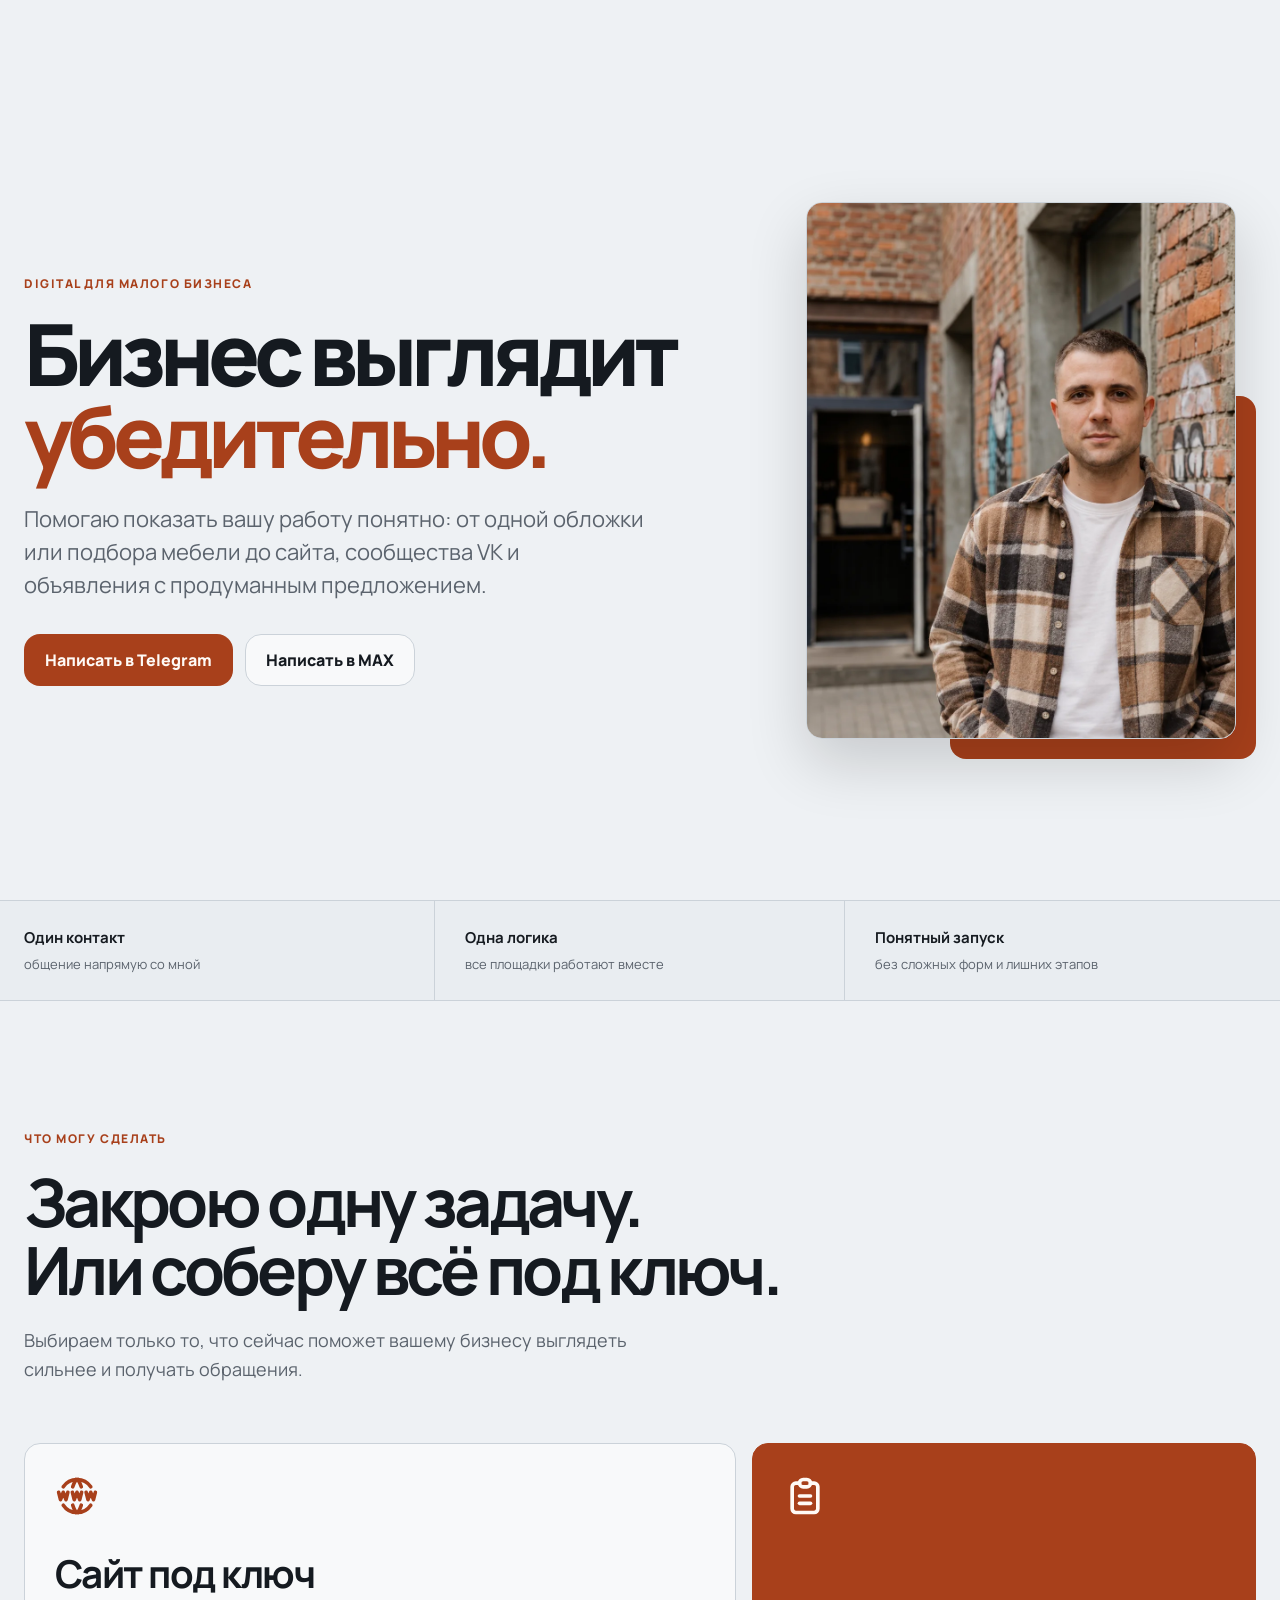
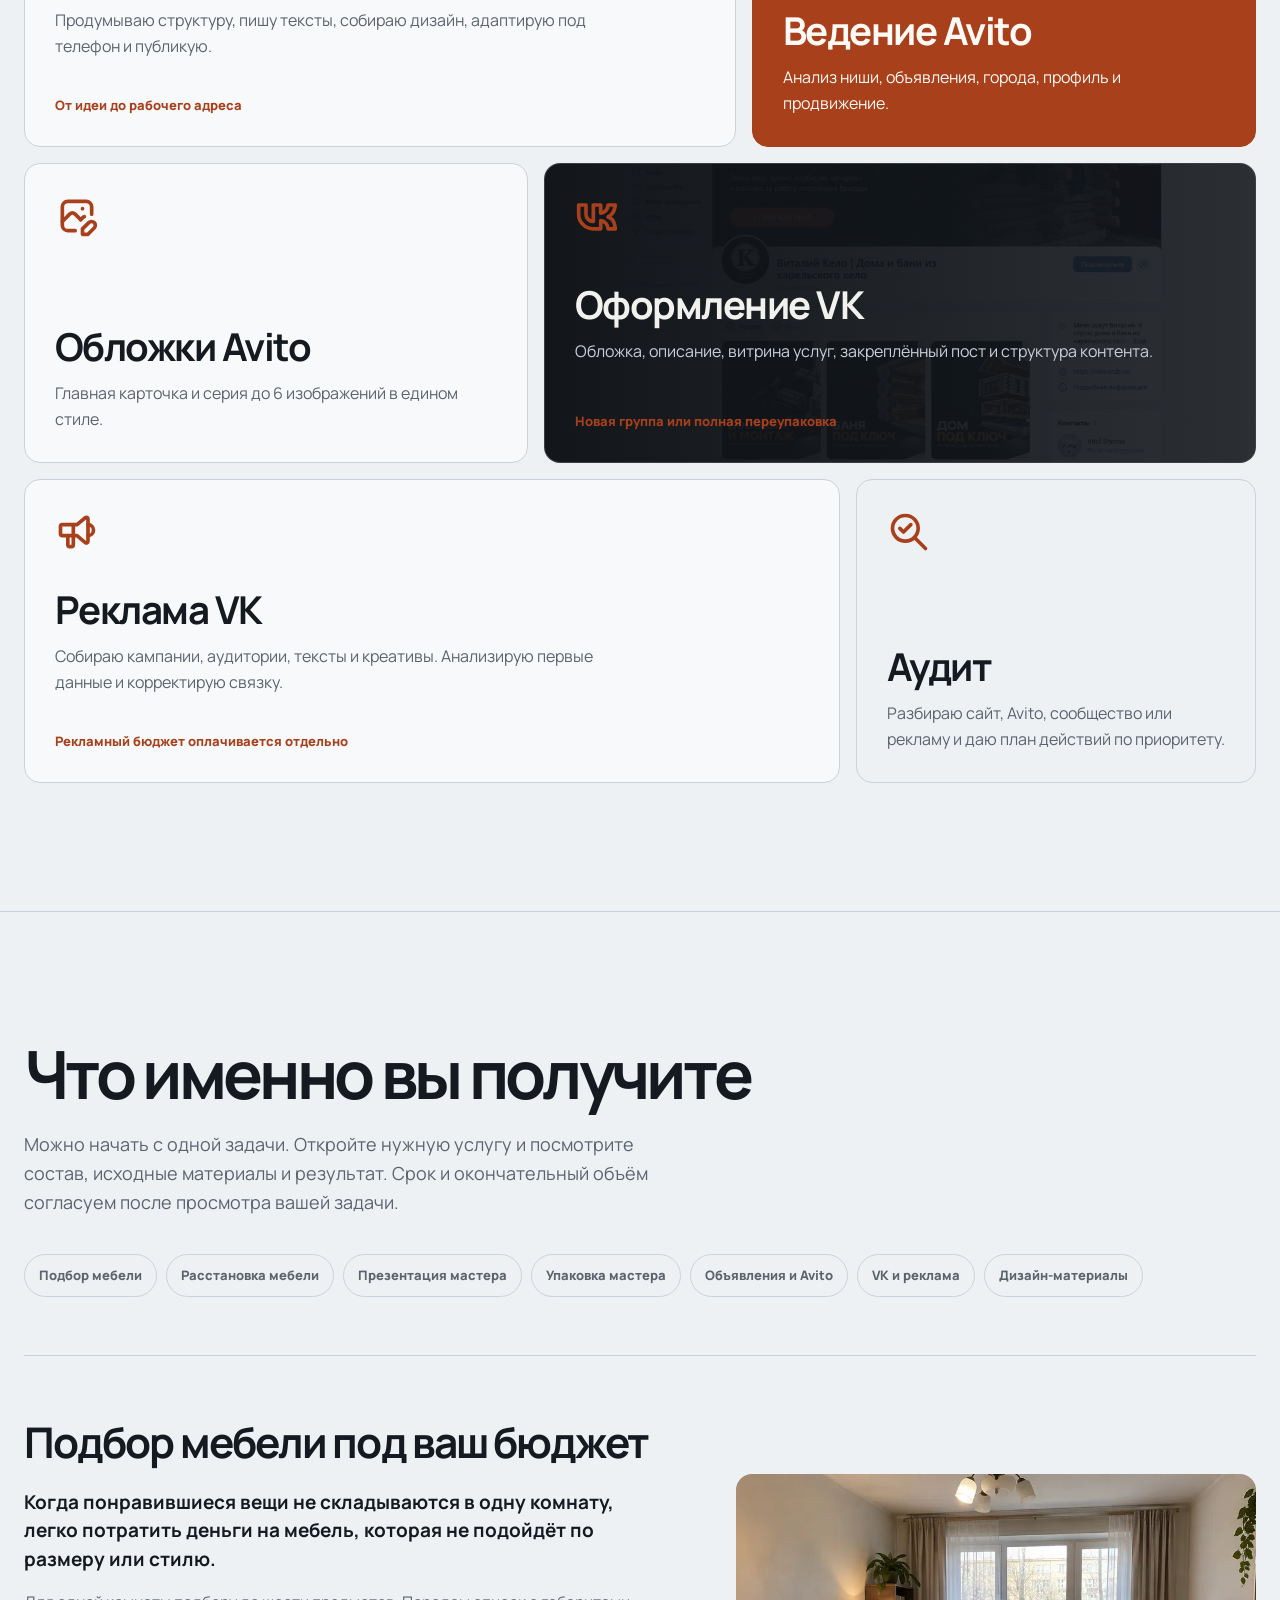
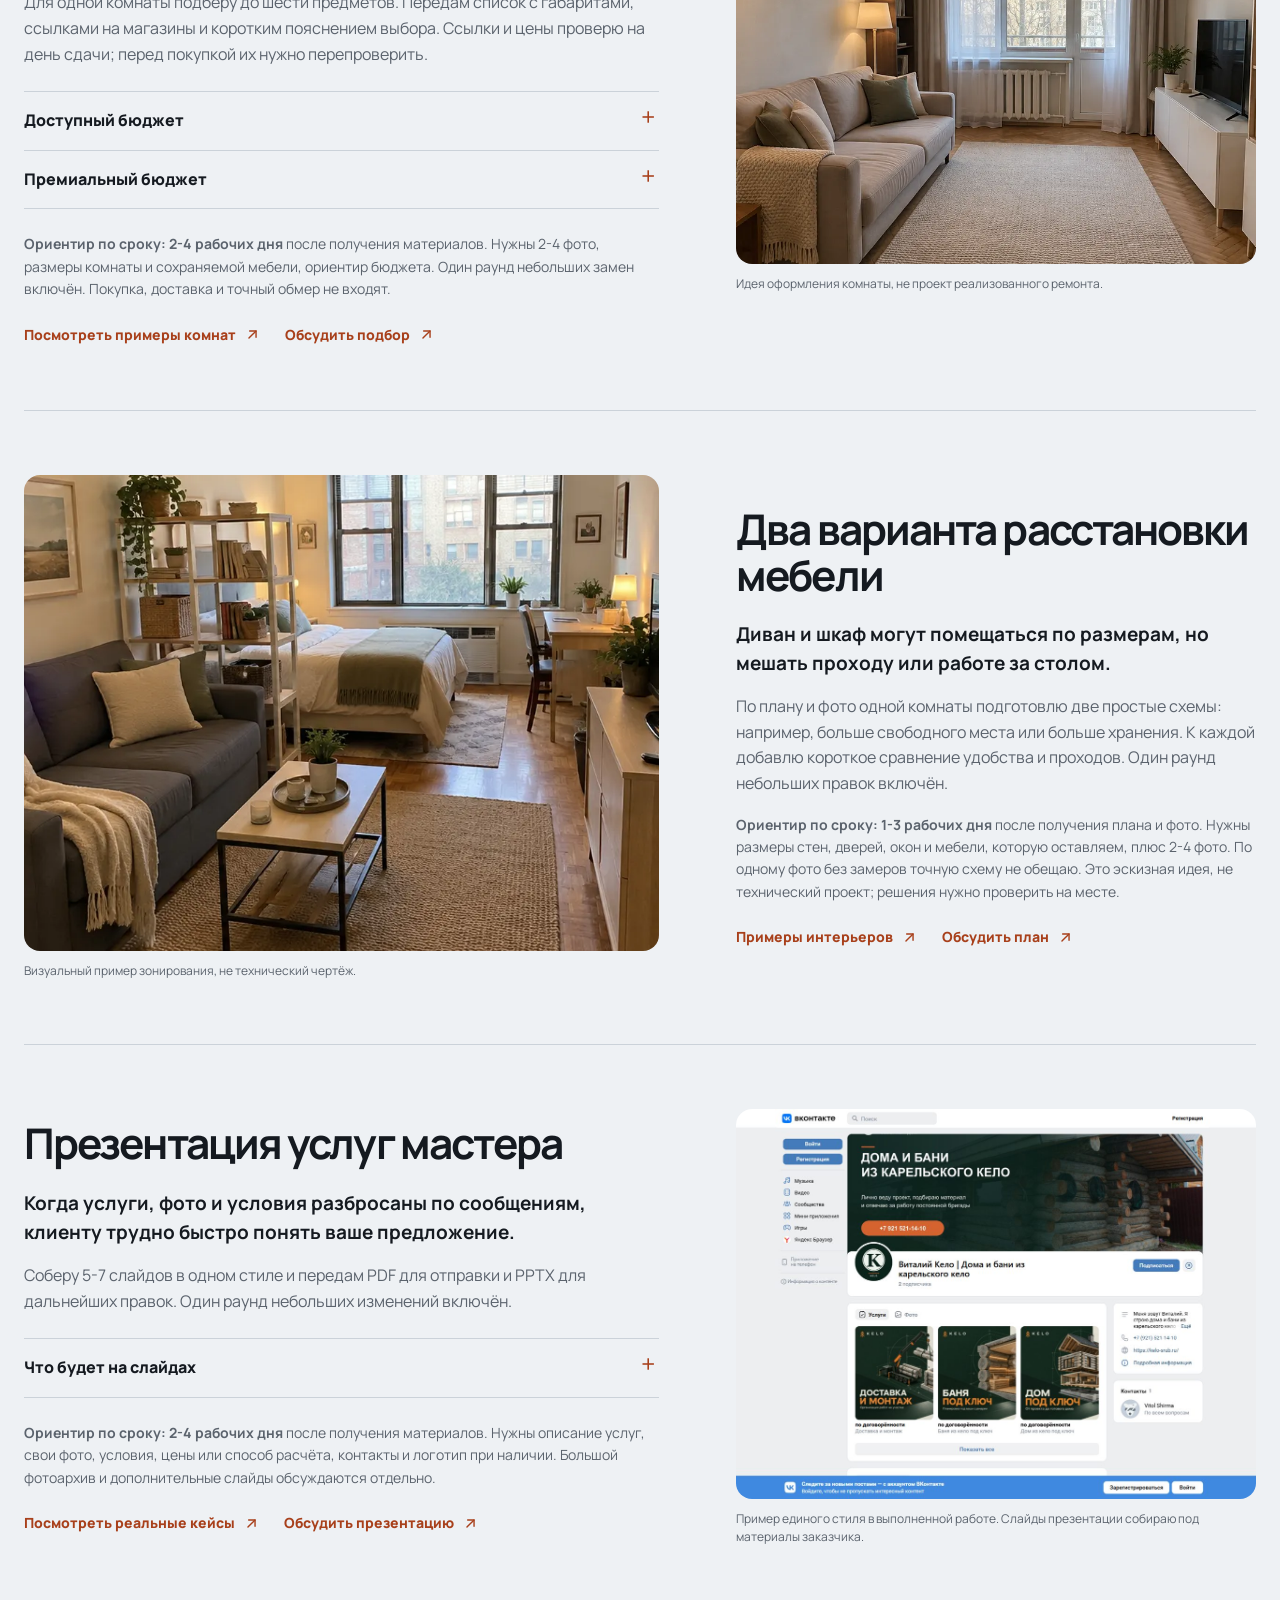
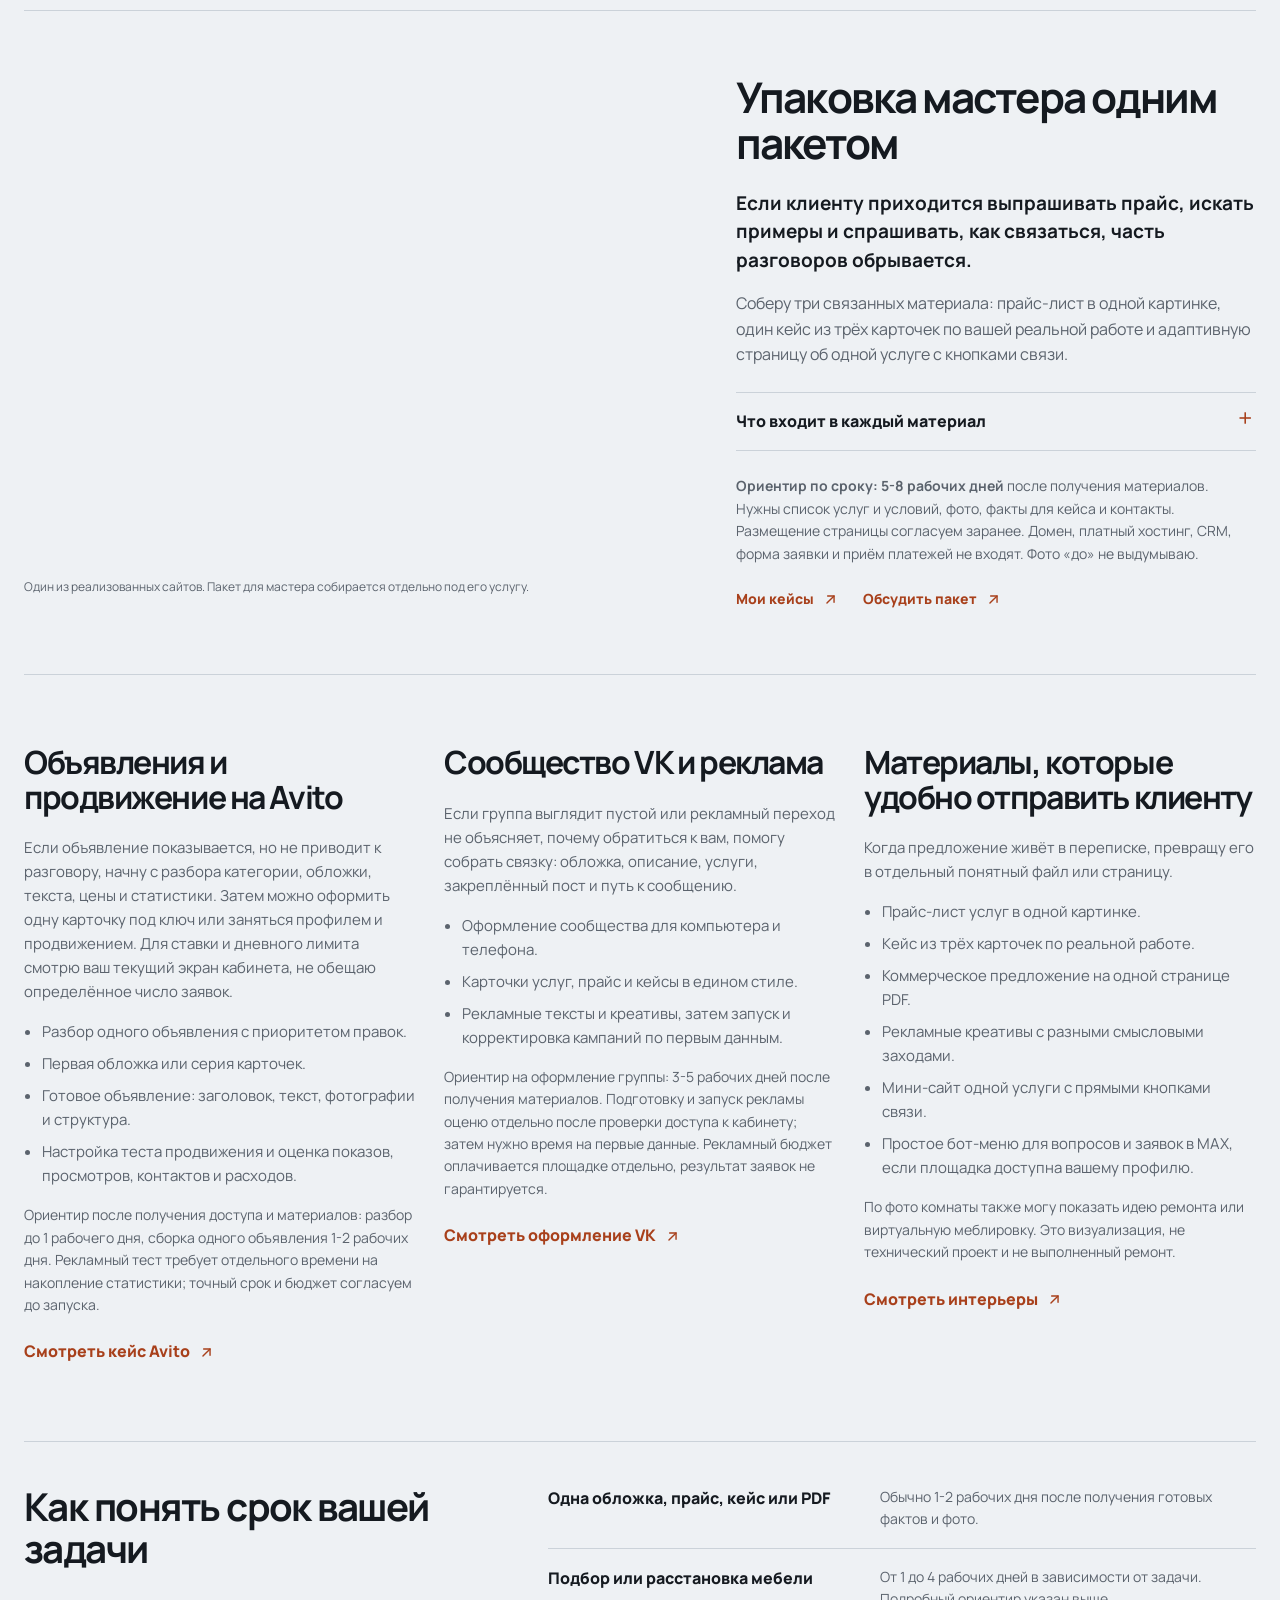
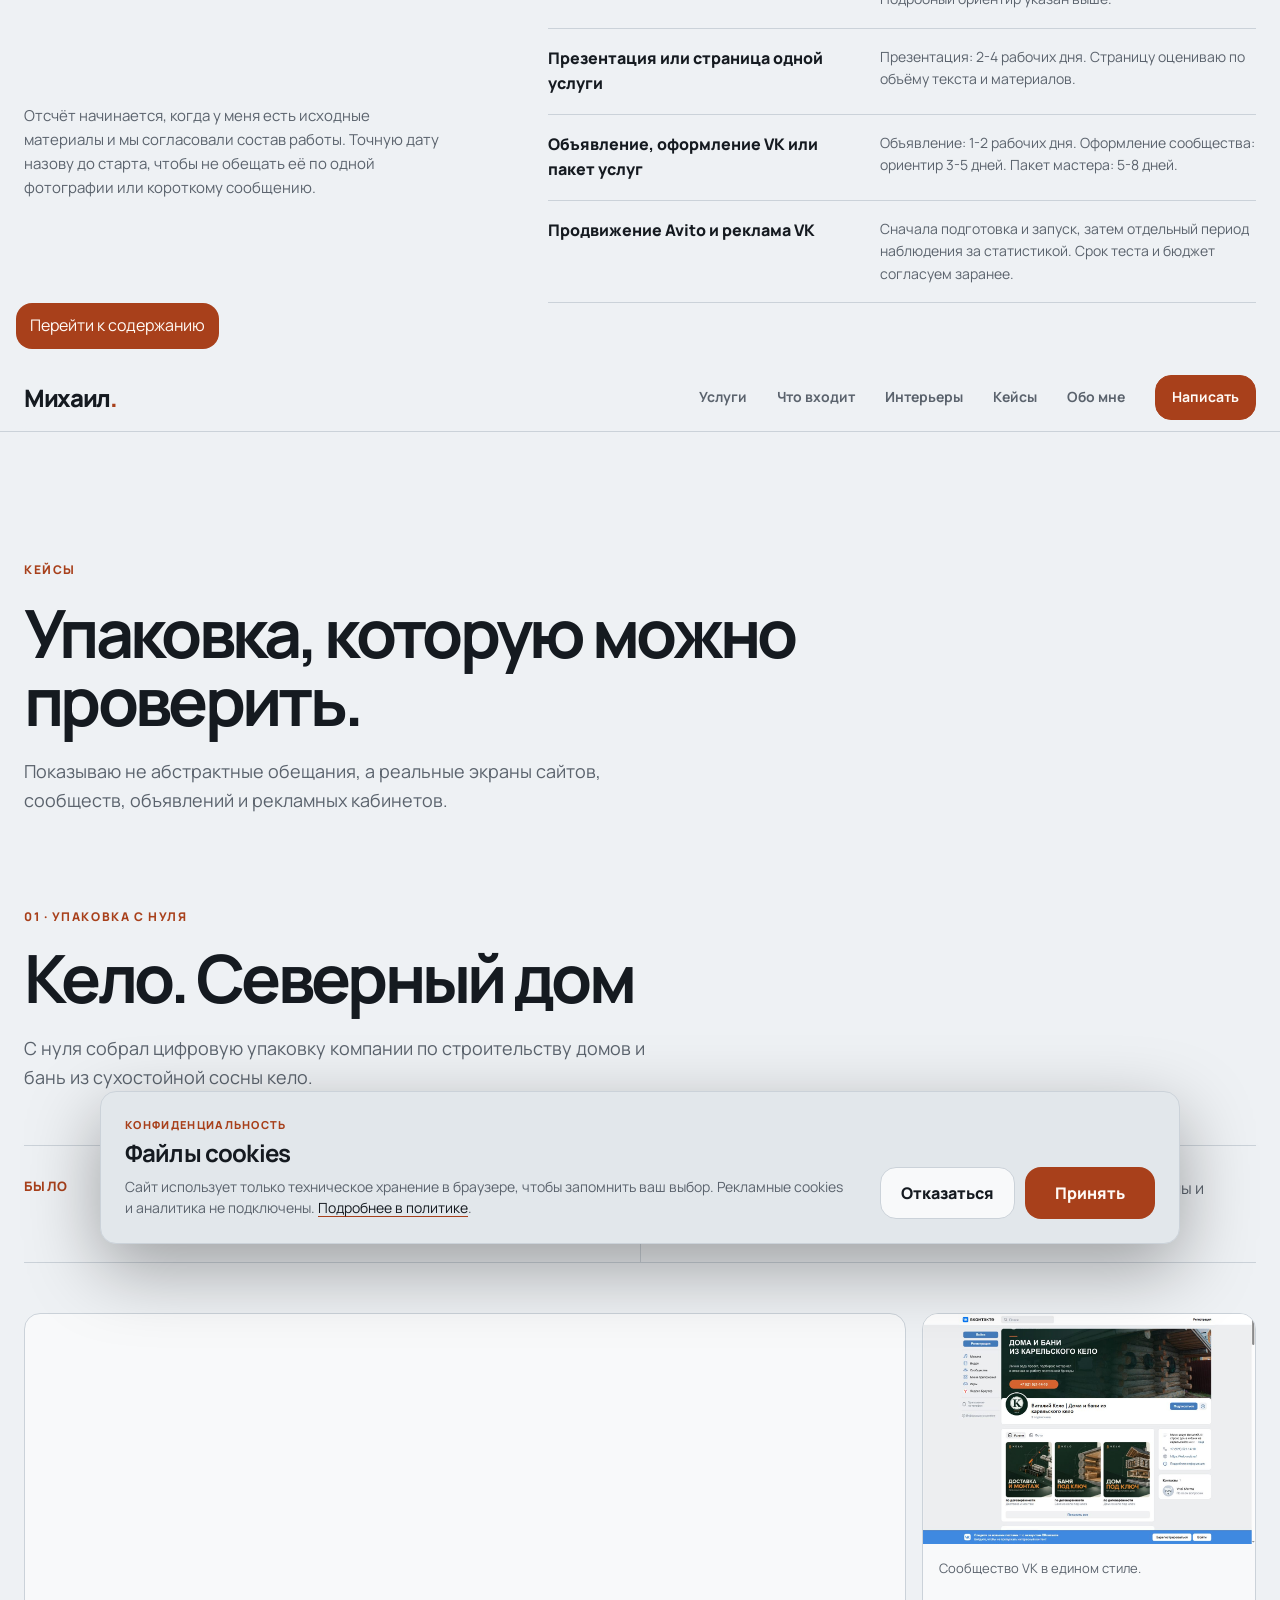
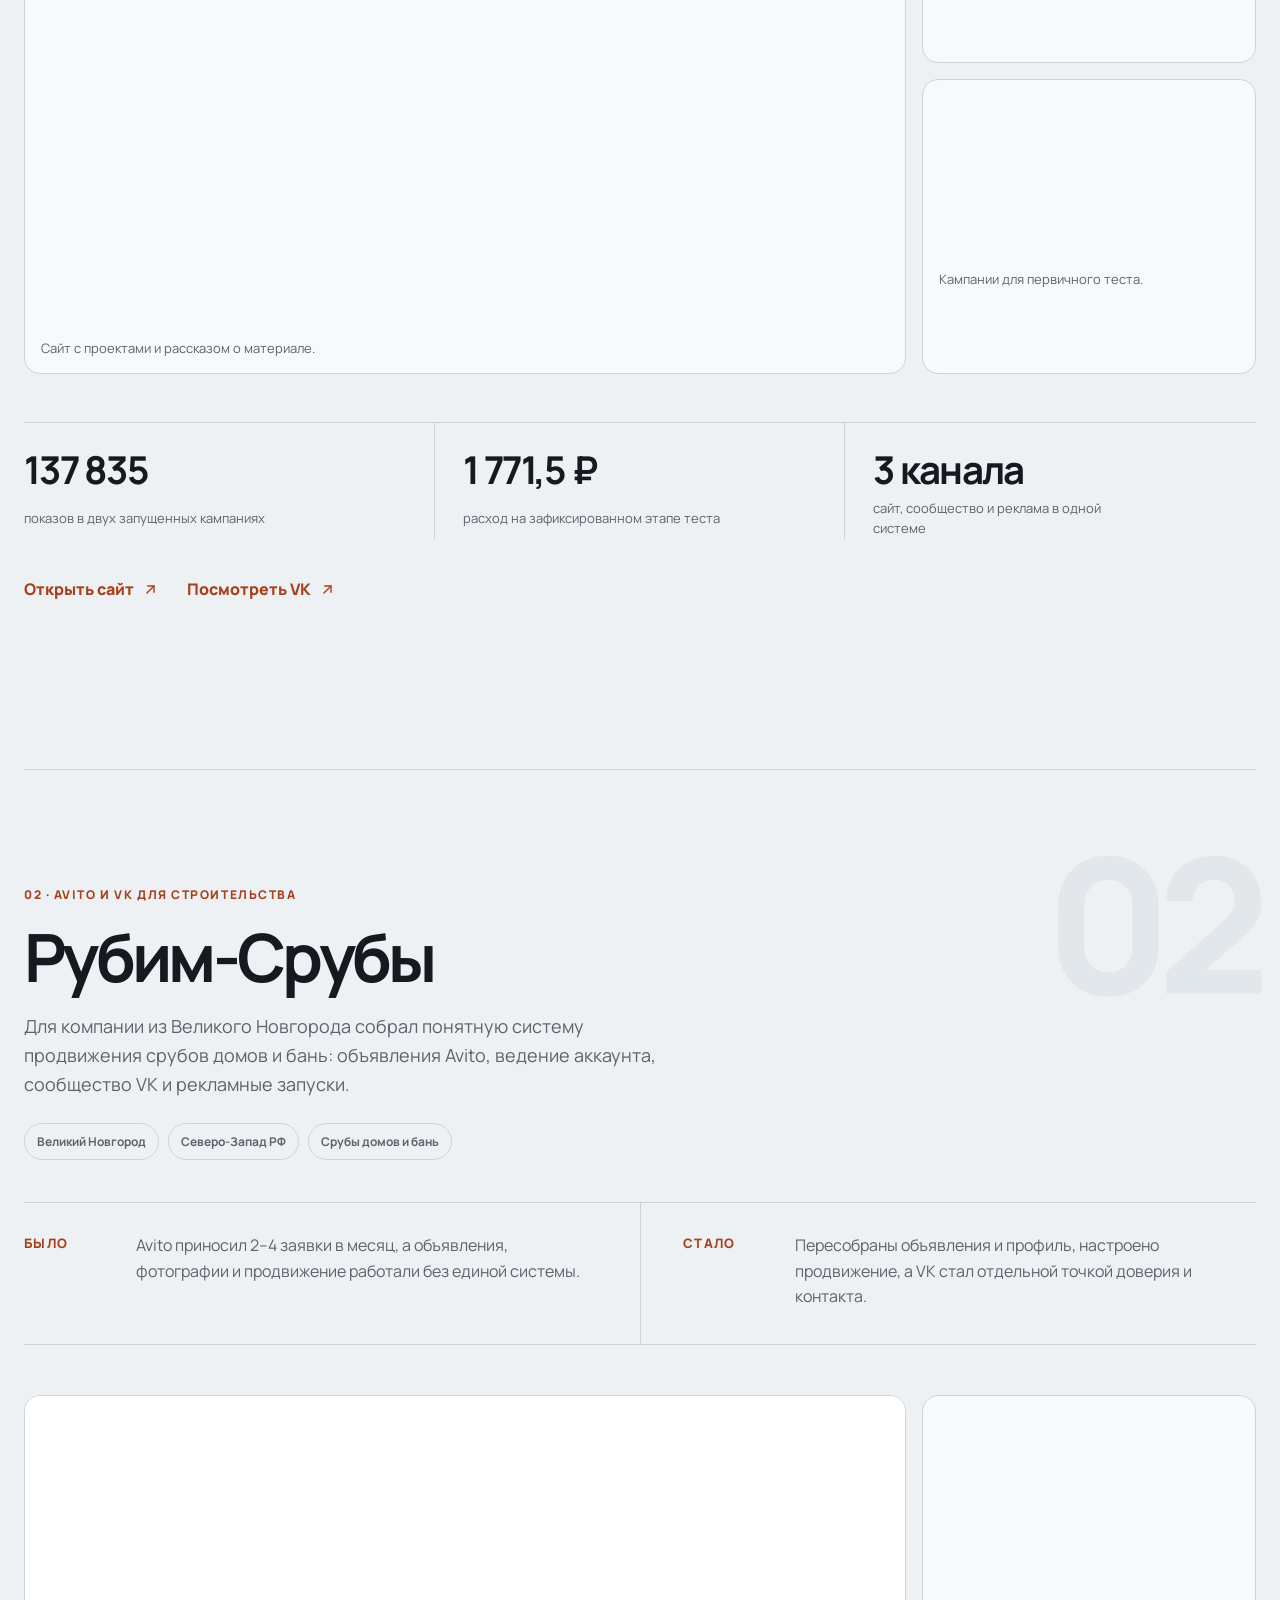
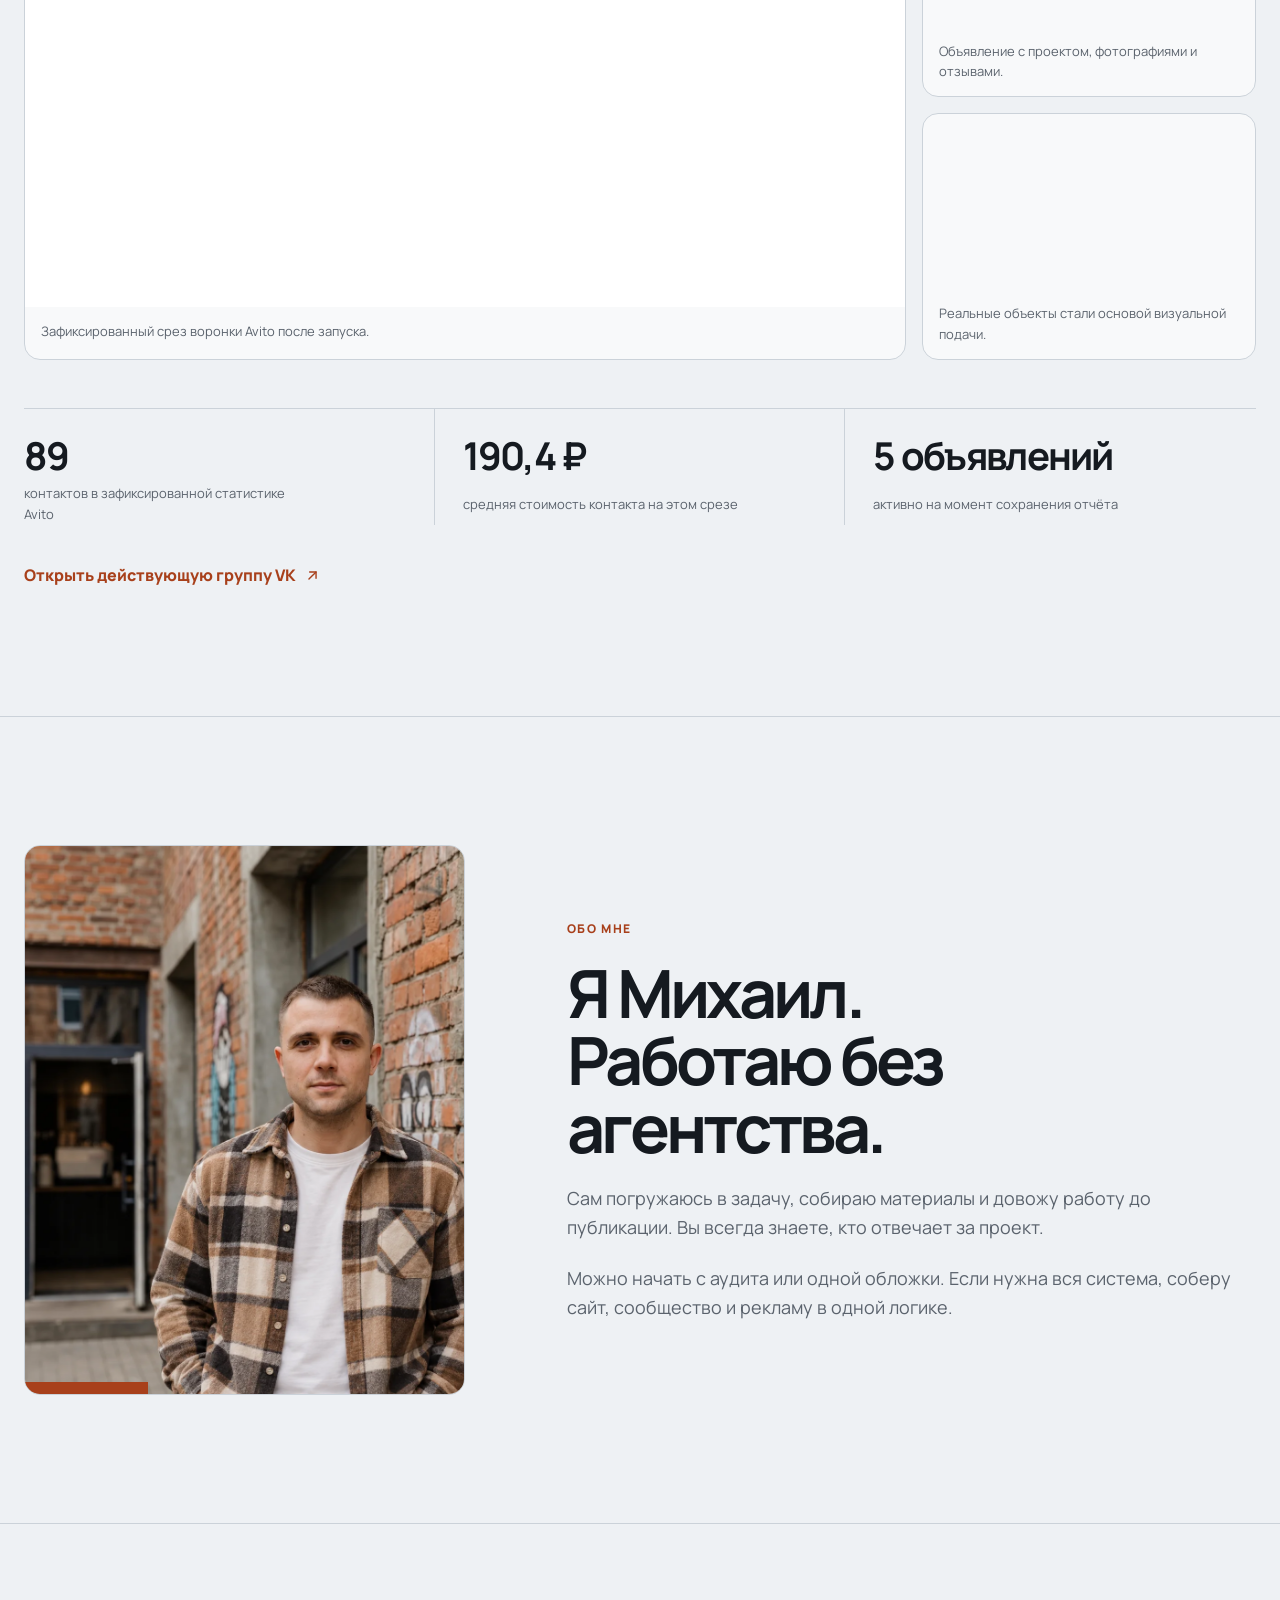
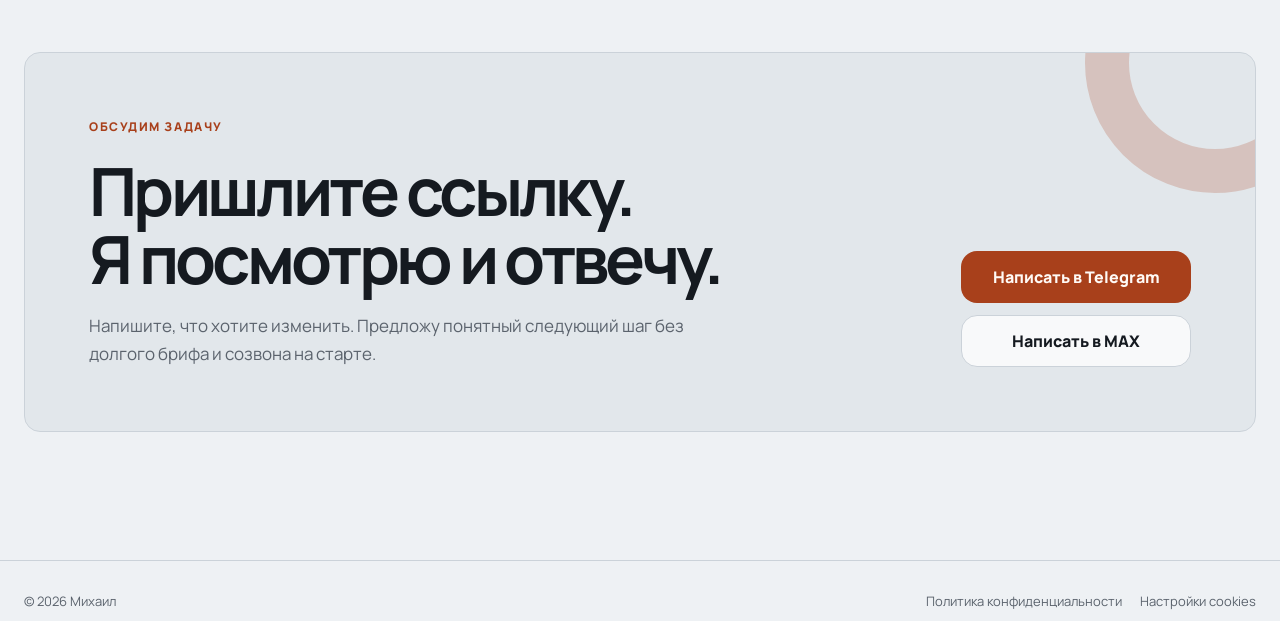
<file: results.html>
<!doctype html><html lang="ru"><head><meta charset="utf-8"><meta name="viewport" content="width=device-width,initial-scale=1"><meta http-equiv="refresh" content="0;url=index.html#case"><link rel="canonical" href="index.html#case"><title>Кейс Михаила Косорубова</title></head><body><p><a href="index.html#case">Перейти к кейсу</a></p></body></html>
</file>
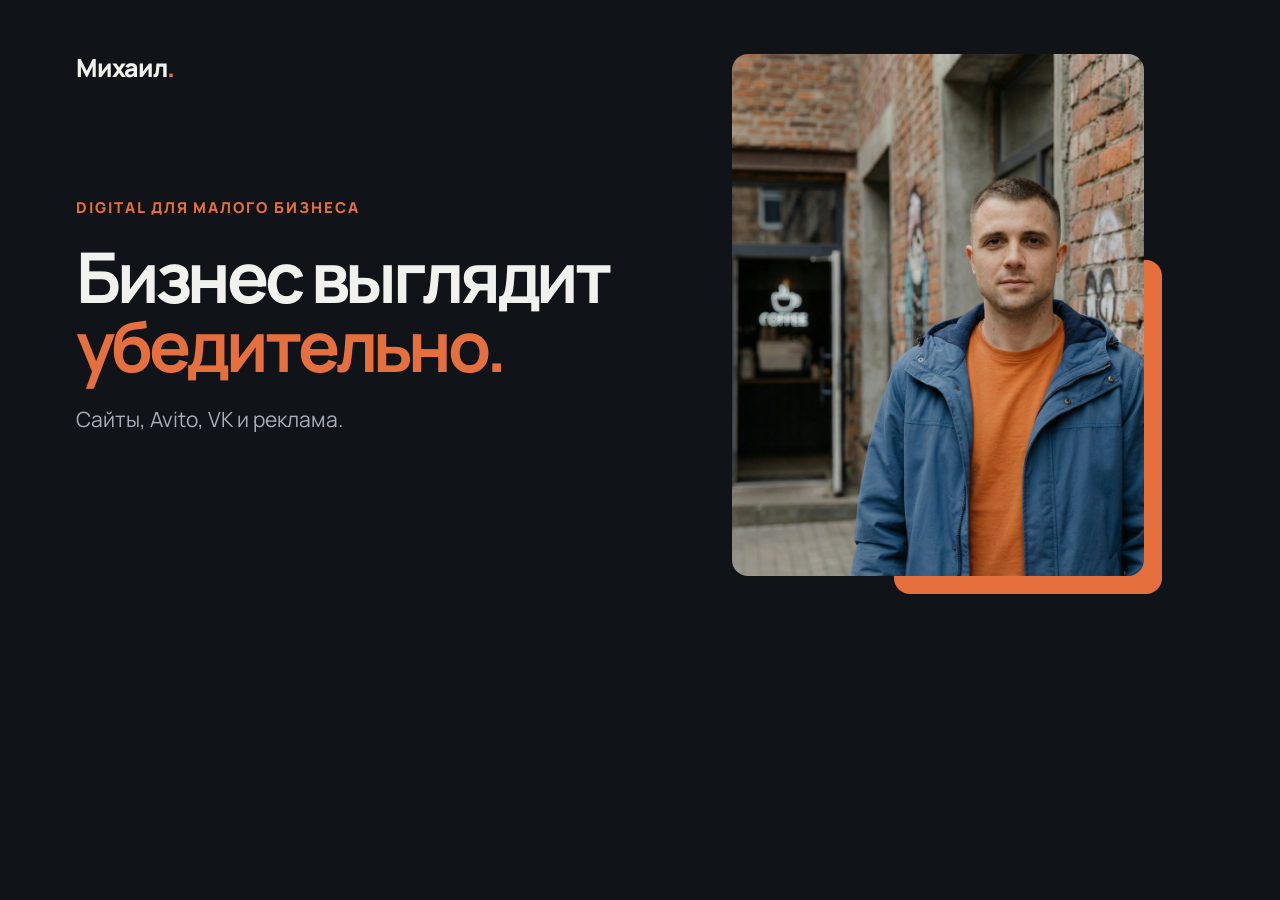
<file: assets/og-cover.html>
<!DOCTYPE html>
<html lang="ru">
<head>
  <meta charset="utf-8">
  <link rel="stylesheet" href="fonts/manrope.css">
  <style>
    *{box-sizing:border-box}
    html,body{margin:0;width:1200px;height:630px;overflow:hidden;background:#101318;color:#f1f2ee;font-family:Manrope,Arial,sans-serif}
    .card{position:relative;width:100%;height:100%;display:grid;grid-template-columns:1.22fr .78fr}
    .copy{padding:72px 40px 72px 76px;display:flex;flex-direction:column;justify-content:center}
    .brand{position:absolute;left:76px;top:50px;font-size:25px;font-weight:800;letter-spacing:-.05em}
    .brand span,.small,h1 span{color:#e66f3e}
    .small{margin-bottom:24px;font-size:15px;font-weight:800;letter-spacing:.13em;text-transform:uppercase}
    h1{max-width:700px;margin:0;font-size:70px;line-height:.98;letter-spacing:-.06em}
    h1 span{display:block}
    .sub{margin:26px 0 0;color:#a7adb6;font-size:21px}
    .photo{position:relative;margin:54px 56px 54px 0}
    .photo::before{content:"";position:absolute;right:-18px;bottom:-18px;width:65%;height:64%;border-radius:16px;background:#e66f3e}
    .photo img{position:relative;width:100%;height:100%;object-fit:cover;object-position:52% 24%;border-radius:16px}
  </style>
</head>
<body>
  <main class="card">
    <div class="brand">Михаил<span>.</span></div>
    <section class="copy">
      <div class="small">Digital для малого бизнеса</div>
      <h1>Бизнес выглядит <span>убедительно.</span></h1>
      <p class="sub">Сайты, Avito, VK и реклама.</p>
    </section>
    <div class="photo"><img src="images/mikhail-portrait.jpg" alt=""></div>
  </main>
</body>
</html>
</file>
<file: assets/fonts/manrope.css>
@font-face{font-family:"Manrope";font-style:normal;font-weight:400;font-display:swap;src:url("manrope-400.ttf") format("truetype")}
@font-face{font-family:"Manrope";font-style:normal;font-weight:500;font-display:swap;src:url("manrope-500.ttf") format("truetype")}
@font-face{font-family:"Manrope";font-style:normal;font-weight:600;font-display:swap;src:url("manrope-600.ttf") format("truetype")}
@font-face{font-family:"Manrope";font-style:normal;font-weight:700;font-display:swap;src:url("manrope-700.ttf") format("truetype")}
@font-face{font-family:"Manrope";font-style:normal;font-weight:800;font-display:swap;src:url("manrope-800.ttf") format("truetype")}
</file>
<file: css/style.css>
:root{
  color-scheme:dark light;
  --bg:#101318;
  --surface:#171b21;
  --surface-strong:#202630;
  --surface-soft:#14181e;
  --text:#f1f2ee;
  --muted:#a7adb6;
  --line:#313843;
  --accent:#e66f3e;
  --accent-hover:#f17e4e;
  --accent-ink:#17130f;
  --header:rgba(16,19,24,.9);
  --photo-caption:#f1f2ee;
  --radius:16px;
  --shell:1240px;
  --header-height:68px;
  --focus:#ffb28f;
}

@media (prefers-color-scheme:light){
  :root{
    --bg:#eef1f4;
    --surface:#f8f9fa;
    --surface-strong:#e2e7eb;
    --surface-soft:#e9edf1;
    --text:#151a20;
    --muted:#5b636d;
    --line:#cbd2d9;
    --accent:#a8401b;
    --accent-hover:#8f3415;
    --accent-ink:#fffaf6;
    --header:rgba(238,241,244,.9);
    --focus:#833316;
  }
}

*,*::before,*::after{box-sizing:border-box}
html{max-width:100%;overflow-x:hidden;overflow-x:clip;scroll-behavior:smooth;scroll-padding-top:var(--header-height)}
body{max-width:100%;overflow-x:hidden;overflow-x:clip;margin:0;background:var(--bg);color:var(--text);font-family:"Manrope","Segoe UI",Arial,sans-serif;font-size:16px;line-height:1.6;text-rendering:optimizeLegibility}
img{display:block;max-width:100%;height:auto}
a{color:inherit;text-decoration:none}
button{font:inherit}
p,h1,h2,h3,figure{margin:0}

:focus-visible{outline:2px solid var(--focus);outline-offset:4px}
.skip-link{position:fixed;left:16px;top:12px;z-index:1000;padding:10px 14px;background:var(--accent);color:var(--accent-ink);border-radius:var(--radius);transform:translateY(-160%)}
.skip-link:focus{transform:translateY(0)}
.shell{width:min(calc(100% - 48px),var(--shell));margin-inline:auto}

.icon,.service-icon{display:inline-block;flex:0 0 auto;background-color:currentColor;-webkit-mask-repeat:no-repeat;mask-repeat:no-repeat;-webkit-mask-position:center;mask-position:center;-webkit-mask-size:contain;mask-size:contain}
.icon{width:19px;height:19px}
.icon-site{-webkit-mask-image:url("../assets/icons/world-www.svg");mask-image:url("../assets/icons/world-www.svg")}
.icon-avito{-webkit-mask-image:url("../assets/icons/clipboard-text.svg");mask-image:url("../assets/icons/clipboard-text.svg")}
.icon-covers{-webkit-mask-image:url("../assets/icons/photo-edit.svg");mask-image:url("../assets/icons/photo-edit.svg")}
.icon-vk{-webkit-mask-image:url("../assets/icons/brand-vk.svg");mask-image:url("../assets/icons/brand-vk.svg")}
.icon-ads{-webkit-mask-image:url("../assets/icons/speakerphone.svg");mask-image:url("../assets/icons/speakerphone.svg")}
.icon-audit{-webkit-mask-image:url("../assets/icons/zoom-check.svg");mask-image:url("../assets/icons/zoom-check.svg")}
.icon-arrow{-webkit-mask-image:url("../assets/icons/arrow-up-right.svg");mask-image:url("../assets/icons/arrow-up-right.svg")}

.site-header{position:sticky;top:0;z-index:50;height:var(--header-height);background:var(--header);border-bottom:1px solid var(--line);backdrop-filter:blur(14px)}
.header-inner{height:100%;display:flex;align-items:center;justify-content:space-between;gap:32px}
.brand{font-size:24px;font-weight:800;letter-spacing:-.055em;line-height:1}
.brand span{color:var(--accent)}
.site-nav{display:flex;align-items:center;gap:30px;font-size:14px;font-weight:650}
.site-nav>a:not(.nav-contact){color:var(--muted);transition:color .2s ease}
.site-nav>a:not(.nav-contact):hover{color:var(--text)}
.nav-contact{display:inline-flex;align-items:center;gap:8px;padding:10px 16px;border:1px solid var(--accent);border-radius:var(--radius);background:var(--accent);color:var(--accent-ink);transition:background .2s ease,transform .2s ease}
.nav-contact:hover{background:var(--accent-hover);transform:translateY(-1px)}
.nav-contact:active{transform:scale(.98)}
.menu-button{display:none;min-height:44px;border:0;background:transparent;color:var(--text);padding:8px;align-items:center;gap:10px;cursor:pointer}
.menu-button-label{font-size:13px;font-weight:700}
.menu-button-lines{display:grid;gap:5px;width:22px}
.menu-button-lines i{display:block;height:2px;background:currentColor;transition:transform .2s ease}

.hero{min-height:calc(100dvh - var(--header-height));display:flex;align-items:center;padding:48px 0 56px}
.hero-grid{display:grid;grid-template-columns:minmax(0,7fr) minmax(340px,5fr);gap:clamp(42px,7vw,104px);align-items:center}
.hero-copy{position:relative;z-index:1}
.kicker{margin-bottom:20px;color:var(--accent);font-size:12px;font-weight:800;letter-spacing:.13em;text-transform:uppercase}
.hero h1{max-width:760px;font-size:clamp(52px,6.7vw,88px);line-height:.96;letter-spacing:-.07em;font-weight:800}
.hero h1 span{display:block;color:var(--accent)}
.hero-lead{max-width:620px;margin-top:26px;color:var(--muted);font-size:clamp(18px,1.8vw,22px);line-height:1.5}
.hero-actions,.contact-actions{display:flex;flex-wrap:wrap;gap:12px;margin-top:32px}
.button{min-height:52px;display:inline-flex;align-items:center;justify-content:center;gap:10px;padding:13px 20px;border:1px solid transparent;border-radius:var(--radius);font-weight:750;line-height:1;white-space:nowrap;transition:background .2s ease,border-color .2s ease,color .2s ease,transform .2s ease}
.button:active{transform:scale(.98)}
.button-primary{background:var(--accent);color:var(--accent-ink)}
.button-primary:hover{background:var(--accent-hover)}
.button-secondary{border-color:var(--line);background:var(--surface);color:var(--text)}
.button-secondary:hover{border-color:var(--accent);color:var(--accent)}
.hero-photo{position:relative;max-width:450px;justify-self:end;padding:0 20px 20px 0}
.hero-photo::before{content:"";position:absolute;right:0;bottom:0;width:68%;height:65%;border-radius:var(--radius);background:var(--accent)}
.hero-photo-frame{position:relative;z-index:1;overflow:hidden;border:1px solid var(--line);border-radius:var(--radius);background:var(--surface);box-shadow:0 24px 60px rgba(0,0,0,.16)}
.hero-photo img{width:100%;aspect-ratio:4/5;object-fit:cover;object-position:center 28%}

.proof-strip{border-top:1px solid var(--line);border-bottom:1px solid var(--line);background:var(--surface-soft)}
.proof-grid{display:grid;grid-template-columns:repeat(3,1fr)}
.proof-grid p{display:grid;gap:4px;padding:25px 30px;border-right:1px solid var(--line)}
.proof-grid p:first-child{padding-left:0}
.proof-grid p:last-child{border-right:0}
.proof-grid strong{font-size:15px}
.proof-grid span{color:var(--muted);font-size:13px}

.section{padding:clamp(90px,10vw,140px) 0;border-bottom:1px solid var(--line)}
.section-heading{max-width:840px;margin-bottom:60px}
.section-heading h2,.section-heading h3,.about-copy h2,.contact h2{font-size:clamp(40px,5.2vw,68px);line-height:1.02;letter-spacing:-.055em}
.section-heading>p:last-child{max-width:650px;margin-top:22px;color:var(--muted);font-size:18px}

.service-grid{display:grid;grid-template-columns:repeat(12,minmax(0,1fr));gap:16px}
.service-card{grid-column:span 7;min-height:300px;display:flex;flex-direction:column;justify-content:space-between;gap:36px;padding:30px;border:1px solid var(--line);border-radius:var(--radius);background:var(--surface);transition:transform .25s ease,border-color .25s ease,background .25s ease}
.service-card:nth-child(2),.service-card:nth-child(3){grid-column:span 5}
.service-card:nth-child(4){grid-column:span 7}
.service-card:nth-child(5){grid-column:span 8}
.service-card:nth-child(6){grid-column:span 4}
.service-card:hover{transform:translateY(-4px);border-color:var(--accent)}
.service-icon{width:44px;height:44px;color:var(--accent)}
.service-card h3{font-size:clamp(27px,3vw,40px);line-height:1.04;letter-spacing:-.04em}
.service-card p{max-width:580px;margin-top:14px;color:var(--muted);font-size:16px}
.service-note{color:var(--accent);font-size:13px;font-weight:750}
.service-card-accent{background:var(--accent);color:var(--accent-ink);border-color:var(--accent)}
.service-card-accent .service-icon,.service-card-accent p{color:var(--accent-ink)}
.service-card-photo{position:relative;isolation:isolate;overflow:hidden;color:var(--photo-caption);border-color:rgba(255,255,255,.16);background:#171b21}
.service-card-photo::before{content:"";position:absolute;inset:0;z-index:-2;background:url("../assets/images/kelo-vk.jpg") center/cover no-repeat;opacity:.27}
.service-card-photo::after{content:"";position:absolute;inset:0;z-index:-1;background:linear-gradient(90deg,rgba(16,19,24,.96),rgba(16,19,24,.58))}
.service-card-photo .service-icon,.service-card-photo .service-note{color:var(--accent)}
.service-card-photo p{color:#cbd0d6}
.service-card-outline{background:transparent}

.offer-heading{max-width:900px;margin-bottom:38px}
.offer-links{display:flex;flex-wrap:wrap;gap:9px;margin-bottom:58px}
.offer-links a{padding:10px 14px;border:1px solid var(--line);border-radius:999px;color:var(--muted);font-size:13px;font-weight:750;transition:border-color .2s,color .2s,background .2s}
.offer-links a:hover,.offer-links a:focus-visible{border-color:var(--accent);color:var(--text);background:var(--surface)}
.offer-feature{display:grid;grid-template-columns:minmax(0,1.1fr) minmax(0,.9fr);align-items:center;gap:clamp(32px,6vw,90px);padding:64px 0;border-top:1px solid var(--line);scroll-margin-top:calc(var(--header-height) + 22px)}
.offer-feature-reverse .offer-feature-copy{grid-column:2;grid-row:1}
.offer-feature-reverse .offer-visual{grid-column:1;grid-row:1}
.offer-feature h3,.offer-group h3{font-size:clamp(31px,3.3vw,48px);line-height:1.08;letter-spacing:-.045em;margin-bottom:22px}
.offer-feature-copy>p{max-width:650px;margin-bottom:17px;color:var(--muted);font-size:16px}
.offer-feature-copy>.offer-pain{font-size:19px;font-weight:700;line-height:1.5;color:var(--text)}
.offer-feature-copy>.offer-fine,.offer-group .offer-fine{font-size:14px;line-height:1.6;color:var(--muted)}
.offer-visual{min-width:0;margin:0}
.offer-visual img{width:100%;aspect-ratio:4/3;object-fit:cover;border-radius:var(--radius)}
.offer-photo img{aspect-ratio:4/3}
.offer-visual figcaption{margin-top:11px;color:var(--muted);font-size:12px;line-height:1.5}
.offer-accordions,.offer-details{margin:24px 0}
.offer-accordions details,.offer-details{border-top:1px solid var(--line)}
.offer-accordions details:last-child,.offer-details{border-bottom:1px solid var(--line)}
.offer-accordions summary,.offer-details summary{cursor:pointer;position:relative;padding:16px 30px 16px 0;list-style:none;font-weight:750}
.offer-accordions summary::-webkit-details-marker,.offer-details summary::-webkit-details-marker{display:none}
.offer-accordions summary::after,.offer-details summary::after{content:"+";position:absolute;right:4px;top:12px;color:var(--accent);font-size:25px;font-weight:400;line-height:1}
.offer-accordions details[open] summary::after,.offer-details[open] summary::after{content:"−"}
.offer-accordions details p,.offer-details p{padding:0 18px 19px 0;color:var(--muted);font-size:14px}
.offer-details ul,.offer-details ol{margin:0;padding:0 10px 16px 22px;color:var(--muted);font-size:14px}
.offer-details li+li{margin-top:8px}
.offer-actions{display:flex;flex-wrap:wrap;gap:14px 24px;margin-top:23px}
.offer-actions .text-link{font-size:14px}
.offer-groups{display:grid;grid-template-columns:repeat(3,minmax(0,1fr));gap:28px;padding-top:70px;border-top:1px solid var(--line)}
.offer-group{scroll-margin-top:calc(var(--header-height) + 22px)}
.offer-group h3{font-size:clamp(27px,2.5vw,35px)}
.offer-group p,.offer-group li{color:var(--muted);font-size:15px;line-height:1.6}
.offer-group p{margin:0 0 16px}
.offer-group ul{padding-left:18px;margin:0 0 16px}
.offer-group li+li{margin-top:8px}
.offer-group .text-link{margin-top:7px}
.delivery-guide{display:grid;grid-template-columns:minmax(0,.75fr) minmax(0,1.25fr);gap:30px 8%;margin-top:76px;padding-top:44px;border-top:1px solid var(--line)}
.delivery-guide h3{font-size:clamp(29px,3vw,42px);line-height:1.1;letter-spacing:-.04em}
.delivery-guide>p{grid-column:1;max-width:440px;color:var(--muted);font-size:15px}
.delivery-guide dl{grid-column:2;grid-row:1/span 2;margin:0}
.delivery-guide dl>div{display:grid;grid-template-columns:1fr 1.2fr;gap:20px;padding:17px 0;border-bottom:1px solid var(--line)}
.delivery-guide dl>div:first-child{padding-top:0}
.delivery-guide dt{font-weight:750}
.delivery-guide dd{margin:0;color:var(--muted);font-size:14px}

.case-overview{max-width:930px;margin-bottom:92px}
.case-overview h2{max-width:900px}
.project-case{position:relative}
.project-case+.project-case{margin-top:clamp(108px,13vw,176px);padding-top:clamp(82px,9vw,118px);border-top:1px solid var(--line)}
.project-case+.project-case::before{content:"02";position:absolute;right:0;top:clamp(48px,6vw,78px);color:var(--surface-strong);font-size:clamp(92px,15vw,188px);font-weight:800;line-height:.8;letter-spacing:-.08em;pointer-events:none}
.case-intro{position:relative;z-index:1;margin-bottom:54px}
.case-intro h3{max-width:900px}
.case-label{margin-bottom:18px;color:var(--accent);font-size:12px;font-weight:800;letter-spacing:.13em;text-transform:uppercase}
.case-meta{display:flex;flex-wrap:wrap;gap:9px;margin:-30px 0 42px}
.case-meta span{padding:8px 12px;border:1px solid var(--line);border-radius:999px;color:var(--muted);font-size:12px;font-weight:700}
.case-story{display:grid;grid-template-columns:1fr 1fr;margin-bottom:50px;border-top:1px solid var(--line);border-bottom:1px solid var(--line)}
.case-state{display:grid;grid-template-columns:90px 1fr;gap:22px;padding:30px 42px 34px 0}
.case-state-result{padding-left:42px;border-left:1px solid var(--line)}
.case-state span{color:var(--accent);font-size:13px;font-weight:800;text-transform:uppercase;letter-spacing:.1em}
.case-state p{color:var(--muted)}
.case-gallery{display:grid;grid-template-columns:minmax(0,1.45fr) minmax(280px,.55fr);gap:16px}
.case-gallery figure{overflow:hidden;border:1px solid var(--line);border-radius:var(--radius);background:var(--surface)}
.case-gallery img{width:100%;aspect-ratio:1.44/1;object-fit:cover;object-position:top}
.case-gallery figcaption{padding:14px 16px;color:var(--muted);font-size:13px}
.case-side-shots{display:grid;gap:16px}
.case-side-shots figure:last-child img{aspect-ratio:1.9/1}
.case-main-shot-stats img{aspect-ratio:1.72/1;object-fit:contain;background:#fff}
.case-photo-shot img{object-position:center 45%}
.case-facts{display:grid;grid-template-columns:repeat(3,1fr);margin-top:48px;border-top:1px solid var(--line)}
.case-facts p{display:grid;gap:8px;padding:28px 28px 0;border-right:1px solid var(--line)}
.case-facts p:first-child{padding-left:0}
.case-facts p:last-child{border-right:0}
.case-facts strong{font-size:clamp(29px,3vw,42px);line-height:1;letter-spacing:-.045em}
.case-facts span{max-width:280px;color:var(--muted);font-size:13px}
.case-links{display:flex;flex-wrap:wrap;gap:28px;margin-top:38px}
.text-link{display:inline-flex;align-items:center;gap:8px;color:var(--accent);font-weight:750}
.text-link .icon{width:17px;height:17px;transition:transform .2s ease}
.text-link:hover .icon{transform:translate(2px,-2px)}

.about-grid{display:grid;grid-template-columns:minmax(300px,.78fr) minmax(0,1.22fr);gap:clamp(48px,8vw,118px);align-items:center}
.about-photo{position:relative;overflow:hidden;border:1px solid var(--line);border-radius:var(--radius);background:var(--surface)}
.about-photo::after{content:"";position:absolute;left:0;bottom:0;width:28%;height:12px;background:var(--accent)}
.about-photo img{width:100%;aspect-ratio:4/5;object-fit:cover}
.about-copy{max-width:720px}
.about-copy>p:not(.kicker){margin-top:22px;color:var(--muted);font-size:18px}

.contact{border-bottom:0}
.contact-panel{position:relative;overflow:hidden;display:grid;grid-template-columns:minmax(0,1fr) auto;gap:56px;align-items:end;padding:clamp(36px,5vw,70px);border:1px solid var(--line);border-radius:var(--radius);background:var(--surface-strong)}
.contact-panel::before{content:"";position:absolute;right:-90px;top:-120px;width:260px;aspect-ratio:1;border:44px solid var(--accent);border-radius:50%;opacity:.22;pointer-events:none}
.contact-copy{position:relative;max-width:760px}
.contact-copy>p:last-child{max-width:620px;margin-top:20px;color:var(--muted);font-size:17px}
.contact-actions{position:relative;display:grid;min-width:230px;margin-top:0}

.site-footer{padding:30px 0;border-top:1px solid var(--line)}
.footer-inner{display:flex;justify-content:space-between;gap:24px;color:var(--muted);font-size:13px}
.footer-links{display:flex;flex-wrap:wrap;gap:18px}
.footer-links a,.footer-links button{padding:0;border:0;background:transparent;color:var(--muted);font:inherit;cursor:pointer;text-decoration:underline;text-decoration-color:transparent;text-underline-offset:4px;transition:color .2s ease,text-decoration-color .2s ease}
.footer-links a:hover,.footer-links button:hover{color:var(--text);text-decoration-color:var(--accent)}

.cookie-banner[hidden]{display:none}
.cookie-banner{position:fixed;left:50%;bottom:20px;z-index:100;width:min(calc(100% - 32px),1080px);display:grid;grid-template-columns:minmax(0,1fr) auto;gap:32px;align-items:end;padding:24px;border:1px solid var(--line);border-radius:var(--radius);background:var(--surface-strong);box-shadow:0 24px 72px rgba(0,0,0,.34);transform:translateX(-50%)}
.cookie-banner>*{min-width:0}
.cookie-copy{max-width:720px}
.cookie-label{margin-bottom:7px;color:var(--accent);font-size:11px;font-weight:800;letter-spacing:.12em;text-transform:uppercase}
.cookie-copy h2{font-size:24px;line-height:1.1;letter-spacing:-.035em}
.cookie-copy>p:last-child{margin-top:9px;color:var(--muted);font-size:14px;line-height:1.55}
.cookie-copy a{color:var(--text);text-decoration:underline;text-decoration-color:var(--accent);text-underline-offset:3px}
.cookie-actions{display:flex;gap:10px}
.cookie-actions .button{min-width:130px;cursor:pointer}

.legal-main{padding:clamp(70px,8vw,112px) 0}
.legal-content{max-width:860px}
.legal-content h1{max-width:820px;font-size:clamp(42px,6vw,72px);line-height:1;letter-spacing:-.06em}
.legal-lead{max-width:720px;margin-top:22px;color:var(--muted);font-size:18px}
.legal-section{margin-top:54px;padding-top:30px;border-top:1px solid var(--line)}
.legal-section h2{font-size:clamp(25px,3vw,34px);line-height:1.15;letter-spacing:-.035em}
.legal-section p,.legal-section li{color:var(--muted)}
.legal-section p{margin-top:14px}
.legal-section ul{margin:14px 0 0;padding-left:20px}
.legal-section li+li{margin-top:8px}
.legal-section a{overflow-wrap:anywhere;color:var(--accent);text-decoration:underline;text-underline-offset:3px}

@media (prefers-reduced-motion:no-preference){
  .hero-copy{animation:hero-in .65s cubic-bezier(.16,1,.3,1) both}
  .hero-photo{animation:hero-in .65s .1s cubic-bezier(.16,1,.3,1) both}
  @keyframes hero-in{from{opacity:0;transform:translateY(18px)}to{opacity:1;transform:translateY(0)}}
}

@media (max-width:940px){
  .shell{width:min(calc(100% - 36px),var(--shell))}
  .hero{min-height:auto;padding:58px 0 70px}
  .hero-grid{grid-template-columns:1fr;gap:46px}
  .hero-photo{justify-self:stretch;max-width:none;width:min(100%,560px)}
  .service-card,.service-card:nth-child(n){grid-column:span 6}
  .service-card:nth-child(5){grid-column:span 7}
  .service-card:nth-child(6){grid-column:span 5}
  .case-gallery{grid-template-columns:1fr}
  .case-side-shots{grid-template-columns:1fr 1fr}
  .about-grid{grid-template-columns:1fr;gap:42px}
  .about-photo{max-width:620px}
  .contact-panel{grid-template-columns:1fr;align-items:start}
  .contact-actions{display:flex;min-width:0}
  .offer-feature{grid-template-columns:1fr;gap:26px}
  .offer-feature-reverse .offer-feature-copy,.offer-feature-reverse .offer-visual{grid-column:1;grid-row:auto}
  .offer-feature .offer-visual{max-width:700px}
  .offer-groups{grid-template-columns:1fr 1fr}
  .delivery-guide{grid-template-columns:1fr}
  .delivery-guide>p,.delivery-guide dl{grid-column:1;grid-row:auto}
}

@media (max-width:720px){
  :root{--header-height:64px}
  .shell{width:min(calc(100% - 28px),var(--shell))}
  .menu-button{display:flex}
  .site-nav{position:absolute;left:0;right:0;top:100%;height:calc(100dvh - var(--header-height));display:flex;flex-direction:column;align-items:stretch;gap:0;padding:22px 18px 32px;overflow-y:auto;overscroll-behavior:contain;-webkit-overflow-scrolling:touch;border-top:1px solid var(--line);background-color:var(--bg);box-shadow:0 24px 48px rgba(0,0,0,.28);clip-path:inset(0 0 0 100%);transition:clip-path .24s ease,visibility .24s ease;visibility:hidden}
  .site-nav.is-open{clip-path:inset(0);visibility:visible}
  .site-nav a{padding:17px 6px;border-bottom:1px solid var(--line);color:var(--text);font-size:18px}
  .site-nav .nav-contact{justify-content:center;margin-top:20px;border:0;color:var(--accent-ink)}
  .menu-button[aria-expanded="true"] .menu-button-lines i:first-child{transform:translateY(3.5px) rotate(45deg)}
  .menu-button[aria-expanded="true"] .menu-button-lines i:last-child{transform:translateY(-3.5px) rotate(-45deg)}
  .hero{padding:42px 0 56px}
  .hero h1{font-size:clamp(43px,12.3vw,62px)}
  .hero-lead{font-size:17px}
  .hero-actions,.contact-actions{display:grid;grid-template-columns:1fr}
  .hero-photo{width:100%;padding-right:12px;padding-bottom:12px}
  .hero-photo figcaption{margin-top:13px}
  .proof-grid{grid-template-columns:1fr}
  .proof-grid p,.proof-grid p:first-child{padding:18px 0;border-right:0;border-bottom:1px solid var(--line)}
  .proof-grid p:last-child{border-bottom:0}
  .section{padding:76px 0}
  .section-heading{margin-bottom:40px}
  .section-heading h2,.section-heading h3,.about-copy h2,.contact h2{font-size:clamp(37px,10.5vw,52px)}
  .section-heading>p:last-child{font-size:16px}
  .service-grid{grid-template-columns:1fr}
  .service-card,.service-card:nth-child(n){grid-column:1;min-height:250px;padding:24px}
  .case-story{grid-template-columns:1fr}
  .case-overview{margin-bottom:68px}
  .project-case+.project-case{margin-top:94px;padding-top:72px}
  .project-case+.project-case::before{top:46px;font-size:92px}
  .case-meta{margin:-20px 0 32px}
  .case-state,.case-state-result{grid-template-columns:66px 1fr;padding:22px 0}
  .case-state-result{border-left:0;border-top:1px solid var(--line)}
  .case-side-shots{grid-template-columns:1fr}
  .case-facts{grid-template-columns:1fr}
  .case-facts p,.case-facts p:first-child{padding:22px 0;border-right:0;border-bottom:1px solid var(--line)}
  .case-facts p:last-child{border-bottom:0}
  .about-grid{gap:34px}
  .about-copy>p:not(.kicker){font-size:16px}
  .contact-panel{gap:34px;padding:30px 22px}
  .contact-actions{display:grid;min-width:0}
  .footer-inner{flex-direction:column}
  .footer-links{display:grid;gap:10px}
  .footer-links a,.footer-links button{text-align:left}
  .cookie-banner{bottom:max(10px,env(safe-area-inset-bottom));width:calc(100% - 20px);max-height:calc(100dvh - 20px);grid-template-columns:minmax(0,1fr);gap:16px;padding:18px;overflow-y:auto}
  .cookie-copy>p:last-child{font-size:13px}
  .cookie-actions{display:grid;grid-template-columns:minmax(0,1fr)}
  .cookie-actions .button{width:100%;min-width:0;padding-inline:12px}
  .legal-main{padding:58px 0 76px}
  .legal-content h1{font-size:clamp(34px,10.5vw,48px);overflow-wrap:anywhere}
  .legal-lead{font-size:16px}
  .offer-links{margin-bottom:35px;gap:7px}
  .offer-links a{font-size:12px;padding:8px 11px}
  .offer-feature{padding:45px 0}
  .offer-feature h3{font-size:clamp(30px,8.5vw,40px)}
  .offer-feature-copy>.offer-pain{font-size:17px}
  .offer-groups{grid-template-columns:1fr;gap:48px;padding-top:45px}
  .delivery-guide{margin-top:54px}
  .delivery-guide dl>div{grid-template-columns:1fr;gap:4px}
}

@media (prefers-reduced-motion:reduce){
  html{scroll-behavior:auto}
  *,*::before,*::after{transition-duration:.01ms!important;animation-duration:.01ms!important;animation-iteration-count:1!important}
}
</file>
<file: interiors/style.css>
@font-face{font-family:Manrope;src:url('../assets/fonts/manrope-400.ttf') format('truetype');font-weight:400;font-display:swap}
@font-face{font-family:Manrope;src:url('../assets/fonts/manrope-700.ttf') format('truetype');font-weight:700;font-display:swap}
:root{color-scheme:light;--bg:#e9eeed;--surface:#f6f8f6;--ink:#152b34;--muted:#53666a;--accent:#c65533;--line:#b8c8c7;--on-accent:#fff9f3;--ease-out:cubic-bezier(.22,1,.36,1)}
@media(prefers-color-scheme:dark){:root{color-scheme:dark;--bg:#18292e;--surface:#24383d;--ink:#f0f5f2;--muted:#bdcdcb;--accent:#e98962;--line:#53686a;--on-accent:#14282d}}
*{box-sizing:border-box}html{scroll-behavior:smooth}body{margin:0;background:var(--bg);color:var(--ink);font:400 16px/1.55 Manrope,'Segoe UI',Arial,sans-serif}::selection{background:var(--accent);color:var(--on-accent)}a{color:inherit}img{display:block;max-width:100%}h1,h2,h3,p{margin-top:0}.wrap{width:min(100% - 48px,1360px);margin-inline:auto}.skip{position:absolute;left:8px;top:-80px;padding:12px;background:var(--surface);z-index:30}.skip:focus{top:8px}
.header{border-bottom:1px solid var(--line)}.header-inner{min-height:76px;display:flex;align-items:center;justify-content:space-between;gap:24px}.wordmark{font-weight:700;font-size:27px;letter-spacing:-.04em;text-decoration:none}.wordmark span{color:var(--accent)}nav{display:flex;gap:30px}nav a{text-decoration:none;font-weight:700;font-size:14px}nav a:hover,.footer a:hover{text-decoration:underline;text-underline-offset:5px}
.hero{min-height:min(760px,calc(100dvh - 76px));display:grid;grid-template-columns:minmax(0,.9fr) minmax(0,1.1fr);align-items:center;gap:clamp(32px,5vw,80px);padding-block:72px 80px}.hero-copy{min-width:0;animation:arrive .7s var(--ease-out) both}.eyebrow{margin:0 0 20px;color:var(--accent);font-weight:700;font-size:14px;letter-spacing:.04em;text-transform:uppercase}h1{font-size:clamp(48px,5.5vw,84px);line-height:1.06;letter-spacing:-.04em;max-width:780px;margin-bottom:28px}h1 em{font-style:normal;color:var(--accent)}.lead{font-size:clamp(17px,1.5vw,21px);line-height:1.5;max-width:550px;color:var(--muted);margin-bottom:36px}.actions{display:flex;gap:12px;flex-wrap:wrap}.button{min-height:52px;display:inline-flex;align-items:center;justify-content:center;padding:12px 20px;border:2px solid var(--accent);border-radius:8px;text-decoration:none;font-weight:700;white-space:nowrap;transition:transform .22s var(--ease-out),background-color .22s ease}.button:hover{transform:translateY(-2px)}.button:active{transform:translateY(0)}.button-primary{background:var(--accent);color:var(--on-accent)}.button-outline{color:var(--ink);background:transparent}.button-outline:hover{background:var(--surface)}.hero-visual{min-width:0;transform:translate3d(0,var(--parallax-y,0px),0);animation:arrive .85s .1s var(--ease-out) both}
.comparison{position:relative;aspect-ratio:900/650;overflow:hidden;background:var(--surface);border-radius:10px;isolation:isolate}.comparison img{position:absolute;inset:0;width:100%;height:100%;object-fit:cover}.comparison .before{clip-path:inset(0 calc(100% - var(--split)) 0 0)}.image-label{position:absolute;top:18px;padding:6px 11px;border-radius:5px;background:rgba(17,35,42,.86);color:#f8fbf8;font-weight:700;font-size:13px;pointer-events:none}.label-before{left:18px}.label-after{right:18px}.divider{position:absolute;left:var(--split);top:0;bottom:0;width:2px;background:#fff;transform:translateX(-1px);pointer-events:none;display:flex;align-items:center;justify-content:center}.divider span{width:43px;height:43px;border-radius:50%;display:grid;place-items:center;background:#f7f9f5;color:#142a34;box-shadow:0 2px 12px #10232c55;font-size:25px;font-family:Arial,sans-serif}.comparison input{position:absolute;inset:0;width:100%;height:100%;margin:0;opacity:0;cursor:ew-resize}.comparison:focus-within{outline:3px solid var(--accent);outline-offset:3px}.hero-caption{font-size:13px;color:var(--muted);margin:10px 0 0}.notice{padding:18px 24px;background:var(--surface);border-left:4px solid var(--accent);font-size:14px;color:var(--muted)}
.gallery-section{padding-block:104px 130px}.section-intro{max-width:720px;margin-bottom:48px}.section-intro h2,.approach h2,.contact h2{font-size:clamp(37px,4.5vw,66px);line-height:1.1;letter-spacing:-.04em;margin-bottom:20px}.section-intro p,.approach p,.contact p{font-size:18px;color:var(--muted);max-width:640px}.gallery{display:grid;grid-template-columns:repeat(2,minmax(0,1fr));column-gap:28px;row-gap:64px;align-items:start}.project{min-width:0}.project-head{min-height:86px;margin-bottom:15px}.project h3{font-size:clamp(23px,2.3vw,31px);letter-spacing:-.03em;margin:0 0 3px}.project p{margin:0;color:var(--muted);font-size:14px;line-height:1.45}.project .comparison{box-shadow:0 16px 42px #152b3415;transition:transform .35s var(--ease-out),box-shadow .35s var(--ease-out)}@media(hover:hover){.project:hover .comparison{transform:translateY(-4px);box-shadow:0 22px 44px #152b3420}}
.approach{background:var(--surface);padding-block:100px}.approach-inner{display:grid;grid-template-columns:1fr 1fr;column-gap:8%;align-items:start}.approach h2{grid-row:span 2;max-width:500px}.approach p{margin-bottom:16px}.approach .small{font-size:14px}.contact{padding-block:116px 130px}.contact p{margin-bottom:28px}.footer{border-top:1px solid var(--line)}.footer-inner{min-height:90px;display:flex;justify-content:space-between;align-items:center;gap:16px;color:var(--muted);font-size:14px}.footer a{text-decoration:none}a:focus-visible{outline:3px solid var(--accent);outline-offset:4px}
@keyframes arrive{from{opacity:0;translate:0 14px}to{opacity:1;translate:0 0}}
@media(max-width:1080px){.hero{grid-template-columns:1fr;gap:35px;padding-block:55px 70px;min-height:0}.hero-copy{max-width:780px}.gallery{grid-template-columns:1fr;max-width:820px;margin-inline:auto;row-gap:52px}.project-head{min-height:0}.approach-inner{grid-template-columns:1fr}.approach h2{grid-row:auto}}
@media(max-width:640px){.wrap{width:min(100% - 32px,1360px)}.header-inner{min-height:66px}nav{gap:14px}nav a{font-size:12px}.hero{padding-block:38px 55px}.eyebrow{font-size:11px}.lead{margin-bottom:24px}h1{font-size:clamp(42px,10.5vw,62px)}.actions{gap:8px}.button{width:100%}.notice{padding:15px 17px}.gallery-section{padding-block:78px}.gallery{row-gap:46px}.project-head{margin-bottom:13px}.project p{font-size:13px}.image-label{top:10px;font-size:11px}.label-before{left:10px}.label-after{right:10px}.divider span{width:36px;height:36px}.approach{padding-block:70px}.contact{padding-block:78px}.footer-inner{align-items:start;flex-direction:column;justify-content:center;padding-block:20px}}
@media(prefers-reduced-motion:reduce){html{scroll-behavior:auto}.hero-copy,.hero-visual{animation:none;transform:none}.button,.project .comparison{transition:none}.button:hover,.project:hover .comparison{transform:none}}
</file>
